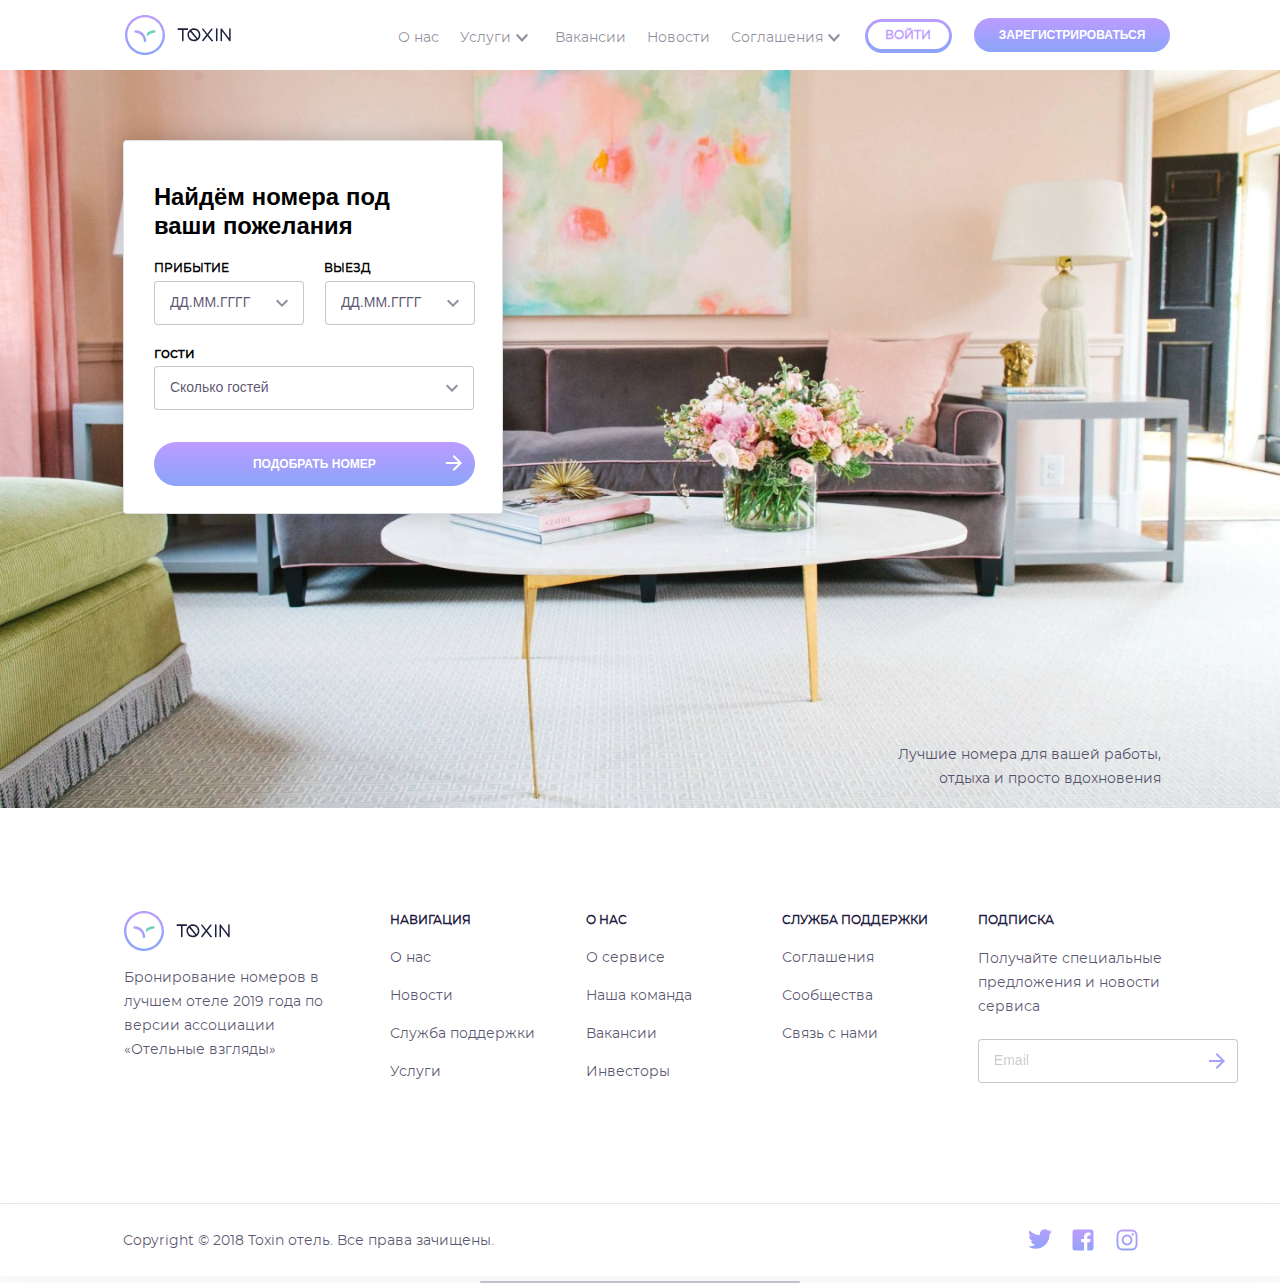
<file: hotel/index.html>
<!DOCTYPE html><html lang="ru"><head><meta charset="utf-8"><link rel="apple-touch-icon" sizes="180x180" href="./favicons/apple-touch-icon.png"><link rel="icon" type="image/png" sizes="42x42" href="./favicons/favicon-32x32.png"><link rel="icon" type="image/png" sizes="16x16" href="./favicons/favicon-16x16.png"><link rel="manifest" href="./favicons/site.webmanifest"><link rel="mask-icon" href="./favicons/safari-pinned-tab.svg" color="#5bbad5"><meta name="msapplication-TileColor" content="#da532c"><meta name="theme-color" content="#ffffff"><title>hotel</title><meta name="viewport" content="width=device-width,initial-scale=1"><link href="./style.css" rel="stylesheet"></head><body><header><nav class="navigation js-navigation"><img class="navigation__logo" src="./files/a540c5af803bb2cb090410e6aa970337.svg" alt="logo"><ul class="navigation__list js-navigation__list"><li class="navigation__item navigation__item_ru"><a class="navigation__link" href="somePage.html">О нас</a></li><li class="navigation__item navigation__item_ru"><a class="navigation__link navigation__link_expand-ru" href="somePage.html">Услуги</a></li><li class="navigation__item navigation__item_ru"><a class="navigation__link" href="somePage.html">Вакансии</a></li><li class="navigation__item navigation__item_ru"><a class="navigation__link" href="somePage.html">Новости</a></li><li class="navigation__item navigation__item_ru"><a class="navigation__link navigation__link_expand-ru" href="somePage.html">Соглашения</a></li></ul><div class="navigation__buttons-wrapper"><div class="buttons"><a class="buttons__with-bordering-link" href="sign-in.html">войти</a></div><div class="buttons buttons_for-navigation"><a class="buttons__full" href="registration.html">зарегистрироваться</a></div><button class="navigation__button-mobile js-navigation__button-mobile"></button></div></nav></header><main class="main-index"><img class="main-index__background" src="./files/e420c259f946657822aba048b42a8123.jpg"><span class="main-index__slogan">Лучшие номера для вашей работы, отдыха и просто вдохновения</span><section class="search-room search-room_absolute"><h2 class="search-room__head">Найдём номера под ваши пожелания</h2><div class="search-room__check"><div class="search-room__label-wrapper"><span class="search-room__label">прибытие</span><span class="search-room__label">выезд</span></div><form class="search-room__form"><label class="form-element form-element form-element_date form-element_for-search"><input class="form-element__field form-element__field_date form-element__field_for-search-in js-form-element__field_for-search-in" type="text" placeholder="дд.мм.гггг"></label><label class="form-element form-element form-element_date form-element_for-search"><input class="form-element__field form-element__field_date form-element__field_for-search-out js-form-element__field_for-search-out" type="text" placeholder="дд.мм.гггг"></label><div class="sum-guests">гости<label class="form-element form-element_dropdown form-element_for-guests"><input class="form-element__field form-element__field_dropdown form-element__field_for-guests js-form-element__field_for-guests" type="text" placeholder="Сколько гостей" readonly></label><div class="sum-guests__popup js-sum-guests__popup sum-guests__popup_hide" tabindex="0"><div class="sum-guests__count-container"><div class="sum-guests__container sum-guests__container_adult js-sum-guests__container_adult"><span class="sum-guests__type-visitors">взрослые</span><div class="sum-guests__number-of-visitors-wrapper"><button class="sum-guests__button sum-guests__button_minus js-sum-guests__button_minus" type="button">-</button><span class="sum-guests__number-of-visitors js-sum-guests__number-of-visitors">0</span><button class="sum-guests__button sum-guests__button_plus js-sum-guests__button_plus" type="button">+</button></div></div><div class="sum-guests__container sum-guests__container_children js-sum-guests__container_children"><span class="sum-guests__type-visitors">дети</span><div class="sum-guests__number-of-visitors-wrapper"><button class="sum-guests__button sum-guests__button_minus js-sum-guests__button_minus" type="button">-</button><span class="sum-guests__number-of-visitors js-sum-guests__number-of-visitors">0</span><button class="sum-guests__button sum-guests__button_plus js-sum-guests__button_plus" type="button">+</button></div></div><div class="sum-guests__container sum-guests__container_babies js-sum-guests__container_babies"><span class="sum-guests__type-visitors">младенцы</span><div class="sum-guests__number-of-visitors-wrapper"><button class="sum-guests__button sum-guests__button_minus js-sum-guests__button_minus" type="button">-</button><span class="sum-guests__number-of-visitors js-sum-guests__number-of-visitors">0</span><button class="sum-guests__button sum-guests__button_plus js-sum-guests__button_plus" type="button">+</button></div></div></div><div class="sum-guests__buttons-footer-container js-sum-guests__buttons-footer-container"><div class="buttons"><button class="buttons__transparent buttons__transparent_clear js-buttons__transparent_clear buttons__transparent_hide">очистить</button></div><div class="buttons"><button class="buttons__transparent buttons__transparent_apply js-buttons__transparent_apply">применить</button></div></div></div></div><div class="buttons buttons_for-search"><button class="buttons__full buttons__full_for-filtering">Подобрать номер</button></div></form></div></section></main><footer class="footer-widget"><div class="footer-widget__logo-wrapper"><img class="footer-widget__logo" src="./files/a540c5af803bb2cb090410e6aa970337.svg" alt="image logo"><p class="footer-widget__description">Бронирование номеров в лучшем отеле 2019 года по версии ассоциации «Отельные взгляды»</p></div><div class="footer-list footer-list_navigation"><h3 class="footer-list__head">навигация</h3><ul class="footer-list__list"><li class="footer-list__item"><a class="footer-list__link" href="page.html">О нас</a></li><li class="footer-list__item"><a class="footer-list__link" href="page.html">Новости</a></li><li class="footer-list__item"><a class="footer-list__link" href="page.html">Служба поддержки</a></li><li class="footer-list__item"><a class="footer-list__link" href="page.html">Услуги</a></li></ul></div><div class="footer-list footer-list_about"><h3 class="footer-list__head">о нас</h3><ul class="footer-list__list"><li class="footer-list__item"><a class="footer-list__link" href="page.html">О сервисе</a></li><li class="footer-list__item"><a class="footer-list__link" href="page.html">Наша команда</a></li><li class="footer-list__item"><a class="footer-list__link" href="page.html">Вакансии</a></li><li class="footer-list__item"><a class="footer-list__link" href="page.html">Инвесторы</a></li></ul></div><div class="footer-list footer-list_support"><h3 class="footer-list__head">Служба поддержки</h3><ul class="footer-list__list"><li class="footer-list__item"><a class="footer-list__link" href="page.html">Соглашения</a></li><li class="footer-list__item"><a class="footer-list__link" href="page.html">Сообщества</a></li><li class="footer-list__item"><a class="footer-list__link" href="page.html">Связь с нами</a></li></ul></div><div class="footer-widget__subscribe-wrapper"><h3 class="footer-widget__subscribe-head">Подписка</h3><div class="footer-widget__subscribe-description">Получайте специальные предложения и новости сервиса</div><label class="form-element form-element_subscription form-element_for-footer-widget"><input class="form-element__field form-element__field_subscription form-element__field_for-footer-widget" type="text" placeholder="Email"></label></div><section class="copyright copyright_footer-widget"><em class="copyright__head">Copyright © 2018 Toxin отель. Все права зачищены.</em><div class="social-buttons social-buttons_for-copyright"><ul class="social-buttons__list"><li class="social-buttons__item social-buttons__item_twitter"><a class="social-buttons__link" href="https://twitter.com"><span class="social-buttons__link-text">twitter</span></a></li><li class="social-buttons__item social-buttons__item_facebook"><a class="social-buttons__link" href="https://www.facebook.com/"><span class="social-buttons__link-text">facebook</span></a></li><li class="social-buttons__item social-buttons__item_instagram"><a class="social-buttons__link" href="https://www.instagram.com"><span class="social-buttons__link-text">instagram</span></a></li></ul></div></section></footer><script type="text/javascript" src="././js/bundle.js"></script></body></html>
</file>
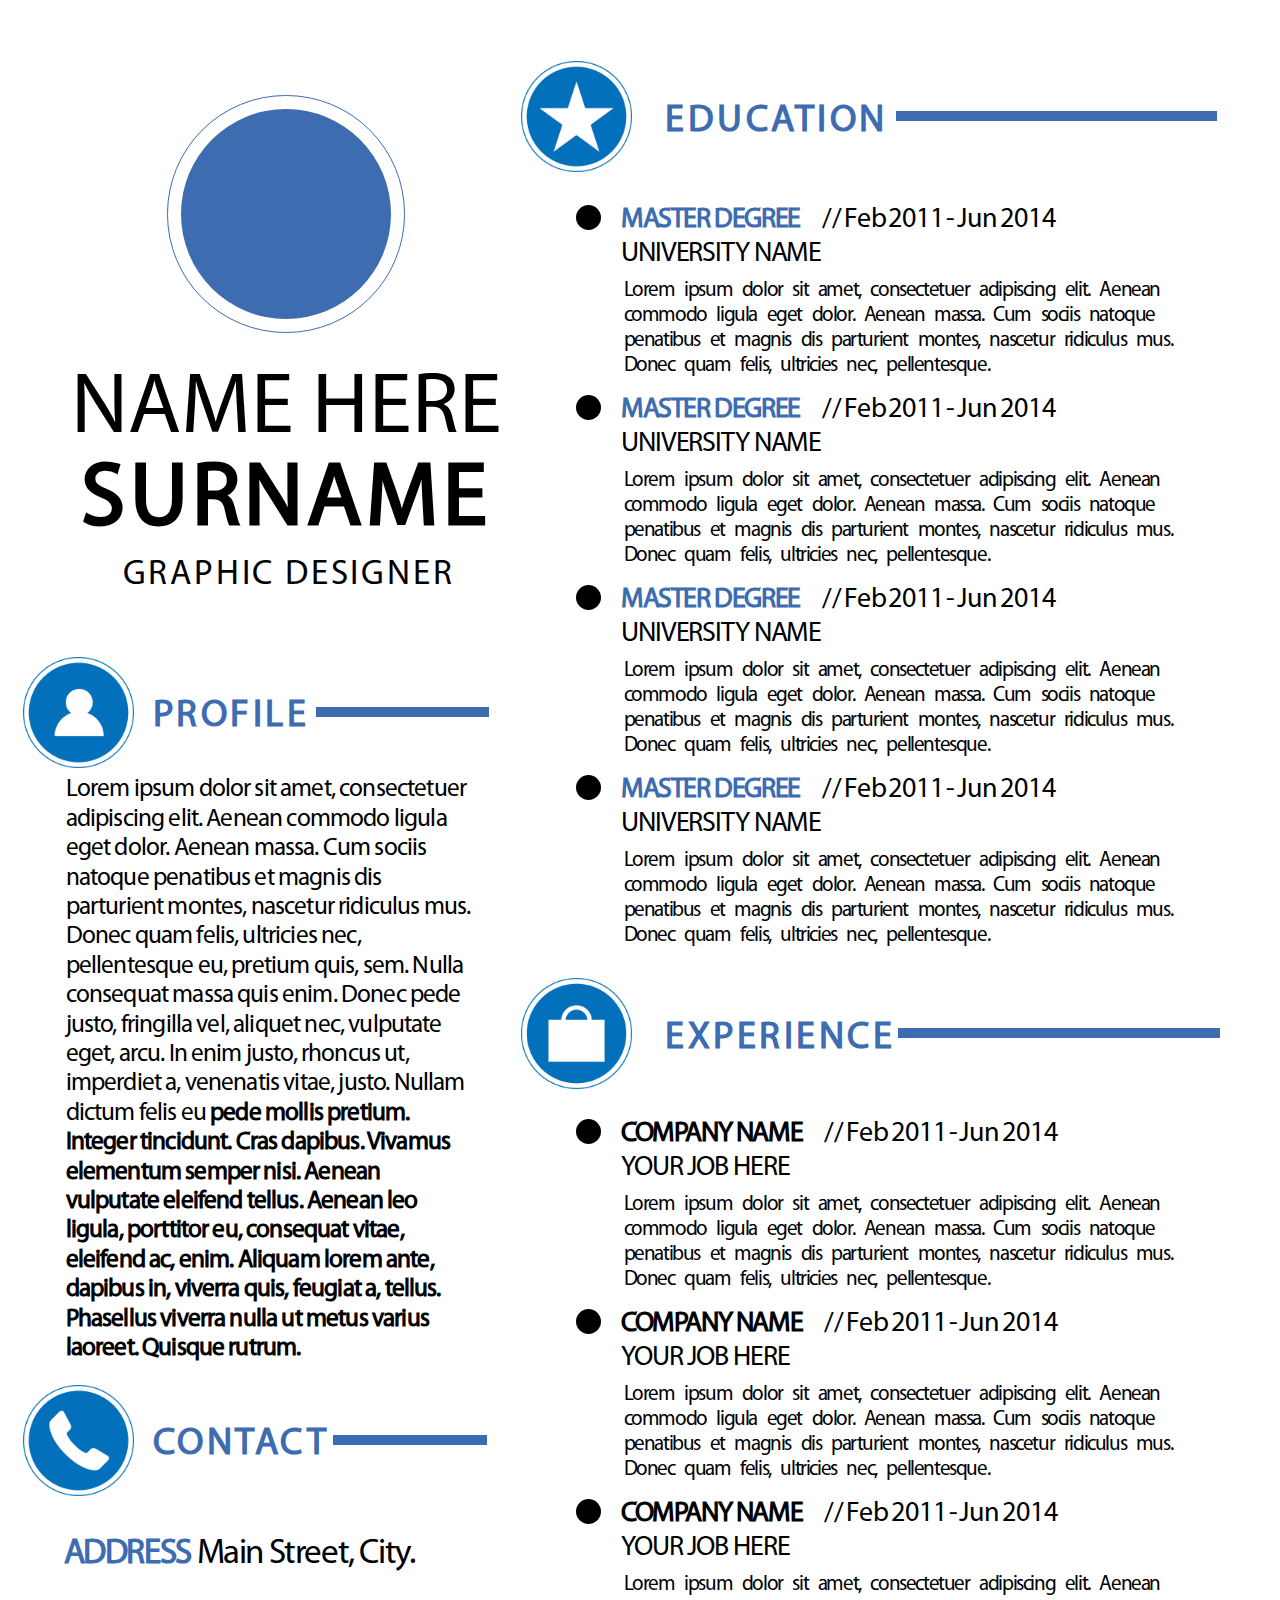
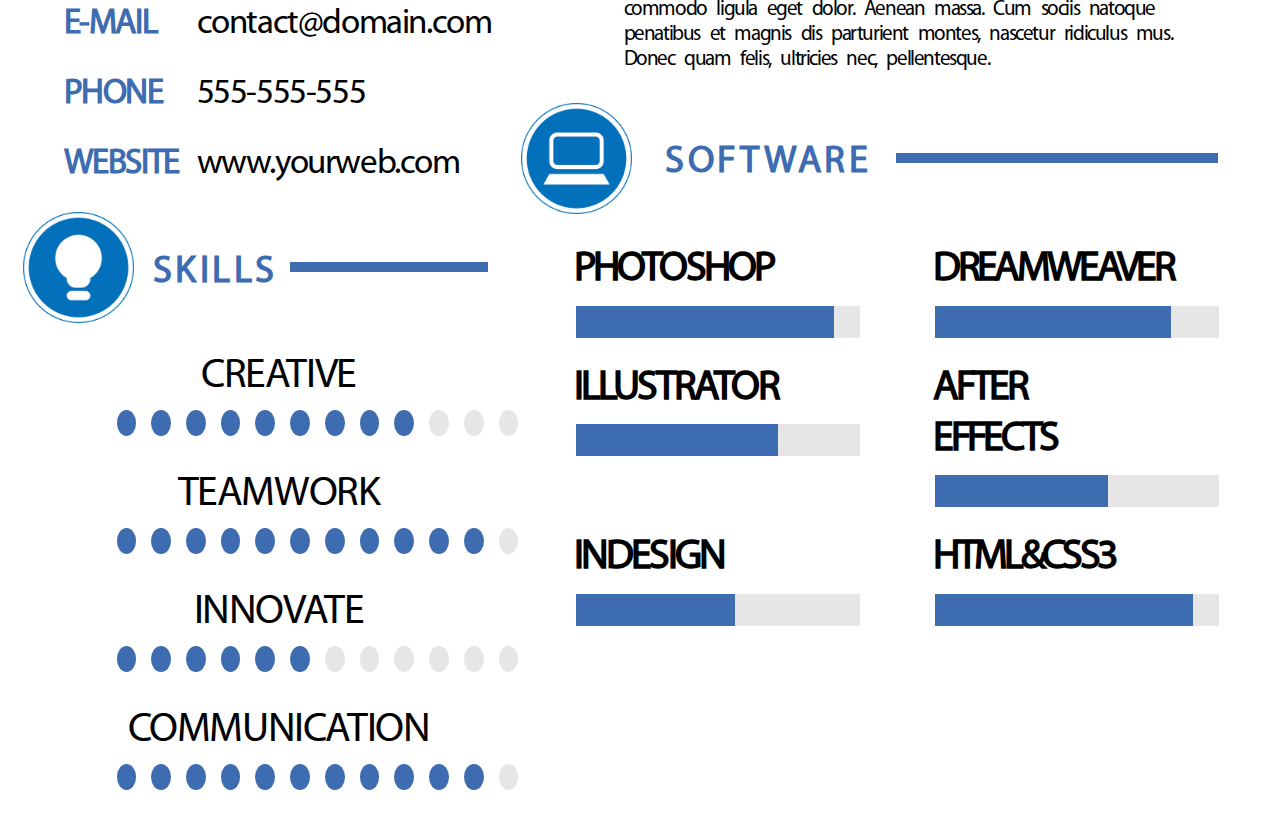
<file: portfolio/index.html>
<!DOCTYPE html><html lang="en"><head><title>Portfolio</title><meta name="viewport" content="width=device-width,initial-scale=1"><link href="main.css" rel="stylesheet"></head><body><div class="container-left"><section class="avatar"><div class="avatar__image"><img></div><span class="avatar__name">Name Here</span><span class="avatar__surname">Surname</span><span class="avatar__profession">Graphic Designer</span></section><section class="profile"><h2 class="head profile__head">profile</h2><p class="profile__paragraph">Lorem ipsum dolor sit amet, consectetuer adipiscing elit. Aenean commodo ligula eget dolor. Aenean massa. Cum sociis natoque penatibus et magnis dis parturient montes, nascetur ridiculus mus. Donec quam felis, ultricies nec, pellentesque eu, pretium quis, sem. Nulla consequat massa quis enim. Donec pede justo, fringilla vel, aliquet nec, vulputate eget, arcu. In enim justo, rhoncus ut, imperdiet a, venenatis vitae, justo. Nullam dictum felis eu<span class="profile__paragraph--bold"> pede mollis pretium. Integer tincidunt. Cras dapibus. Vivamus elementum semper nisi. Aenean vulputate eleifend tellus. Aenean leo ligula, porttitor eu, consequat vitae, eleifend ac, enim. Aliquam lorem ante, dapibus in, viverra quis, feugiat a, tellus. Phasellus viverra nulla ut metus varius laoreet. Quisque rutrum.</span></p></section><section class="contact"><h2 class="head contact__head">contact</h2><div class="contact__container"><div class="contact__name">address</div><div class="contact__description contact__description--address">main street, city.</div></div><div class="contact__container"><div class="contact__name">e-mail</div><div class="contact__description">contact@domain.com</div></div><div class="contact__container"><div class="contact__name">phone</div><div class="contact__description">555-555-555</div></div><div class="contact__container"><div class="contact__name">website</div><div class="contact__description">www.yourweb.com</div></div></section><section class="skills"><h2 class="head skills__head">skills</h2><div class="skills__container"><h4 class="skills__name">creative</h4><ul class="skills__ul skills__ul--creative"><li class="skills__li"></li><li class="skills__li"></li><li class="skills__li"></li><li class="skills__li"></li><li class="skills__li"></li><li class="skills__li"></li><li class="skills__li"></li><li class="skills__li"></li><li class="skills__li"></li><li class="skills__li"></li><li class="skills__li"></li><li class="skills__li"></li></ul><h4 class="skills__name">teamwork</h4><ul class="skills__ul skills__ul--teamwork"><li class="skills__li"></li><li class="skills__li"></li><li class="skills__li"></li><li class="skills__li"></li><li class="skills__li"></li><li class="skills__li"></li><li class="skills__li"></li><li class="skills__li"></li><li class="skills__li"></li><li class="skills__li"></li><li class="skills__li"></li><li class="skills__li"></li></ul><h4 class="skills__name">innovate</h4><ul class="skills__ul skills__ul--innovate"><li class="skills__li"></li><li class="skills__li"></li><li class="skills__li"></li><li class="skills__li"></li><li class="skills__li"></li><li class="skills__li"></li><li class="skills__li"></li><li class="skills__li"></li><li class="skills__li"></li><li class="skills__li"></li><li class="skills__li"></li><li class="skills__li"></li></ul><h4 class="skills__name">communication</h4><ul class="skills__ul skills__ul--communication"><li class="skills__li"></li><li class="skills__li"></li><li class="skills__li"></li><li class="skills__li"></li><li class="skills__li"></li><li class="skills__li"></li><li class="skills__li"></li><li class="skills__li"></li><li class="skills__li"></li><li class="skills__li"></li><li class="skills__li"></li><li class="skills__li"></li></ul></div></section></div><div class="container-right"><section class="education"><h2 class="head education__head">education</h2><div class="head__container"><h3 class="head__degree">master degree</h3><span class="head__date">// feb 2011 - jun 2014</span></div><div class="head__name">university name</div><p class="head__description">Lorem ipsum dolor sit amet, consectetuer adipiscing elit. Aenean commodo ligula eget dolor. Aenean massa. Cum sociis natoque penatibus et magnis dis parturient montes, nascetur ridiculus mus. Donec quam felis, ultricies nec, pellentesque.</p><div class="head__container"><h3 class="head__degree">master degree</h3><span class="head__date">// feb 2011 - jun 2014</span></div><div class="head__name">university name</div><p class="head__description">Lorem ipsum dolor sit amet, consectetuer adipiscing elit. Aenean commodo ligula eget dolor. Aenean massa. Cum sociis natoque penatibus et magnis dis parturient montes, nascetur ridiculus mus. Donec quam felis, ultricies nec, pellentesque.</p><div class="head__container"><h3 class="head__degree">master degree</h3><span class="head__date">// feb 2011 - jun 2014</span></div><div class="head__name">university name</div><p class="head__description">Lorem ipsum dolor sit amet, consectetuer adipiscing elit. Aenean commodo ligula eget dolor. Aenean massa. Cum sociis natoque penatibus et magnis dis parturient montes, nascetur ridiculus mus. Donec quam felis, ultricies nec, pellentesque.</p><div class="head__container"><h3 class="head__degree">master degree</h3><span class="head__date">// feb 2011 - jun 2014</span></div><div class="head__name">university name</div><p class="head__description">Lorem ipsum dolor sit amet, consectetuer adipiscing elit. Aenean commodo ligula eget dolor. Aenean massa. Cum sociis natoque penatibus et magnis dis parturient montes, nascetur ridiculus mus. Donec quam felis, ultricies nec, pellentesque.</p></section><section class="experience"><h2 class="head experience__head">experience</h2><div class="head__container"><h3 class="head__degree">company name</h3><span class="head__date">// feb 2011 - jun 2014</span></div><div class="head__name">your job here</div><p class="head__description">Lorem ipsum dolor sit amet, consectetuer adipiscing elit. Aenean commodo ligula eget dolor. Aenean massa. Cum sociis natoque penatibus et magnis dis parturient montes, nascetur ridiculus mus. Donec quam felis, ultricies nec, pellentesque.</p><div class="head__container"><h3 class="head__degree">company name</h3><span class="head__date">// feb 2011 - jun 2014</span></div><div class="head__name">your job here</div><p class="head__description">Lorem ipsum dolor sit amet, consectetuer adipiscing elit. Aenean commodo ligula eget dolor. Aenean massa. Cum sociis natoque penatibus et magnis dis parturient montes, nascetur ridiculus mus. Donec quam felis, ultricies nec, pellentesque.</p><div class="head__container"><h3 class="head__degree">company name</h3><span class="head__date">// feb 2011 - jun 2014</span></div><div class="head__name">your job here</div><p class="head__description">Lorem ipsum dolor sit amet, consectetuer adipiscing elit. Aenean commodo ligula eget dolor. Aenean massa. Cum sociis natoque penatibus et magnis dis parturient montes, nascetur ridiculus mus. Donec quam felis, ultricies nec, pellentesque.</p></section><section class="software"><h2 class="head software__head">software</h2><div class="software__container"><h4 class="software__name">photoshop<div class="software__bar"></div></h4><h4 class="software__name">dreamweaver<div class="software__bar"></div></h4><h4 class="software__name">illustrator<div class="software__bar"></div></h4><h4 class="software__name">after effects<div class="software__bar"></div></h4><h4 class="software__name">indesign<div class="software__bar"></div></h4><h4 class="software__name">html&amp;css3<div class="software__bar"></div></h4></div></section></div><script type="text/javascript" src="js/bundle.js"></script></body></html>
</file>
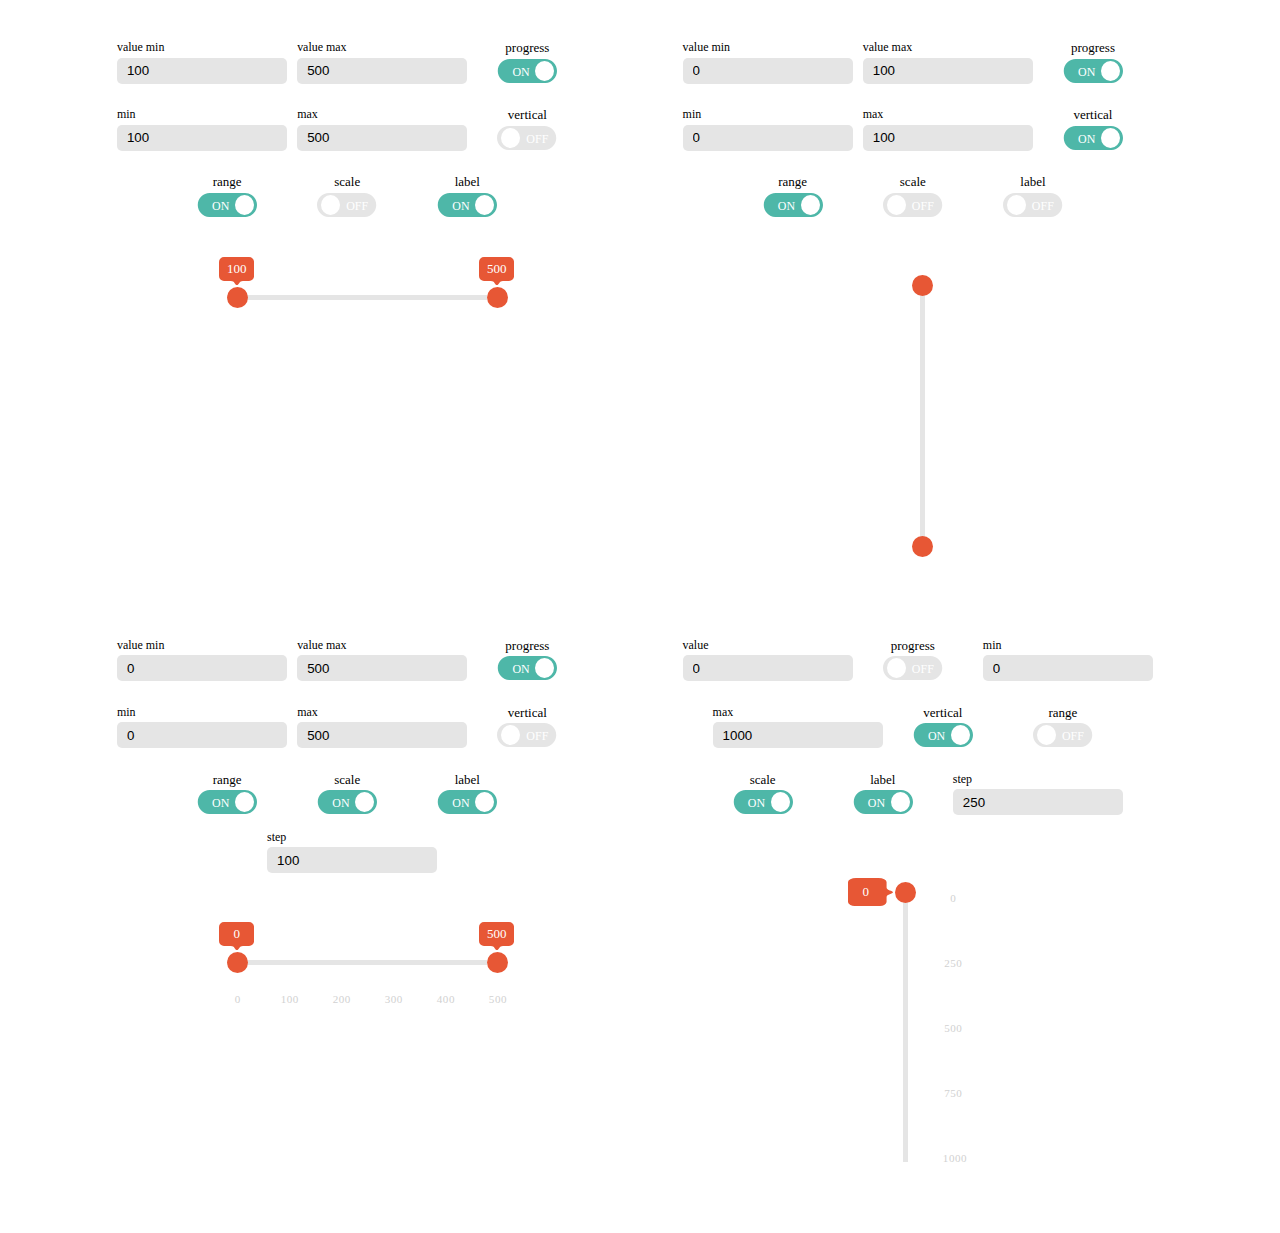
<file: slider/index.html>
<!DOCTYPE html><html lang="en"><head><meta charset="utf-8"><title>slider</title><meta name="viewport" content="width=device-width,initial-scale=1"><link href="././style.css" rel="stylesheet"></head><body><main class="index"><div class="index__wrapper js-index__wrapper"><form class="demo js-demo"></form></div><div class="index__wrapper js-index__wrapper"><form class="demo js-demo"></form></div><div class="index__wrapper js-index__wrapper"><form class="demo js-demo"></form></div><div class="index__wrapper js-index__wrapper"><form class="demo js-demo"></form></div></main><script type="text/javascript" src="././js/bundle.js"></script></body></html>
</file>
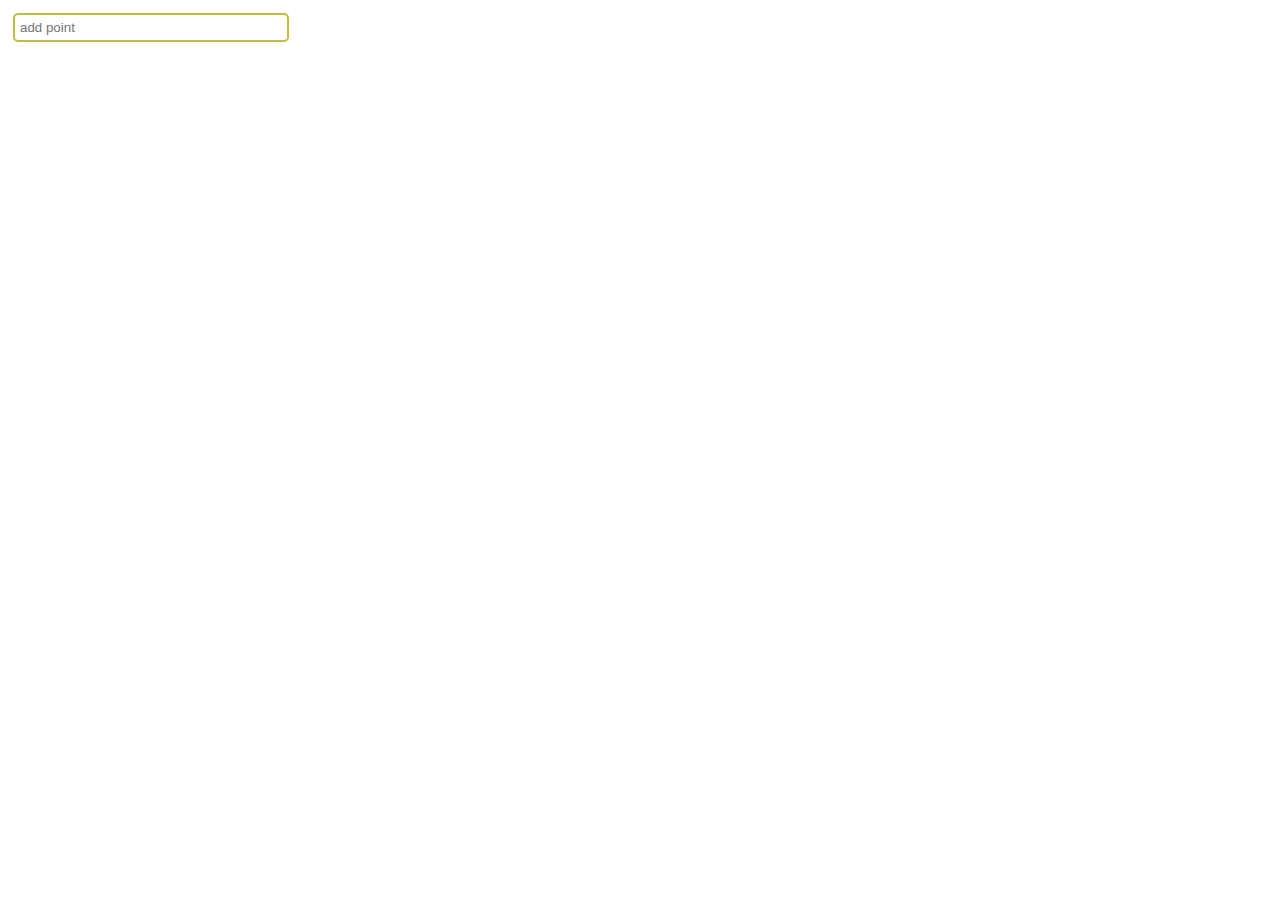
<file: task-map/index.html>
<!doctype html><html lang="en"><head><meta charset="utf-8"/><link rel="shortcut icon" href="./favicon.ico"/><meta name="viewport" content="width=device-width,initial-scale=1,shrink-to-fit=no"/><script src="https://api-maps.yandex.ru/2.1/?apikey=d659a4d9-8abd-480f-a0e6-551e9f5438c0&lang=en_US" type="text/javascript"></script><meta name="theme-color" content="#000000"/><title>Task-map App</title><link href="./static/css/main.259ea584.chunk.css" rel="stylesheet"></head><body><noscript>You need to enable JavaScript to run this app.</noscript><div id="root"></div><script>!function(l){function e(e){for(var r,t,n=e[0],o=e[1],u=e[2],f=0,i=[];f<n.length;f++)t=n[f],p[t]&&i.push(p[t][0]),p[t]=0;for(r in o)Object.prototype.hasOwnProperty.call(o,r)&&(l[r]=o[r]);for(s&&s(e);i.length;)i.shift()();return c.push.apply(c,u||[]),a()}function a(){for(var e,r=0;r<c.length;r++){for(var t=c[r],n=!0,o=1;o<t.length;o++){var u=t[o];0!==p[u]&&(n=!1)}n&&(c.splice(r--,1),e=f(f.s=t[0]))}return e}var t={},p={1:0},c=[];function f(e){if(t[e])return t[e].exports;var r=t[e]={i:e,l:!1,exports:{}};return l[e].call(r.exports,r,r.exports,f),r.l=!0,r.exports}f.m=l,f.c=t,f.d=function(e,r,t){f.o(e,r)||Object.defineProperty(e,r,{enumerable:!0,get:t})},f.r=function(e){"undefined"!=typeof Symbol&&Symbol.toStringTag&&Object.defineProperty(e,Symbol.toStringTag,{value:"Module"}),Object.defineProperty(e,"__esModule",{value:!0})},f.t=function(r,e){if(1&e&&(r=f(r)),8&e)return r;if(4&e&&"object"==typeof r&&r&&r.__esModule)return r;var t=Object.create(null);if(f.r(t),Object.defineProperty(t,"default",{enumerable:!0,value:r}),2&e&&"string"!=typeof r)for(var n in r)f.d(t,n,function(e){return r[e]}.bind(null,n));return t},f.n=function(e){var r=e&&e.__esModule?function(){return e.default}:function(){return e};return f.d(r,"a",r),r},f.o=function(e,r){return Object.prototype.hasOwnProperty.call(e,r)},f.p="./";var r=window.webpackJsonp=window.webpackJsonp||[],n=r.push.bind(r);r.push=e,r=r.slice();for(var o=0;o<r.length;o++)e(r[o]);var s=n;a()}([])</script><script src="./static/js/2.de45fc82.chunk.js"></script><script src="./static/js/main.3ad96f42.chunk.js"></script></body></html>
</file>
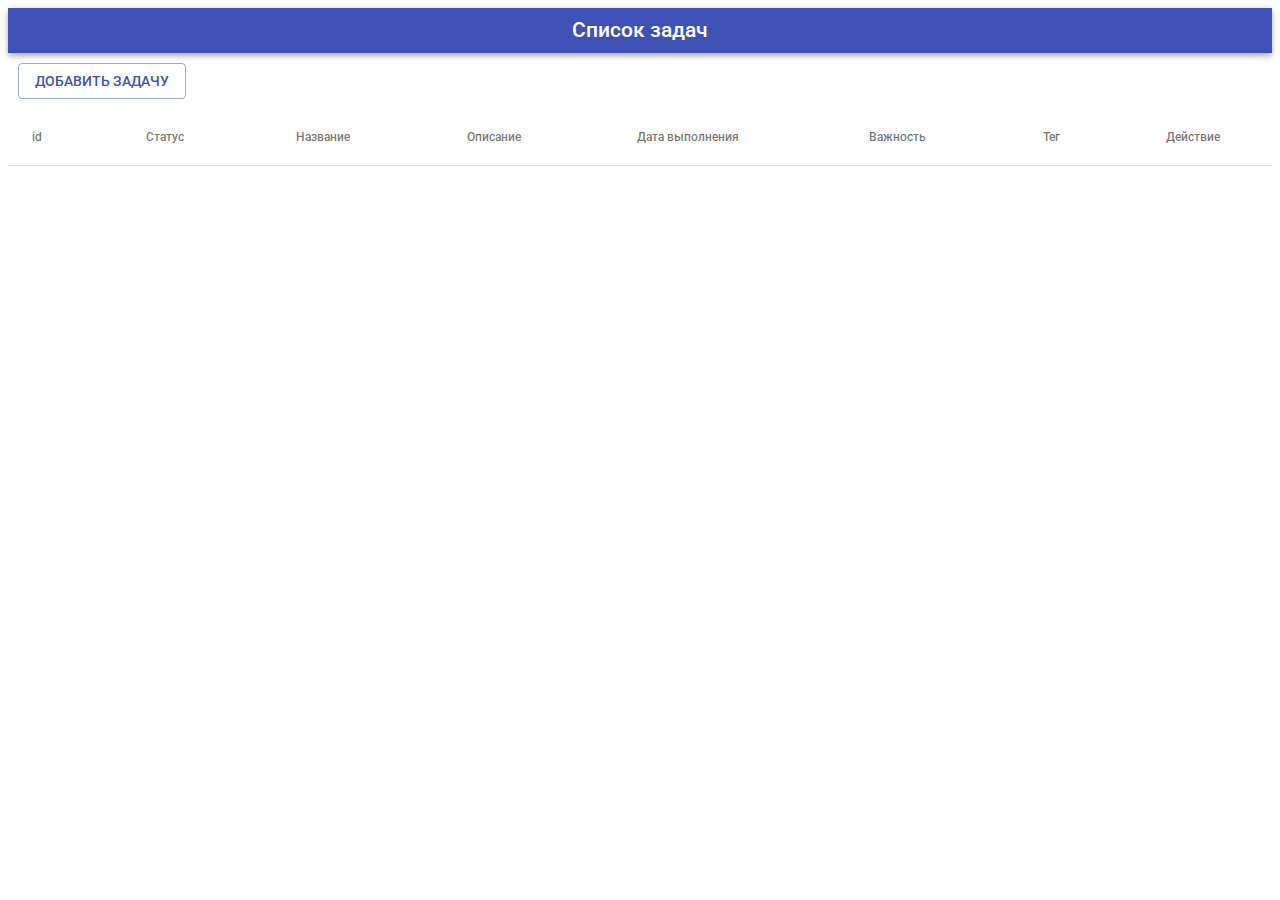
<file: todo/index.html>
<!doctype html><html lang="en"><head><meta charset="utf-8"/><meta name="viewport" content="width=device-width,initial-scale=1,shrink-to-fit=no"/><link rel="stylesheet" href="https://fonts.googleapis.com/css?family=Roboto:300,400,500"><title>Todo</title></head><body><noscript>You need to enable JavaScript to run this app.</noscript><div id="root"></div><script>!function(l){function e(e){for(var r,t,n=e[0],o=e[1],u=e[2],f=0,i=[];f<n.length;f++)t=n[f],p[t]&&i.push(p[t][0]),p[t]=0;for(r in o)Object.prototype.hasOwnProperty.call(o,r)&&(l[r]=o[r]);for(s&&s(e);i.length;)i.shift()();return c.push.apply(c,u||[]),a()}function a(){for(var e,r=0;r<c.length;r++){for(var t=c[r],n=!0,o=1;o<t.length;o++){var u=t[o];0!==p[u]&&(n=!1)}n&&(c.splice(r--,1),e=f(f.s=t[0]))}return e}var t={},p={1:0},c=[];function f(e){if(t[e])return t[e].exports;var r=t[e]={i:e,l:!1,exports:{}};return l[e].call(r.exports,r,r.exports,f),r.l=!0,r.exports}f.m=l,f.c=t,f.d=function(e,r,t){f.o(e,r)||Object.defineProperty(e,r,{enumerable:!0,get:t})},f.r=function(e){"undefined"!=typeof Symbol&&Symbol.toStringTag&&Object.defineProperty(e,Symbol.toStringTag,{value:"Module"}),Object.defineProperty(e,"__esModule",{value:!0})},f.t=function(r,e){if(1&e&&(r=f(r)),8&e)return r;if(4&e&&"object"==typeof r&&r&&r.__esModule)return r;var t=Object.create(null);if(f.r(t),Object.defineProperty(t,"default",{enumerable:!0,value:r}),2&e&&"string"!=typeof r)for(var n in r)f.d(t,n,function(e){return r[e]}.bind(null,n));return t},f.n=function(e){var r=e&&e.__esModule?function(){return e.default}:function(){return e};return f.d(r,"a",r),r},f.o=function(e,r){return Object.prototype.hasOwnProperty.call(e,r)},f.p="./";var r=window.webpackJsonp=window.webpackJsonp||[],n=r.push.bind(r);r.push=e,r=r.slice();for(var o=0;o<r.length;o++)e(r[o]);var s=n;a()}([])</script><script src="./static/js/2.224d3194.chunk.js"></script><script src="./static/js/main.159ec0f7.chunk.js"></script></body></html>
</file>
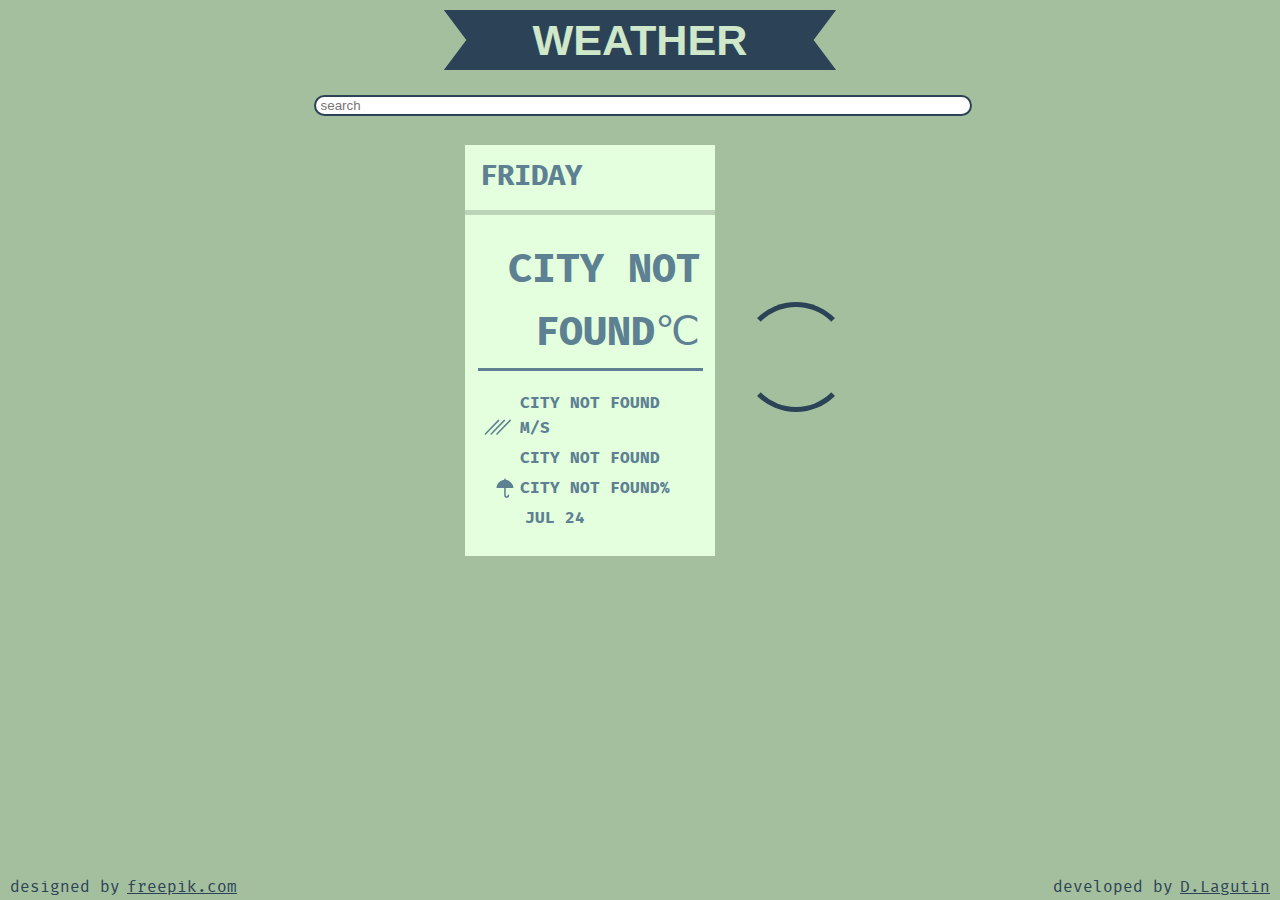
<file: weather/index.html>
<!doctype html><html lang="en"><head><meta charset="utf-8"/><meta name="viewport" content="width=device-width,initial-scale=1,shrink-to-fit=no"/><meta name="theme-color" content="#000000"/><script src="https://api-maps.yandex.ru/2.1/?apikey=256272e7-641a-4b6f-b591-57f67ef723a3&lang=ru_RU" type="text/javascript"></script><link rel="manifest" href="./manifest.json"/><title>Weather</title><link href="./static/css/main.ff9e9b9f.chunk.css" rel="stylesheet"></head><body><noscript>You need to enable JavaScript to run this app.</noscript><div id="root"></div><script>!function(l){function e(e){for(var r,t,n=e[0],o=e[1],u=e[2],f=0,i=[];f<n.length;f++)t=n[f],p[t]&&i.push(p[t][0]),p[t]=0;for(r in o)Object.prototype.hasOwnProperty.call(o,r)&&(l[r]=o[r]);for(s&&s(e);i.length;)i.shift()();return c.push.apply(c,u||[]),a()}function a(){for(var e,r=0;r<c.length;r++){for(var t=c[r],n=!0,o=1;o<t.length;o++){var u=t[o];0!==p[u]&&(n=!1)}n&&(c.splice(r--,1),e=f(f.s=t[0]))}return e}var t={},p={2:0},c=[];function f(e){if(t[e])return t[e].exports;var r=t[e]={i:e,l:!1,exports:{}};return l[e].call(r.exports,r,r.exports,f),r.l=!0,r.exports}f.m=l,f.c=t,f.d=function(e,r,t){f.o(e,r)||Object.defineProperty(e,r,{enumerable:!0,get:t})},f.r=function(e){"undefined"!=typeof Symbol&&Symbol.toStringTag&&Object.defineProperty(e,Symbol.toStringTag,{value:"Module"}),Object.defineProperty(e,"__esModule",{value:!0})},f.t=function(r,e){if(1&e&&(r=f(r)),8&e)return r;if(4&e&&"object"==typeof r&&r&&r.__esModule)return r;var t=Object.create(null);if(f.r(t),Object.defineProperty(t,"default",{enumerable:!0,value:r}),2&e&&"string"!=typeof r)for(var n in r)f.d(t,n,function(e){return r[e]}.bind(null,n));return t},f.n=function(e){var r=e&&e.__esModule?function(){return e.default}:function(){return e};return f.d(r,"a",r),r},f.o=function(e,r){return Object.prototype.hasOwnProperty.call(e,r)},f.p="./";var r=window.webpackJsonp=window.webpackJsonp||[],n=r.push.bind(r);r.push=e,r=r.slice();for(var o=0;o<r.length;o++)e(r[o]);var s=n;a()}([])</script><script src="./static/js/1.5b8f5292.chunk.js"></script><script src="./static/js/main.c6562b8a.chunk.js"></script></body></html>
</file>
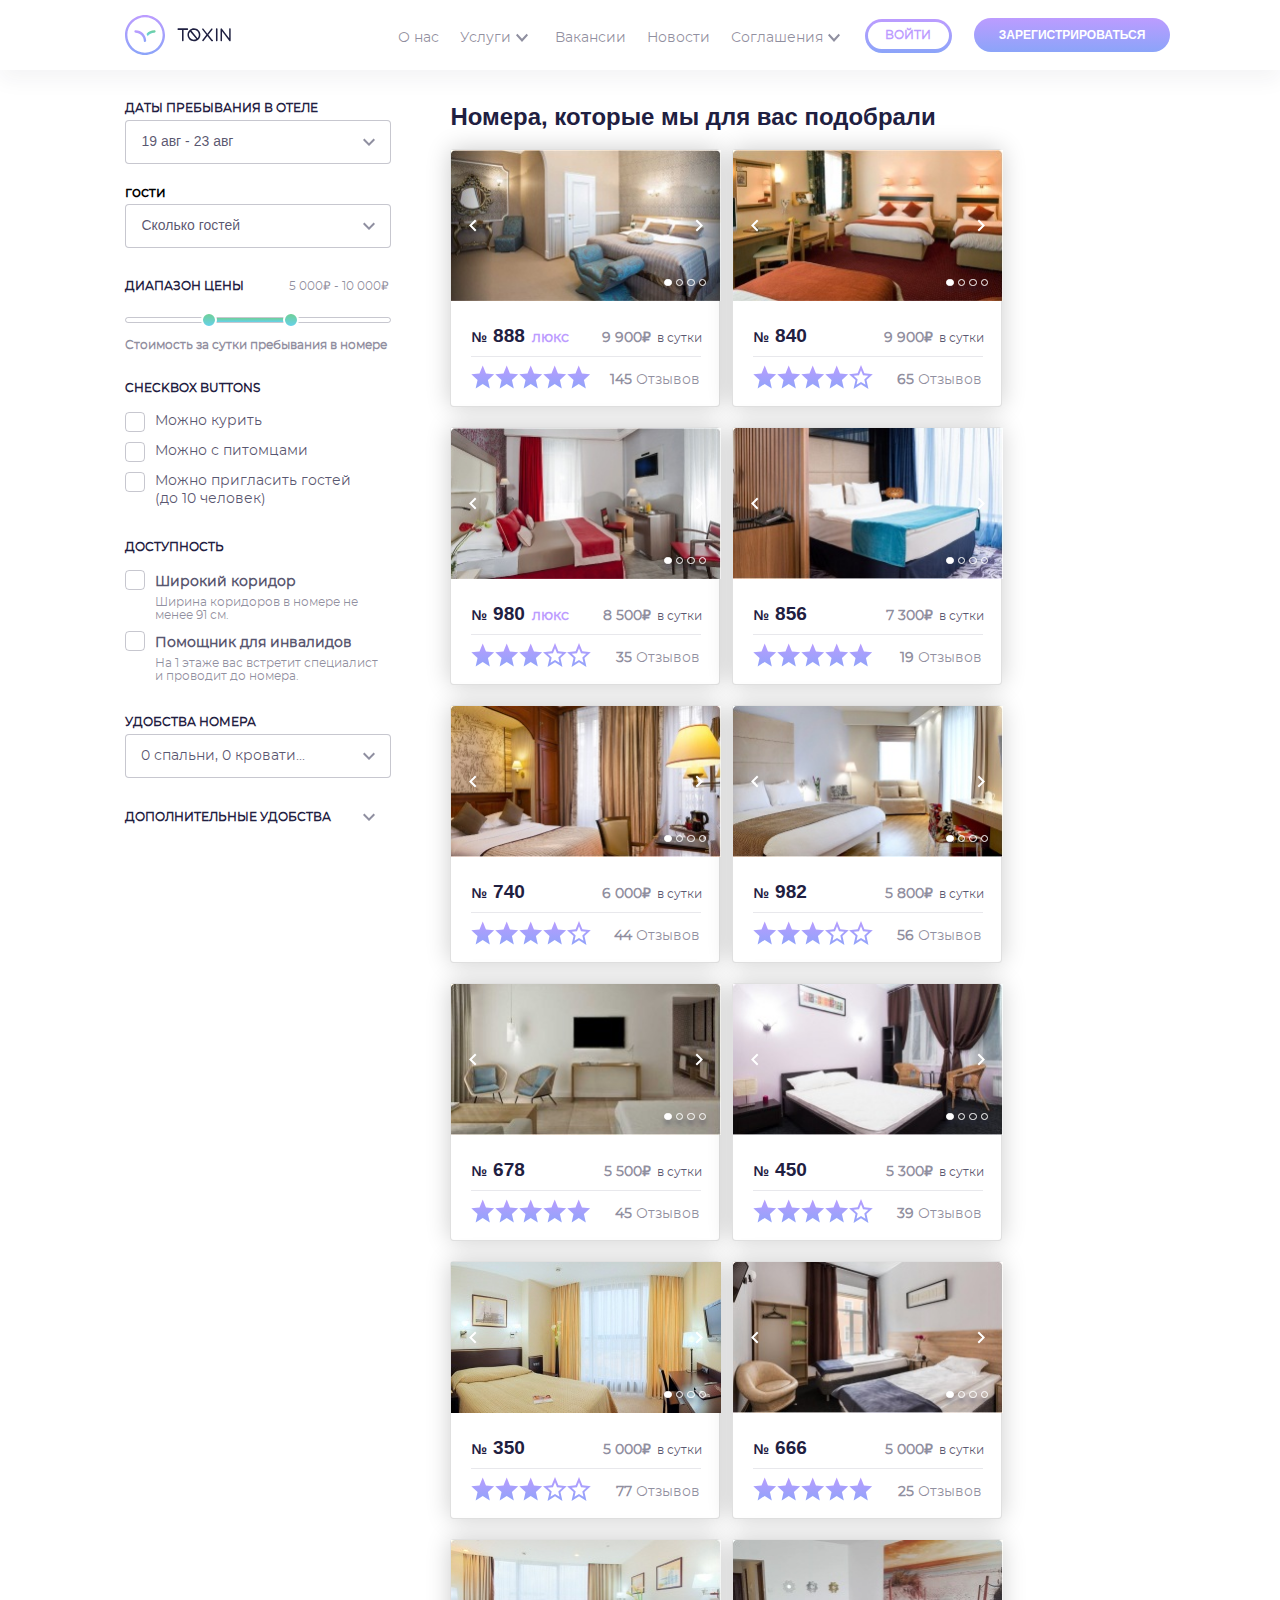
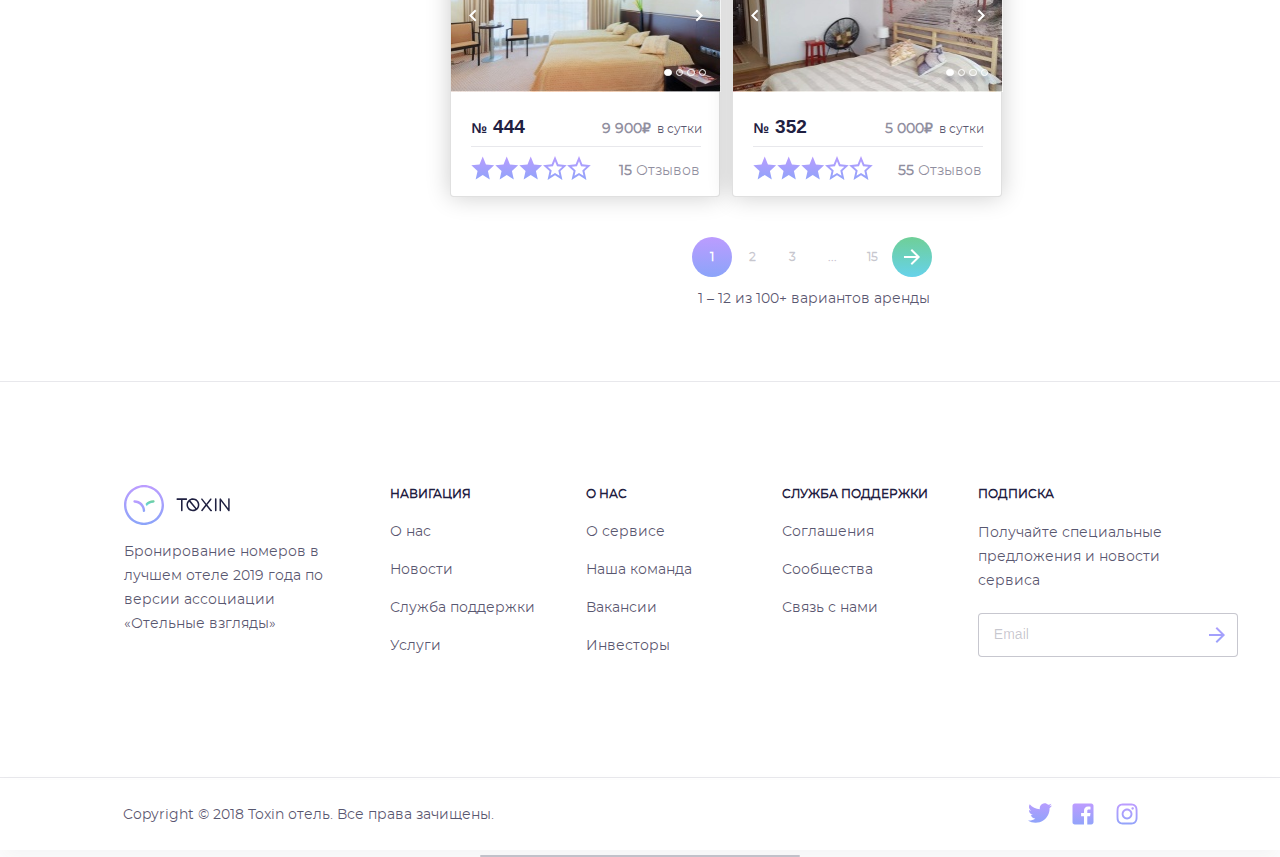
<file: hotel/filter.html>
<!DOCTYPE html><html lang="en"><head><meta charset="utf-8"><link rel="apple-touch-icon" sizes="180x180" href="./favicons/apple-touch-icon.png"><link rel="icon" type="image/png" sizes="32x32" href="./favicons/favicon-32x32.png"><link rel="icon" type="image/png" sizes="16x16" href="./favicons/favicon-16x16.png"><link rel="manifest" href="./favicons/site.webmanifest"><link rel="mask-icon" href="./favicons/safari-pinned-tab.svg" color="#5bbad5"><meta name="msapplication-TileColor" content="#da532c"><meta name="theme-color" content="#ffffff"><title>hotel</title><meta name="viewport" content="width=device-width,initial-scale=1"><link href="./style.css" rel="stylesheet"></head><body><header class="main-filter__header"><nav class="navigation js-navigation"><img class="navigation__logo" src="./files/a540c5af803bb2cb090410e6aa970337.svg" alt="logo"><ul class="navigation__list js-navigation__list"><li class="navigation__item navigation__item_ru"><a class="navigation__link" href="somePage.html">О нас</a></li><li class="navigation__item navigation__item_ru"><a class="navigation__link navigation__link_expand-ru" href="somePage.html">Услуги</a></li><li class="navigation__item navigation__item_ru"><a class="navigation__link" href="somePage.html">Вакансии</a></li><li class="navigation__item navigation__item_ru"><a class="navigation__link" href="somePage.html">Новости</a></li><li class="navigation__item navigation__item_ru"><a class="navigation__link navigation__link_expand-ru" href="somePage.html">Соглашения</a></li></ul><div class="navigation__buttons-wrapper"><div class="buttons"><a class="buttons__with-bordering-link" href="sign-in.html">войти</a></div><div class="buttons buttons_for-navigation"><a class="buttons__full" href="registration.html">зарегистрироваться</a></div><button class="navigation__button-mobile js-navigation__button-mobile"></button></div></nav></header><main class="main-filter"><section class="side-panel"><div class="side-panel__slogan">даты пребывания в отеле</div><form class="side-panel__form"><label class="form-element form-element_dropdown"><input class="form-element__field form-element__field_dropdown form-element__field_for-datepicker-range js-form-element__field_for-datepicker-range" type="text" placeholder="19 авг - 23 авг" readonly></label><label class="form-element form-element_dropdown form-element_for-hide-datepicker"><input class="form-element__field form-element__field_dropdown form-element__field_for-hide-datepicker js-form-element__field_for-hide-datepicker" type="text" placeholder="19 авг - 23 авг" readonly></label><div class="sum-guests sum-guests_for-filter">гости<label class="form-element form-element_dropdown form-element_for-filter"><input class="form-element__field form-element__field_dropdown form-element__field_for-filter js-form-element__field_for-guests" type="text" placeholder="Сколько гостей" readonly></label><div class="sum-guests__popup js-sum-guests__popup sum-guests__popup_hide" tabindex="0"><div class="sum-guests__count-container"><div class="sum-guests__container sum-guests__container_adult js-sum-guests__container_adult"><span class="sum-guests__type-visitors">взрослые</span><div class="sum-guests__number-of-visitors-wrapper"><button class="sum-guests__button sum-guests__button_minus js-sum-guests__button_minus" type="button">-</button><span class="sum-guests__number-of-visitors js-sum-guests__number-of-visitors">0</span><button class="sum-guests__button sum-guests__button_plus js-sum-guests__button_plus" type="button">+</button></div></div><div class="sum-guests__container sum-guests__container_children js-sum-guests__container_children"><span class="sum-guests__type-visitors">дети</span><div class="sum-guests__number-of-visitors-wrapper"><button class="sum-guests__button sum-guests__button_minus js-sum-guests__button_minus" type="button">-</button><span class="sum-guests__number-of-visitors js-sum-guests__number-of-visitors">0</span><button class="sum-guests__button sum-guests__button_plus js-sum-guests__button_plus" type="button">+</button></div></div><div class="sum-guests__container sum-guests__container_babies js-sum-guests__container_babies"><span class="sum-guests__type-visitors">младенцы</span><div class="sum-guests__number-of-visitors-wrapper"><button class="sum-guests__button sum-guests__button_minus js-sum-guests__button_minus" type="button">-</button><span class="sum-guests__number-of-visitors js-sum-guests__number-of-visitors">0</span><button class="sum-guests__button sum-guests__button_plus js-sum-guests__button_plus" type="button">+</button></div></div></div><div class="sum-guests__buttons-footer-container js-sum-guests__buttons-footer-container"><div class="buttons"><button class="buttons__transparent buttons__transparent_clear js-buttons__transparent_clear buttons__transparent_hide">очистить</button></div><div class="buttons"><button class="buttons__transparent buttons__transparent_apply js-buttons__transparent_apply">применить</button></div></div></div></div><div class="side-panel__slogan side-panel__slogan_range">диапазон цены</div><span class="ui-slider ui-slider_for-side-panel"><div class="ui-slider__label js-ui-slider__label">5 000&#8381; - 10 000&#8381;</div><div class="ui-slider__range js-ui-slider__range"></div></span><div class="side-panel__range-reference">Стоимость за сутки пребывания в номере</div><div class="side-panel__slogan side-panel__slogan_checkbox">Checkbox Buttons</div><div class="checkbox checkbox_for-side-panel"><input class="checkbox__field" type="checkbox" id="field-checkbox-0"><label class="checkbox__mark" for="field-checkbox-0">Можно курить</label><input class="checkbox__field" type="checkbox" id="field-checkbox-1"><label class="checkbox__mark" for="field-checkbox-1">Можно с питомцами</label><input class="checkbox__field" type="checkbox" id="field-checkbox-2"><label class="checkbox__mark" for="field-checkbox-2">Можно пригласить гостей (до 10 человек)</label></div><div class="side-panel__slogan side-panel__slogan_checkbox-rich">доступность</div><div class="checkbox checkbox_for-side-panel"><input class="checkbox__field" type="checkbox" id="field-checkbox-rich-0"><label class="checkbox__mark checkbox__mark_rich" for="field-checkbox-rich-0">Широкий коридор<span class="checkbox__description">Ширина коридоров в номере не менее 91 см.</span></label><input class="checkbox__field" type="checkbox" id="field-checkbox-rich-1"><label class="checkbox__mark checkbox__mark_rich" for="field-checkbox-rich-1">Помощник для инвалидов<span class="checkbox__description">На 1 этаже вас встретит специалист  и проводит до номера.</span></label></div><div class="side-panel__slogan side-panel__slogan_rooms">удобства номера</div><div class="sum-rooms js-sum-rooms"><label class="form-element form-element_dropdown"><input class="form-element__field form-element__field_dropdown form-element__field_for-rooms js-form-element__field_for-rooms" type="text" placeholder="0 спальни, 0 кровати..." readonly></label><div class="sum-rooms__popup js-sum-rooms__popup sum-rooms__popup_hide" tabindex="0"><div class="sum-rooms__count-container"></div><div class="sum-rooms__container"><span class="sum-rooms__type-visitors">спальни</span><div class="sum-rooms__number-of-visitors-wrapper"><button class="sum-rooms__button sum-rooms__button_minus js-sum-rooms__button_minus" type="button">-</button><span class="sum-rooms__number-of-visitors js-sum-rooms__number-of-visitors sum-rooms__number-of-visitors_bedroom js-sum-rooms__number-of-visitors_bedroom">0</span><button class="sum-rooms__button sum-rooms__button_plus js-sum-rooms__button_plus" type="button">+</button></div></div><div class="sum-rooms__container"><span class="sum-rooms__type-visitors">кровати</span><div class="sum-rooms__number-of-visitors-wrapper"><button class="sum-rooms__button sum-rooms__button_minus js-sum-rooms__button_minus" type="button">-</button><span class="sum-rooms__number-of-visitors js-sum-rooms__number-of-visitors sum-rooms__number-of-visitors_beds js-sum-rooms__number-of-visitors_beds">0</span><button class="sum-rooms__button sum-rooms__button_plus js-sum-rooms__button_plus" type="button">+</button></div></div><div class="sum-rooms__container"><span class="sum-rooms__type-visitors">ванные комнаты</span><div class="sum-rooms__number-of-visitors-wrapper"><button class="sum-rooms__button sum-rooms__button_minus js-sum-rooms__button_minus" type="button">-</button><span class="sum-rooms__number-of-visitors js-sum-rooms__number-of-visitors sum-rooms__number-of-visitors_bathroom js-sum-rooms__number-of-visitors_bathroom">0</span><button class="sum-rooms__button sum-rooms__button_plus js-sum-rooms__button_plus" type="button">+</button></div></div></div></div><div class="checkbox checkbox_for-side-panel"><h3 class="checkbox__head js-checkbox__head">дополнительные удобства</h3><div class="checkbox__wrapper js-checkbox__wrapper checkbox__wrapper_hide" id="checkbox-expandable-wrapper"><input class="checkbox__field" type="checkbox" id="field-checkbox-expandable-0"><label class="checkbox__mark" for="field-checkbox-expandable-0">Завтрак</label><input class="checkbox__field" type="checkbox" id="field-checkbox-expandable-1"><label class="checkbox__mark" for="field-checkbox-expandable-1">Письменный стол</label><input class="checkbox__field" type="checkbox" id="field-checkbox-expandable-2"><label class="checkbox__mark" for="field-checkbox-expandable-2">Стул для кормления</label><input class="checkbox__field" type="checkbox" id="field-checkbox-expandable-3"><label class="checkbox__mark" for="field-checkbox-expandable-3">Кроватка</label><input class="checkbox__field" type="checkbox" id="field-checkbox-expandable-4"><label class="checkbox__mark" for="field-checkbox-expandable-4">Телевизор</label><input class="checkbox__field" type="checkbox" id="field-checkbox-expandable-5"><label class="checkbox__mark" for="field-checkbox-expandable-5">Шампунь</label><input class="checkbox__field" type="checkbox" id="field-checkbox-expandable-6"><label class="checkbox__mark" for="field-checkbox-expandable-6">Телевизор</label><input class="checkbox__field" type="checkbox" id="field-checkbox-expandable-7"><label class="checkbox__mark" for="field-checkbox-expandable-7">Шампунь</label></div></div></form></section><section class="main-filter__rooms"><h1 class="main-filter__rooms-head">Номера, которые мы для вас подобрали</h1><div class="card-room js-card-room card-room_for-filter"><div class="card-room__wrapper"><div class="card-room__image-wrapper"><img class="card-room__image js-card-room__image" src="./files/fa43af423357eecbcc88193c9363f377.jpg" alt="room image"><img class="card-room__image js-card-room__image card-room__image_hide" src="./files/694e6b4c2cf1ed4f4e00fee035f63d9b.jpg" alt="room image"><img class="card-room__image js-card-room__image card-room__image_hide" src="./files/450ee6fa2113d7175bc2d032928e29d8.jpg" alt="room image"><img class="card-room__image js-card-room__image card-room__image_hide" src="./files/c963c105c0a181338d5df26ca3da1bee.jpg" alt="room image"></div><form class="card-room__form js-card-room__form" autocomplete="off"><label class="card-room__mark"><input class="card-room__radio js-card-room__radio" type="radio" name="room-radio-name" checked></label><label class="card-room__mark"><input class="card-room__radio js-card-room__radio" type="radio" name="room-radio-name"></label><label class="card-room__mark"><input class="card-room__radio js-card-room__radio" type="radio" name="room-radio-name"></label><label class="card-room__mark"><input class="card-room__radio js-card-room__radio" type="radio" name="room-radio-name"></label></form><div class="card-room__arrows-wrapper"><button class="card-room__arrow card-room__arrow_prev js-card-room__arrow_prev"></button><button class="card-room__arrow card-room__arrow_next js-card-room__arrow_next"></button></div></div><div class="card-room__number-room-wrapper"><span class="card-room__number-mark">№</span><span class="card-room__number">888</span><span class="card-room__type-room">люкс</span></div><div class="card-room__price-wrapper"><span class="card-room__price">9 900&#8381;</span><span class="card-room__periodicity">в сутки</span></div><div class="rate rate_for-card-room"><img class="rate__img" src="./files/7b9be4f6e956c56578ca8a96008a02ef.svg" alt="image star"><img class="rate__img" src="./files/7b9be4f6e956c56578ca8a96008a02ef.svg" alt="image star"><img class="rate__img" src="./files/7b9be4f6e956c56578ca8a96008a02ef.svg" alt="image star"><img class="rate__img" src="./files/7b9be4f6e956c56578ca8a96008a02ef.svg" alt="image star"><img class="rate__img" src="./files/7b9be4f6e956c56578ca8a96008a02ef.svg" alt="image star"></div><div class="card-room__number-review">145<span class="card-room__number-review-word">Отзывов</span></div></div><div class="card-room js-card-room card-room_for-filter"><div class="card-room__wrapper"><div class="card-room__image-wrapper"><img class="card-room__image js-card-room__image" src="./files/82f5fe60185ed5c0ac2fcfb762a90fc9.jpg" alt="room image"><img class="card-room__image js-card-room__image card-room__image_hide" src="./files/694e6b4c2cf1ed4f4e00fee035f63d9b.jpg" alt="room image"><img class="card-room__image js-card-room__image card-room__image_hide" src="./files/450ee6fa2113d7175bc2d032928e29d8.jpg" alt="room image"><img class="card-room__image js-card-room__image card-room__image_hide" src="./files/c963c105c0a181338d5df26ca3da1bee.jpg" alt="room image"></div><form class="card-room__form js-card-room__form" autocomplete="off"><label class="card-room__mark"><input class="card-room__radio js-card-room__radio" type="radio" name="room-radio-name" checked></label><label class="card-room__mark"><input class="card-room__radio js-card-room__radio" type="radio" name="room-radio-name"></label><label class="card-room__mark"><input class="card-room__radio js-card-room__radio" type="radio" name="room-radio-name"></label><label class="card-room__mark"><input class="card-room__radio js-card-room__radio" type="radio" name="room-radio-name"></label></form><div class="card-room__arrows-wrapper"><button class="card-room__arrow card-room__arrow_prev js-card-room__arrow_prev"></button><button class="card-room__arrow card-room__arrow_next js-card-room__arrow_next"></button></div></div><div class="card-room__number-room-wrapper"><span class="card-room__number-mark">№</span><span class="card-room__number">840</span></div><div class="card-room__price-wrapper"><span class="card-room__price">9 900&#8381;</span><span class="card-room__periodicity">в сутки</span></div><div class="rate rate_for-card-room"><img class="rate__img" src="./files/7b9be4f6e956c56578ca8a96008a02ef.svg" alt="image star"><img class="rate__img" src="./files/7b9be4f6e956c56578ca8a96008a02ef.svg" alt="image star"><img class="rate__img" src="./files/7b9be4f6e956c56578ca8a96008a02ef.svg" alt="image star"><img class="rate__img" src="./files/7b9be4f6e956c56578ca8a96008a02ef.svg" alt="image star"><img class="rate__img" src="./files/665226a32725064371e07e54bb8720d2.svg" alt="image star"></div><div class="card-room__number-review">65<span class="card-room__number-review-word">Отзывов</span></div></div><div class="card-room js-card-room card-room_for-filter"><div class="card-room__wrapper"><div class="card-room__image-wrapper"><img class="card-room__image js-card-room__image" src="./files/833bccd1ab39a62afd16e2e554aaed5e.jpg" alt="room image"><img class="card-room__image js-card-room__image card-room__image_hide" src="./files/694e6b4c2cf1ed4f4e00fee035f63d9b.jpg" alt="room image"><img class="card-room__image js-card-room__image card-room__image_hide" src="./files/450ee6fa2113d7175bc2d032928e29d8.jpg" alt="room image"><img class="card-room__image js-card-room__image card-room__image_hide" src="./files/c963c105c0a181338d5df26ca3da1bee.jpg" alt="room image"></div><form class="card-room__form js-card-room__form" autocomplete="off"><label class="card-room__mark"><input class="card-room__radio js-card-room__radio" type="radio" name="room-radio-name" checked></label><label class="card-room__mark"><input class="card-room__radio js-card-room__radio" type="radio" name="room-radio-name"></label><label class="card-room__mark"><input class="card-room__radio js-card-room__radio" type="radio" name="room-radio-name"></label><label class="card-room__mark"><input class="card-room__radio js-card-room__radio" type="radio" name="room-radio-name"></label></form><div class="card-room__arrows-wrapper"><button class="card-room__arrow card-room__arrow_prev js-card-room__arrow_prev"></button><button class="card-room__arrow card-room__arrow_next js-card-room__arrow_next"></button></div></div><div class="card-room__number-room-wrapper"><span class="card-room__number-mark">№</span><span class="card-room__number">980</span><span class="card-room__type-room">люкс</span></div><div class="card-room__price-wrapper"><span class="card-room__price">8 500&#8381;</span><span class="card-room__periodicity">в сутки</span></div><div class="rate rate_for-card-room"><img class="rate__img" src="./files/7b9be4f6e956c56578ca8a96008a02ef.svg" alt="image star"><img class="rate__img" src="./files/7b9be4f6e956c56578ca8a96008a02ef.svg" alt="image star"><img class="rate__img" src="./files/7b9be4f6e956c56578ca8a96008a02ef.svg" alt="image star"><img class="rate__img" src="./files/665226a32725064371e07e54bb8720d2.svg" alt="image star"><img class="rate__img" src="./files/665226a32725064371e07e54bb8720d2.svg" alt="image star"></div><div class="card-room__number-review">35<span class="card-room__number-review-word">Отзывов</span></div></div><div class="card-room js-card-room card-room_for-filter"><div class="card-room__wrapper"><div class="card-room__image-wrapper"><img class="card-room__image js-card-room__image" src="./files/6ddad3c4af71f875deec2621ab1a8f7d.jpg" alt="room image"><img class="card-room__image js-card-room__image card-room__image_hide" src="./files/694e6b4c2cf1ed4f4e00fee035f63d9b.jpg" alt="room image"><img class="card-room__image js-card-room__image card-room__image_hide" src="./files/450ee6fa2113d7175bc2d032928e29d8.jpg" alt="room image"><img class="card-room__image js-card-room__image card-room__image_hide" src="./files/c963c105c0a181338d5df26ca3da1bee.jpg" alt="room image"></div><form class="card-room__form js-card-room__form" autocomplete="off"><label class="card-room__mark"><input class="card-room__radio js-card-room__radio" type="radio" name="room-radio-name" checked></label><label class="card-room__mark"><input class="card-room__radio js-card-room__radio" type="radio" name="room-radio-name"></label><label class="card-room__mark"><input class="card-room__radio js-card-room__radio" type="radio" name="room-radio-name"></label><label class="card-room__mark"><input class="card-room__radio js-card-room__radio" type="radio" name="room-radio-name"></label></form><div class="card-room__arrows-wrapper"><button class="card-room__arrow card-room__arrow_prev js-card-room__arrow_prev"></button><button class="card-room__arrow card-room__arrow_next js-card-room__arrow_next"></button></div></div><div class="card-room__number-room-wrapper"><span class="card-room__number-mark">№</span><span class="card-room__number">856</span></div><div class="card-room__price-wrapper"><span class="card-room__price">7 300&#8381;</span><span class="card-room__periodicity">в сутки</span></div><div class="rate rate_for-card-room"><img class="rate__img" src="./files/7b9be4f6e956c56578ca8a96008a02ef.svg" alt="image star"><img class="rate__img" src="./files/7b9be4f6e956c56578ca8a96008a02ef.svg" alt="image star"><img class="rate__img" src="./files/7b9be4f6e956c56578ca8a96008a02ef.svg" alt="image star"><img class="rate__img" src="./files/7b9be4f6e956c56578ca8a96008a02ef.svg" alt="image star"><img class="rate__img" src="./files/7b9be4f6e956c56578ca8a96008a02ef.svg" alt="image star"></div><div class="card-room__number-review">19<span class="card-room__number-review-word">Отзывов</span></div></div><div class="card-room js-card-room card-room_for-filter"><div class="card-room__wrapper"><div class="card-room__image-wrapper"><img class="card-room__image js-card-room__image" src="./files/5b62bf7a67458f279b79f8373cc2cbdc.jpg" alt="room image"><img class="card-room__image js-card-room__image card-room__image_hide" src="./files/694e6b4c2cf1ed4f4e00fee035f63d9b.jpg" alt="room image"><img class="card-room__image js-card-room__image card-room__image_hide" src="./files/450ee6fa2113d7175bc2d032928e29d8.jpg" alt="room image"><img class="card-room__image js-card-room__image card-room__image_hide" src="./files/c963c105c0a181338d5df26ca3da1bee.jpg" alt="room image"></div><form class="card-room__form js-card-room__form" autocomplete="off"><label class="card-room__mark"><input class="card-room__radio js-card-room__radio" type="radio" name="room-radio-name" checked></label><label class="card-room__mark"><input class="card-room__radio js-card-room__radio" type="radio" name="room-radio-name"></label><label class="card-room__mark"><input class="card-room__radio js-card-room__radio" type="radio" name="room-radio-name"></label><label class="card-room__mark"><input class="card-room__radio js-card-room__radio" type="radio" name="room-radio-name"></label></form><div class="card-room__arrows-wrapper"><button class="card-room__arrow card-room__arrow_prev js-card-room__arrow_prev"></button><button class="card-room__arrow card-room__arrow_next js-card-room__arrow_next"></button></div></div><div class="card-room__number-room-wrapper"><span class="card-room__number-mark">№</span><span class="card-room__number">740</span></div><div class="card-room__price-wrapper"><span class="card-room__price">6 000&#8381;</span><span class="card-room__periodicity">в сутки</span></div><div class="rate rate_for-card-room"><img class="rate__img" src="./files/7b9be4f6e956c56578ca8a96008a02ef.svg" alt="image star"><img class="rate__img" src="./files/7b9be4f6e956c56578ca8a96008a02ef.svg" alt="image star"><img class="rate__img" src="./files/7b9be4f6e956c56578ca8a96008a02ef.svg" alt="image star"><img class="rate__img" src="./files/7b9be4f6e956c56578ca8a96008a02ef.svg" alt="image star"><img class="rate__img" src="./files/665226a32725064371e07e54bb8720d2.svg" alt="image star"></div><div class="card-room__number-review">44<span class="card-room__number-review-word">Отзывов</span></div></div><div class="card-room js-card-room card-room_for-filter"><div class="card-room__wrapper"><div class="card-room__image-wrapper"><img class="card-room__image js-card-room__image" src="./files/694e6b4c2cf1ed4f4e00fee035f63d9b.jpg" alt="room image"><img class="card-room__image js-card-room__image card-room__image_hide" src="./files/694e6b4c2cf1ed4f4e00fee035f63d9b.jpg" alt="room image"><img class="card-room__image js-card-room__image card-room__image_hide" src="./files/450ee6fa2113d7175bc2d032928e29d8.jpg" alt="room image"><img class="card-room__image js-card-room__image card-room__image_hide" src="./files/c963c105c0a181338d5df26ca3da1bee.jpg" alt="room image"></div><form class="card-room__form js-card-room__form" autocomplete="off"><label class="card-room__mark"><input class="card-room__radio js-card-room__radio" type="radio" name="room-radio-name" checked></label><label class="card-room__mark"><input class="card-room__radio js-card-room__radio" type="radio" name="room-radio-name"></label><label class="card-room__mark"><input class="card-room__radio js-card-room__radio" type="radio" name="room-radio-name"></label><label class="card-room__mark"><input class="card-room__radio js-card-room__radio" type="radio" name="room-radio-name"></label></form><div class="card-room__arrows-wrapper"><button class="card-room__arrow card-room__arrow_prev js-card-room__arrow_prev"></button><button class="card-room__arrow card-room__arrow_next js-card-room__arrow_next"></button></div></div><div class="card-room__number-room-wrapper"><span class="card-room__number-mark">№</span><span class="card-room__number">982</span></div><div class="card-room__price-wrapper"><span class="card-room__price">5 800&#8381;</span><span class="card-room__periodicity">в сутки</span></div><div class="rate rate_for-card-room"><img class="rate__img" src="./files/7b9be4f6e956c56578ca8a96008a02ef.svg" alt="image star"><img class="rate__img" src="./files/7b9be4f6e956c56578ca8a96008a02ef.svg" alt="image star"><img class="rate__img" src="./files/7b9be4f6e956c56578ca8a96008a02ef.svg" alt="image star"><img class="rate__img" src="./files/665226a32725064371e07e54bb8720d2.svg" alt="image star"><img class="rate__img" src="./files/665226a32725064371e07e54bb8720d2.svg" alt="image star"></div><div class="card-room__number-review">56<span class="card-room__number-review-word">Отзывов</span></div></div><div class="card-room js-card-room card-room_for-filter"><div class="card-room__wrapper"><div class="card-room__image-wrapper"><img class="card-room__image js-card-room__image" src="./files/f0942ddce83318354ddb3cde6d0f5e3c.jpg" alt="room image"><img class="card-room__image js-card-room__image card-room__image_hide" src="./files/694e6b4c2cf1ed4f4e00fee035f63d9b.jpg" alt="room image"><img class="card-room__image js-card-room__image card-room__image_hide" src="./files/450ee6fa2113d7175bc2d032928e29d8.jpg" alt="room image"><img class="card-room__image js-card-room__image card-room__image_hide" src="./files/c963c105c0a181338d5df26ca3da1bee.jpg" alt="room image"></div><form class="card-room__form js-card-room__form" autocomplete="off"><label class="card-room__mark"><input class="card-room__radio js-card-room__radio" type="radio" name="room-radio-name" checked></label><label class="card-room__mark"><input class="card-room__radio js-card-room__radio" type="radio" name="room-radio-name"></label><label class="card-room__mark"><input class="card-room__radio js-card-room__radio" type="radio" name="room-radio-name"></label><label class="card-room__mark"><input class="card-room__radio js-card-room__radio" type="radio" name="room-radio-name"></label></form><div class="card-room__arrows-wrapper"><button class="card-room__arrow card-room__arrow_prev js-card-room__arrow_prev"></button><button class="card-room__arrow card-room__arrow_next js-card-room__arrow_next"></button></div></div><div class="card-room__number-room-wrapper"><span class="card-room__number-mark">№</span><span class="card-room__number">678</span></div><div class="card-room__price-wrapper"><span class="card-room__price">5 500&#8381;</span><span class="card-room__periodicity">в сутки</span></div><div class="rate rate_for-card-room"><img class="rate__img" src="./files/7b9be4f6e956c56578ca8a96008a02ef.svg" alt="image star"><img class="rate__img" src="./files/7b9be4f6e956c56578ca8a96008a02ef.svg" alt="image star"><img class="rate__img" src="./files/7b9be4f6e956c56578ca8a96008a02ef.svg" alt="image star"><img class="rate__img" src="./files/7b9be4f6e956c56578ca8a96008a02ef.svg" alt="image star"><img class="rate__img" src="./files/7b9be4f6e956c56578ca8a96008a02ef.svg" alt="image star"></div><div class="card-room__number-review">45<span class="card-room__number-review-word">Отзывов</span></div></div><div class="card-room js-card-room card-room_for-filter"><div class="card-room__wrapper"><div class="card-room__image-wrapper"><img class="card-room__image js-card-room__image" src="./files/824bc5ff05b0a2c4167ea72d748d7673.jpg" alt="room image"><img class="card-room__image js-card-room__image card-room__image_hide" src="./files/694e6b4c2cf1ed4f4e00fee035f63d9b.jpg" alt="room image"><img class="card-room__image js-card-room__image card-room__image_hide" src="./files/450ee6fa2113d7175bc2d032928e29d8.jpg" alt="room image"><img class="card-room__image js-card-room__image card-room__image_hide" src="./files/c963c105c0a181338d5df26ca3da1bee.jpg" alt="room image"></div><form class="card-room__form js-card-room__form" autocomplete="off"><label class="card-room__mark"><input class="card-room__radio js-card-room__radio" type="radio" name="room-radio-name" checked></label><label class="card-room__mark"><input class="card-room__radio js-card-room__radio" type="radio" name="room-radio-name"></label><label class="card-room__mark"><input class="card-room__radio js-card-room__radio" type="radio" name="room-radio-name"></label><label class="card-room__mark"><input class="card-room__radio js-card-room__radio" type="radio" name="room-radio-name"></label></form><div class="card-room__arrows-wrapper"><button class="card-room__arrow card-room__arrow_prev js-card-room__arrow_prev"></button><button class="card-room__arrow card-room__arrow_next js-card-room__arrow_next"></button></div></div><div class="card-room__number-room-wrapper"><span class="card-room__number-mark">№</span><span class="card-room__number">450</span></div><div class="card-room__price-wrapper"><span class="card-room__price">5 300&#8381;</span><span class="card-room__periodicity">в сутки</span></div><div class="rate rate_for-card-room"><img class="rate__img" src="./files/7b9be4f6e956c56578ca8a96008a02ef.svg" alt="image star"><img class="rate__img" src="./files/7b9be4f6e956c56578ca8a96008a02ef.svg" alt="image star"><img class="rate__img" src="./files/7b9be4f6e956c56578ca8a96008a02ef.svg" alt="image star"><img class="rate__img" src="./files/7b9be4f6e956c56578ca8a96008a02ef.svg" alt="image star"><img class="rate__img" src="./files/665226a32725064371e07e54bb8720d2.svg" alt="image star"></div><div class="card-room__number-review">39<span class="card-room__number-review-word">Отзывов</span></div></div><div class="card-room js-card-room card-room_for-filter"><div class="card-room__wrapper"><div class="card-room__image-wrapper"><img class="card-room__image js-card-room__image" src="./files/450ee6fa2113d7175bc2d032928e29d8.jpg" alt="room image"><img class="card-room__image js-card-room__image card-room__image_hide" src="./files/694e6b4c2cf1ed4f4e00fee035f63d9b.jpg" alt="room image"><img class="card-room__image js-card-room__image card-room__image_hide" src="./files/450ee6fa2113d7175bc2d032928e29d8.jpg" alt="room image"><img class="card-room__image js-card-room__image card-room__image_hide" src="./files/c963c105c0a181338d5df26ca3da1bee.jpg" alt="room image"></div><form class="card-room__form js-card-room__form" autocomplete="off"><label class="card-room__mark"><input class="card-room__radio js-card-room__radio" type="radio" name="room-radio-name" checked></label><label class="card-room__mark"><input class="card-room__radio js-card-room__radio" type="radio" name="room-radio-name"></label><label class="card-room__mark"><input class="card-room__radio js-card-room__radio" type="radio" name="room-radio-name"></label><label class="card-room__mark"><input class="card-room__radio js-card-room__radio" type="radio" name="room-radio-name"></label></form><div class="card-room__arrows-wrapper"><button class="card-room__arrow card-room__arrow_prev js-card-room__arrow_prev"></button><button class="card-room__arrow card-room__arrow_next js-card-room__arrow_next"></button></div></div><div class="card-room__number-room-wrapper"><span class="card-room__number-mark">№</span><span class="card-room__number">350</span></div><div class="card-room__price-wrapper"><span class="card-room__price">5 000&#8381;</span><span class="card-room__periodicity">в сутки</span></div><div class="rate rate_for-card-room"><img class="rate__img" src="./files/7b9be4f6e956c56578ca8a96008a02ef.svg" alt="image star"><img class="rate__img" src="./files/7b9be4f6e956c56578ca8a96008a02ef.svg" alt="image star"><img class="rate__img" src="./files/7b9be4f6e956c56578ca8a96008a02ef.svg" alt="image star"><img class="rate__img" src="./files/665226a32725064371e07e54bb8720d2.svg" alt="image star"><img class="rate__img" src="./files/665226a32725064371e07e54bb8720d2.svg" alt="image star"></div><div class="card-room__number-review">77<span class="card-room__number-review-word">Отзывов</span></div></div><div class="card-room js-card-room card-room_for-filter"><div class="card-room__wrapper"><div class="card-room__image-wrapper"><img class="card-room__image js-card-room__image" src="./files/f7b07ea464e20bb30fe4b1ca767bd605.jpg" alt="room image"><img class="card-room__image js-card-room__image card-room__image_hide" src="./files/694e6b4c2cf1ed4f4e00fee035f63d9b.jpg" alt="room image"><img class="card-room__image js-card-room__image card-room__image_hide" src="./files/450ee6fa2113d7175bc2d032928e29d8.jpg" alt="room image"><img class="card-room__image js-card-room__image card-room__image_hide" src="./files/c963c105c0a181338d5df26ca3da1bee.jpg" alt="room image"></div><form class="card-room__form js-card-room__form" autocomplete="off"><label class="card-room__mark"><input class="card-room__radio js-card-room__radio" type="radio" name="room-radio-name" checked></label><label class="card-room__mark"><input class="card-room__radio js-card-room__radio" type="radio" name="room-radio-name"></label><label class="card-room__mark"><input class="card-room__radio js-card-room__radio" type="radio" name="room-radio-name"></label><label class="card-room__mark"><input class="card-room__radio js-card-room__radio" type="radio" name="room-radio-name"></label></form><div class="card-room__arrows-wrapper"><button class="card-room__arrow card-room__arrow_prev js-card-room__arrow_prev"></button><button class="card-room__arrow card-room__arrow_next js-card-room__arrow_next"></button></div></div><div class="card-room__number-room-wrapper"><span class="card-room__number-mark">№</span><span class="card-room__number">666</span></div><div class="card-room__price-wrapper"><span class="card-room__price">5 000&#8381;</span><span class="card-room__periodicity">в сутки</span></div><div class="rate rate_for-card-room"><img class="rate__img" src="./files/7b9be4f6e956c56578ca8a96008a02ef.svg" alt="image star"><img class="rate__img" src="./files/7b9be4f6e956c56578ca8a96008a02ef.svg" alt="image star"><img class="rate__img" src="./files/7b9be4f6e956c56578ca8a96008a02ef.svg" alt="image star"><img class="rate__img" src="./files/7b9be4f6e956c56578ca8a96008a02ef.svg" alt="image star"><img class="rate__img" src="./files/7b9be4f6e956c56578ca8a96008a02ef.svg" alt="image star"></div><div class="card-room__number-review">25<span class="card-room__number-review-word">Отзывов</span></div></div><div class="card-room js-card-room card-room_for-filter"><div class="card-room__wrapper"><div class="card-room__image-wrapper"><img class="card-room__image js-card-room__image" src="./files/c963c105c0a181338d5df26ca3da1bee.jpg" alt="room image"><img class="card-room__image js-card-room__image card-room__image_hide" src="./files/694e6b4c2cf1ed4f4e00fee035f63d9b.jpg" alt="room image"><img class="card-room__image js-card-room__image card-room__image_hide" src="./files/450ee6fa2113d7175bc2d032928e29d8.jpg" alt="room image"><img class="card-room__image js-card-room__image card-room__image_hide" src="./files/c963c105c0a181338d5df26ca3da1bee.jpg" alt="room image"></div><form class="card-room__form js-card-room__form" autocomplete="off"><label class="card-room__mark"><input class="card-room__radio js-card-room__radio" type="radio" name="room-radio-name" checked></label><label class="card-room__mark"><input class="card-room__radio js-card-room__radio" type="radio" name="room-radio-name"></label><label class="card-room__mark"><input class="card-room__radio js-card-room__radio" type="radio" name="room-radio-name"></label><label class="card-room__mark"><input class="card-room__radio js-card-room__radio" type="radio" name="room-radio-name"></label></form><div class="card-room__arrows-wrapper"><button class="card-room__arrow card-room__arrow_prev js-card-room__arrow_prev"></button><button class="card-room__arrow card-room__arrow_next js-card-room__arrow_next"></button></div></div><div class="card-room__number-room-wrapper"><span class="card-room__number-mark">№</span><span class="card-room__number">444</span></div><div class="card-room__price-wrapper"><span class="card-room__price">9 900&#8381;</span><span class="card-room__periodicity">в сутки</span></div><div class="rate rate_for-card-room"><img class="rate__img" src="./files/7b9be4f6e956c56578ca8a96008a02ef.svg" alt="image star"><img class="rate__img" src="./files/7b9be4f6e956c56578ca8a96008a02ef.svg" alt="image star"><img class="rate__img" src="./files/7b9be4f6e956c56578ca8a96008a02ef.svg" alt="image star"><img class="rate__img" src="./files/665226a32725064371e07e54bb8720d2.svg" alt="image star"><img class="rate__img" src="./files/665226a32725064371e07e54bb8720d2.svg" alt="image star"></div><div class="card-room__number-review">15<span class="card-room__number-review-word">Отзывов</span></div></div><div class="card-room js-card-room card-room_for-filter"><div class="card-room__wrapper"><div class="card-room__image-wrapper"><img class="card-room__image js-card-room__image" src="./files/5c69ad34d5887bd92b1355e35bbd8b3f.jpg" alt="room image"><img class="card-room__image js-card-room__image card-room__image_hide" src="./files/694e6b4c2cf1ed4f4e00fee035f63d9b.jpg" alt="room image"><img class="card-room__image js-card-room__image card-room__image_hide" src="./files/450ee6fa2113d7175bc2d032928e29d8.jpg" alt="room image"><img class="card-room__image js-card-room__image card-room__image_hide" src="./files/c963c105c0a181338d5df26ca3da1bee.jpg" alt="room image"></div><form class="card-room__form js-card-room__form" autocomplete="off"><label class="card-room__mark"><input class="card-room__radio js-card-room__radio" type="radio" name="room-radio-name" checked></label><label class="card-room__mark"><input class="card-room__radio js-card-room__radio" type="radio" name="room-radio-name"></label><label class="card-room__mark"><input class="card-room__radio js-card-room__radio" type="radio" name="room-radio-name"></label><label class="card-room__mark"><input class="card-room__radio js-card-room__radio" type="radio" name="room-radio-name"></label></form><div class="card-room__arrows-wrapper"><button class="card-room__arrow card-room__arrow_prev js-card-room__arrow_prev"></button><button class="card-room__arrow card-room__arrow_next js-card-room__arrow_next"></button></div></div><div class="card-room__number-room-wrapper"><span class="card-room__number-mark">№</span><span class="card-room__number">352</span></div><div class="card-room__price-wrapper"><span class="card-room__price">5 000&#8381;</span><span class="card-room__periodicity">в сутки</span></div><div class="rate rate_for-card-room"><img class="rate__img" src="./files/7b9be4f6e956c56578ca8a96008a02ef.svg" alt="image star"><img class="rate__img" src="./files/7b9be4f6e956c56578ca8a96008a02ef.svg" alt="image star"><img class="rate__img" src="./files/7b9be4f6e956c56578ca8a96008a02ef.svg" alt="image star"><img class="rate__img" src="./files/665226a32725064371e07e54bb8720d2.svg" alt="image star"><img class="rate__img" src="./files/665226a32725064371e07e54bb8720d2.svg" alt="image star"></div><div class="card-room__number-review">55<span class="card-room__number-review-word">Отзывов</span></div></div><div class="pagination pagination_for-filter"><ul class="pagination__list"><li class="pagination__item"><a class="pagination__link" href="somePage.html">1</a></li><li class="pagination__item"><a class="pagination__link" href="somePage.html">2</a></li><li class="pagination__item"><a class="pagination__link" href="somePage.html">3</a></li><li class="pagination__item pagination__item_dots"><a class="pagination__link" href="somePage.html">...</a></li><li class="pagination__item"><a class="pagination__link" href="somePage.html">15</a></li><li class="pagination__item pagination__item_next"><a class="pagination__link" href="somePage.html"></a></li></ul><div class="pagination__description">1 – 12 из 100+ вариантов аренды</div></div></section></main><footer class="footer-widget"><div class="footer-widget__logo-wrapper"><img class="footer-widget__logo" src="./files/a540c5af803bb2cb090410e6aa970337.svg" alt="image logo"><p class="footer-widget__description">Бронирование номеров в лучшем отеле 2019 года по версии ассоциации «Отельные взгляды»</p></div><div class="footer-list footer-list_navigation"><h3 class="footer-list__head">навигация</h3><ul class="footer-list__list"><li class="footer-list__item"><a class="footer-list__link" href="page.html">О нас</a></li><li class="footer-list__item"><a class="footer-list__link" href="page.html">Новости</a></li><li class="footer-list__item"><a class="footer-list__link" href="page.html">Служба поддержки</a></li><li class="footer-list__item"><a class="footer-list__link" href="page.html">Услуги</a></li></ul></div><div class="footer-list footer-list_about"><h3 class="footer-list__head">о нас</h3><ul class="footer-list__list"><li class="footer-list__item"><a class="footer-list__link" href="page.html">О сервисе</a></li><li class="footer-list__item"><a class="footer-list__link" href="page.html">Наша команда</a></li><li class="footer-list__item"><a class="footer-list__link" href="page.html">Вакансии</a></li><li class="footer-list__item"><a class="footer-list__link" href="page.html">Инвесторы</a></li></ul></div><div class="footer-list footer-list_support"><h3 class="footer-list__head">Служба поддержки</h3><ul class="footer-list__list"><li class="footer-list__item"><a class="footer-list__link" href="page.html">Соглашения</a></li><li class="footer-list__item"><a class="footer-list__link" href="page.html">Сообщества</a></li><li class="footer-list__item"><a class="footer-list__link" href="page.html">Связь с нами</a></li></ul></div><div class="footer-widget__subscribe-wrapper"><h3 class="footer-widget__subscribe-head">Подписка</h3><div class="footer-widget__subscribe-description">Получайте специальные предложения и новости сервиса</div><label class="form-element form-element_subscription form-element_for-footer-widget"><input class="form-element__field form-element__field_subscription form-element__field_for-footer-widget" type="text" placeholder="Email"></label></div><section class="copyright copyright_footer-widget"><em class="copyright__head">Copyright © 2018 Toxin отель. Все права зачищены.</em><div class="social-buttons social-buttons_for-copyright"><ul class="social-buttons__list"><li class="social-buttons__item social-buttons__item_twitter"><a class="social-buttons__link" href="https://twitter.com"><span class="social-buttons__link-text">twitter</span></a></li><li class="social-buttons__item social-buttons__item_facebook"><a class="social-buttons__link" href="https://www.facebook.com/"><span class="social-buttons__link-text">facebook</span></a></li><li class="social-buttons__item social-buttons__item_instagram"><a class="social-buttons__link" href="https://www.instagram.com"><span class="social-buttons__link-text">instagram</span></a></li></ul></div></section></footer><script type="text/javascript" src="././js/bundle.js"></script></body></html>
</file>
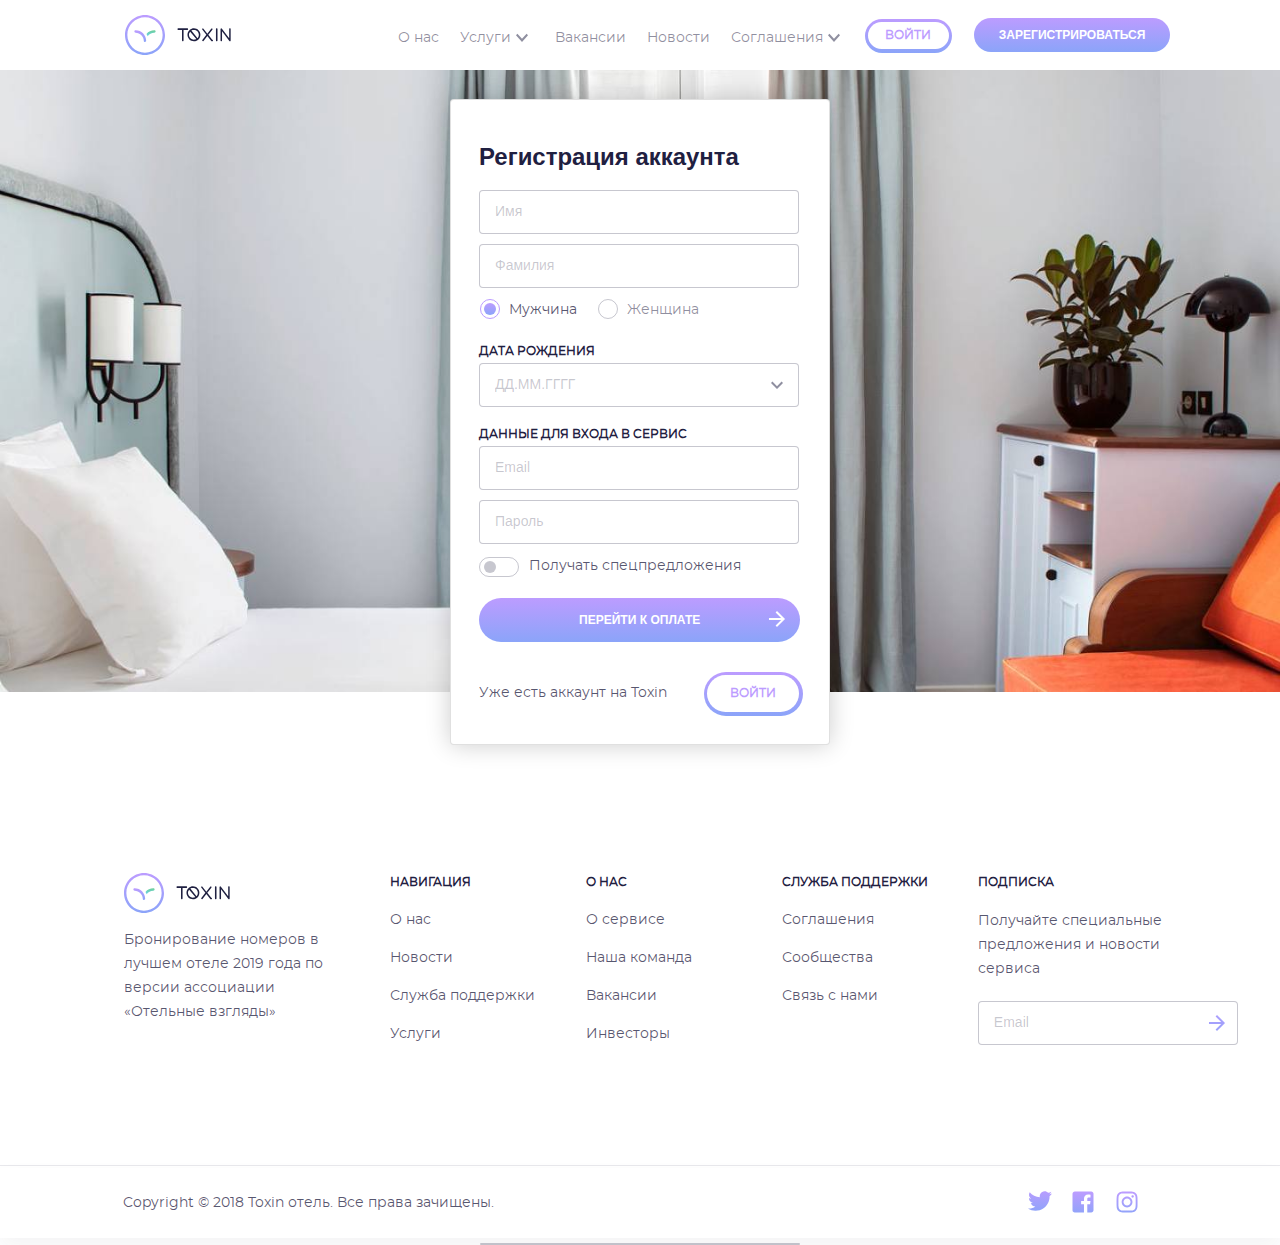
<file: hotel/registration.html>
<!DOCTYPE html><html lang="en"><head><meta charset="utf-8"><link rel="apple-touch-icon" sizes="180x180" href="./favicons/apple-touch-icon.png"><link rel="icon" type="image/png" sizes="32x32" href="./favicons/favicon-32x32.png"><link rel="icon" type="image/png" sizes="16x16" href="./favicons/favicon-16x16.png"><link rel="manifest" href="./favicons/site.webmanifest"><link rel="mask-icon" href="./favicons/safari-pinned-tab.svg" color="#5bbad5"><meta name="msapplication-TileColor" content="#da532c"><meta name="theme-color" content="#ffffff"><title>hotel</title><meta name="viewport" content="width=device-width,initial-scale=1"><link href="./style.css" rel="stylesheet"></head><body><nav class="navigation js-navigation"><img class="navigation__logo" src="./files/a540c5af803bb2cb090410e6aa970337.svg" alt="logo"><ul class="navigation__list js-navigation__list"><li class="navigation__item navigation__item_ru"><a class="navigation__link" href="somePage.html">О нас</a></li><li class="navigation__item navigation__item_ru"><a class="navigation__link navigation__link_expand-ru" href="somePage.html">Услуги</a></li><li class="navigation__item navigation__item_ru"><a class="navigation__link" href="somePage.html">Вакансии</a></li><li class="navigation__item navigation__item_ru"><a class="navigation__link" href="somePage.html">Новости</a></li><li class="navigation__item navigation__item_ru"><a class="navigation__link navigation__link_expand-ru" href="somePage.html">Соглашения</a></li></ul><div class="navigation__buttons-wrapper"><div class="buttons"><a class="buttons__with-bordering-link" href="sign-in.html">войти</a></div><div class="buttons buttons_for-navigation"><a class="buttons__full" href="registration.html">зарегистрироваться</a></div><button class="navigation__button-mobile js-navigation__button-mobile"></button></div></nav><main class="main-registration"><section class="registration"><h2 class="registration__head">Регистрация аккаунта</h2><form class="registration__form"><div class="registration__name-wrapper"><div class="form-element"><input class="form-element__field form-element__field_text form-element__field_for-registration" type="text" placeholder="Имя"></div><div class="form-element"><input class="form-element__field form-element__field_text form-element__field_for-registration" type="text" placeholder="Фамилия"></div></div><div class="registration__radio-wrapper"><div class="radio radio_for-registration"><input class="radio__field" type="radio" name="radio" id="man" checked><label class="radio__mark" for="man">Мужчина</label><input class="radio__field" type="radio" name="radio" id="woman"><label class="radio__mark" for="woman">Женщина</label></div></div><div class="registration__date-head">дата рождения</div><label class="form-element form-element form-element_date form-element_for-registration"><input class="form-element__field form-element__field_date form-element__field_for-registration js-form-element__field_date" type="text" placeholder="дд.мм.гггг"></label><div class="registration__data-head">данные для входа в сервис</div><div class="form-element"><input class="form-element__field form-element__field_text form-element__field_for-registration" type="text" placeholder="Email"></div><div class="form-element"><input class="form-element__field form-element__field_text form-element__field_for-registration" type="password" placeholder="Пароль"></div><span class="toggle toggle_for-registration"><input class="toggle__field" type="checkbox" id="registration-toggle" name="toggle"><label class="toggle__label" for="registration-toggle" name="toggle">Получать спецпредложения</label></span><div class="buttons buttons_for-registration"><button class="buttons__full buttons__full_for-filtering">перейти к оплате</button></div></form><div class="registration__footer"><span class="registration__footer-label">Уже есть аккаунт на Toxin</span><div class="buttons buttons_for-registration"><a class="buttons__with-bordering-link" href="registration-login">войти</a></div></div></section></main><footer class="footer-widget"><div class="footer-widget__logo-wrapper"><img class="footer-widget__logo" src="./files/a540c5af803bb2cb090410e6aa970337.svg" alt="image logo"><p class="footer-widget__description">Бронирование номеров в лучшем отеле 2019 года по версии ассоциации «Отельные взгляды»</p></div><div class="footer-list footer-list_navigation"><h3 class="footer-list__head">навигация</h3><ul class="footer-list__list"><li class="footer-list__item"><a class="footer-list__link" href="page.html">О нас</a></li><li class="footer-list__item"><a class="footer-list__link" href="page.html">Новости</a></li><li class="footer-list__item"><a class="footer-list__link" href="page.html">Служба поддержки</a></li><li class="footer-list__item"><a class="footer-list__link" href="page.html">Услуги</a></li></ul></div><div class="footer-list footer-list_about"><h3 class="footer-list__head">о нас</h3><ul class="footer-list__list"><li class="footer-list__item"><a class="footer-list__link" href="page.html">О сервисе</a></li><li class="footer-list__item"><a class="footer-list__link" href="page.html">Наша команда</a></li><li class="footer-list__item"><a class="footer-list__link" href="page.html">Вакансии</a></li><li class="footer-list__item"><a class="footer-list__link" href="page.html">Инвесторы</a></li></ul></div><div class="footer-list footer-list_support"><h3 class="footer-list__head">Служба поддержки</h3><ul class="footer-list__list"><li class="footer-list__item"><a class="footer-list__link" href="page.html">Соглашения</a></li><li class="footer-list__item"><a class="footer-list__link" href="page.html">Сообщества</a></li><li class="footer-list__item"><a class="footer-list__link" href="page.html">Связь с нами</a></li></ul></div><div class="footer-widget__subscribe-wrapper"><h3 class="footer-widget__subscribe-head">Подписка</h3><div class="footer-widget__subscribe-description">Получайте специальные предложения и новости сервиса</div><label class="form-element form-element_subscription form-element_for-footer-widget"><input class="form-element__field form-element__field_subscription form-element__field_for-footer-widget" type="text" placeholder="Email"></label></div><section class="copyright copyright_footer-widget"><em class="copyright__head">Copyright © 2018 Toxin отель. Все права зачищены.</em><div class="social-buttons social-buttons_for-copyright"><ul class="social-buttons__list"><li class="social-buttons__item social-buttons__item_twitter"><a class="social-buttons__link" href="https://twitter.com"><span class="social-buttons__link-text">twitter</span></a></li><li class="social-buttons__item social-buttons__item_facebook"><a class="social-buttons__link" href="https://www.facebook.com/"><span class="social-buttons__link-text">facebook</span></a></li><li class="social-buttons__item social-buttons__item_instagram"><a class="social-buttons__link" href="https://www.instagram.com"><span class="social-buttons__link-text">instagram</span></a></li></ul></div></section></footer><script type="text/javascript" src="././js/bundle.js"></script></body></html>
</file>
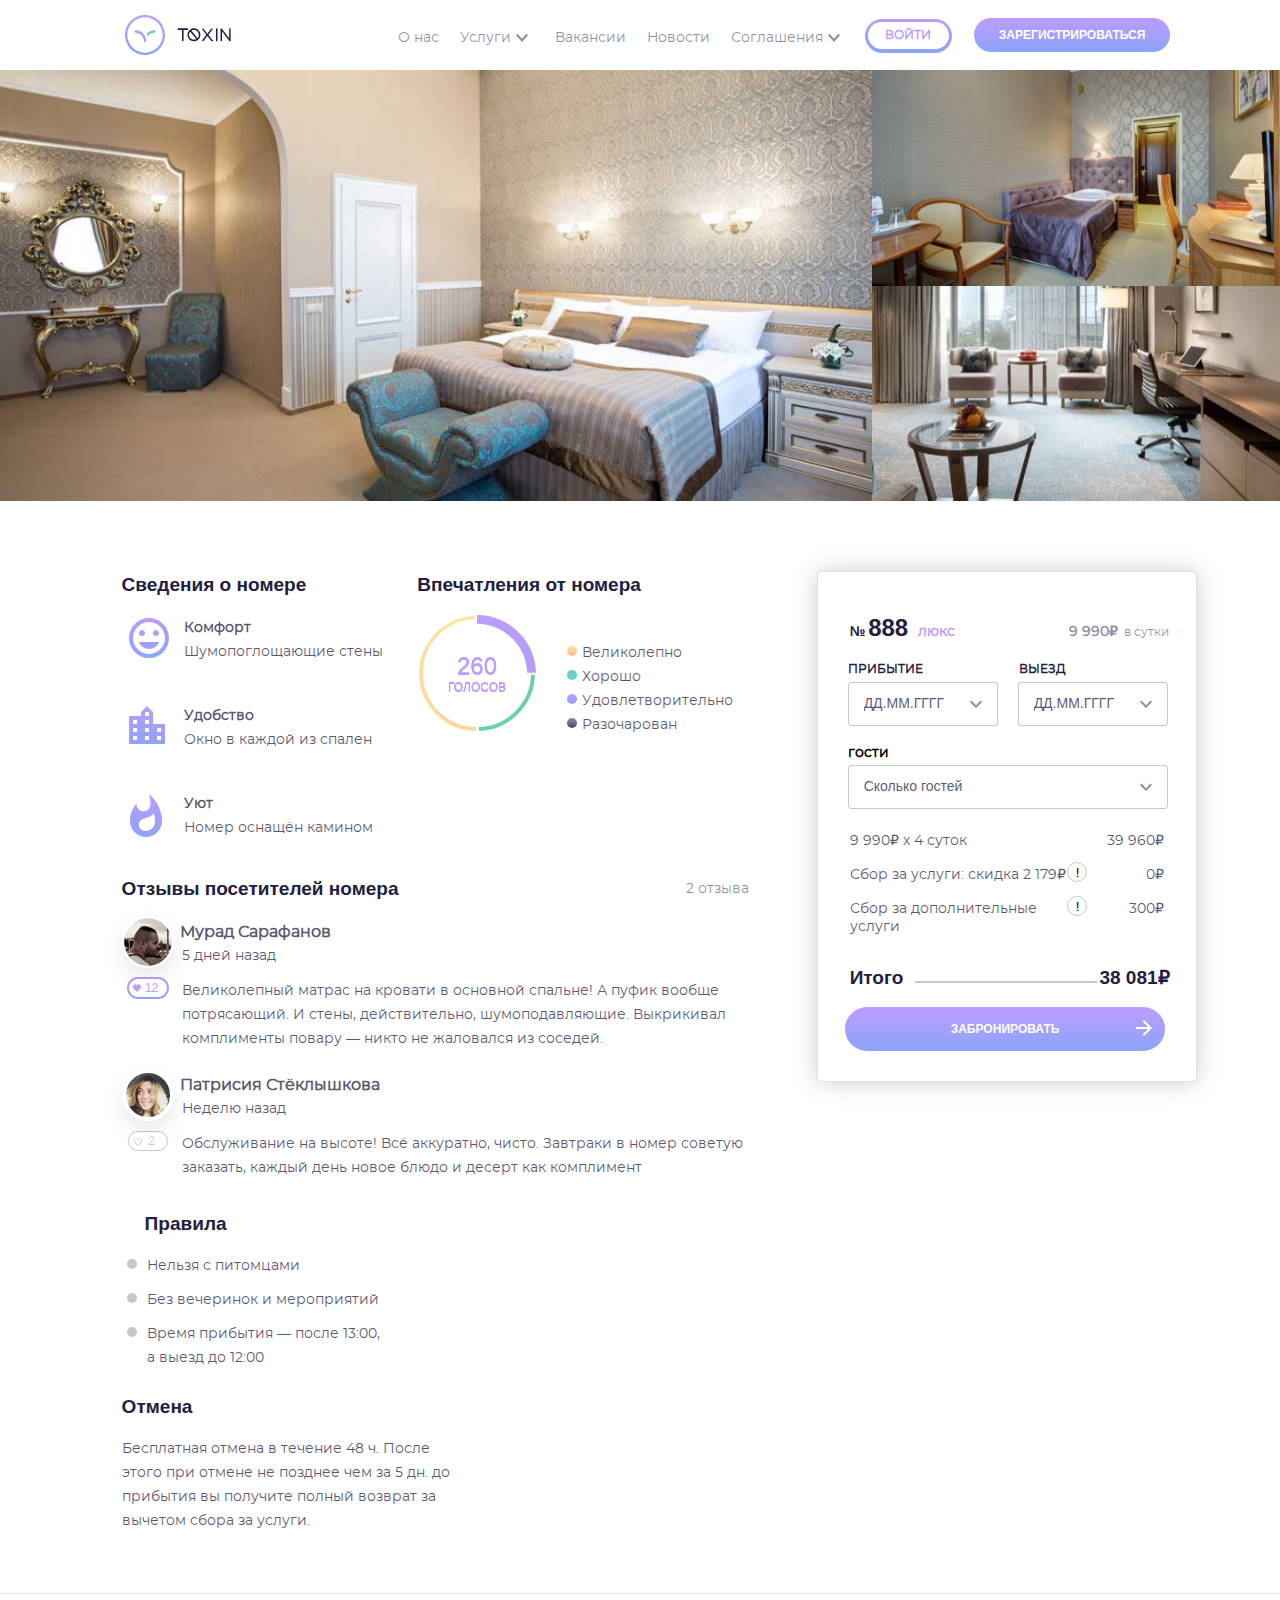
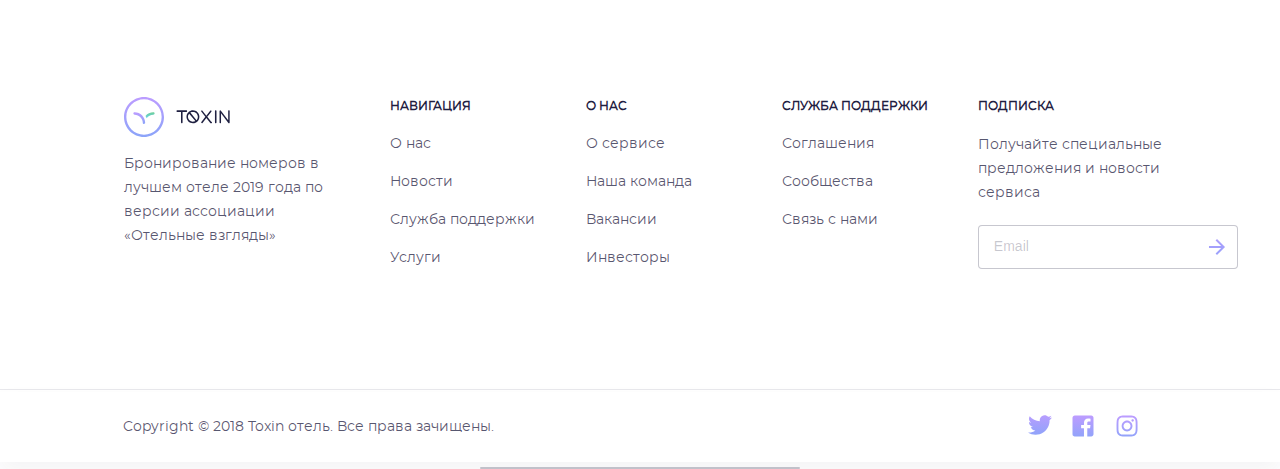
<file: hotel/room.html>
<!DOCTYPE html><html lang="en"><head><meta charset="utf-8"><link rel="apple-touch-icon" sizes="180x180" href="./favicons/apple-touch-icon.png"><link rel="icon" type="image/png" sizes="32x32" href="./favicons/favicon-32x32.png"><link rel="icon" type="image/png" sizes="16x16" href="./favicons/favicon-16x16.png"><link rel="manifest" href="./favicons/site.webmanifest"><link rel="mask-icon" href="./favicons/safari-pinned-tab.svg" color="#5bbad5"><meta name="msapplication-TileColor" content="#da532c"><meta name="theme-color" content="#ffffff"><title>hotel</title><meta name="viewport" content="width=device-width,initial-scale=1"><link href="./style.css" rel="stylesheet"></head><body><nav class="navigation js-navigation"><img class="navigation__logo" src="./files/a540c5af803bb2cb090410e6aa970337.svg" alt="logo"><ul class="navigation__list js-navigation__list"><li class="navigation__item navigation__item_ru"><a class="navigation__link" href="somePage.html">О нас</a></li><li class="navigation__item navigation__item_ru"><a class="navigation__link navigation__link_expand-ru" href="somePage.html">Услуги</a></li><li class="navigation__item navigation__item_ru"><a class="navigation__link" href="somePage.html">Вакансии</a></li><li class="navigation__item navigation__item_ru"><a class="navigation__link" href="somePage.html">Новости</a></li><li class="navigation__item navigation__item_ru"><a class="navigation__link navigation__link_expand-ru" href="somePage.html">Соглашения</a></li></ul><div class="navigation__buttons-wrapper"><div class="buttons"><a class="buttons__with-bordering-link" href="sign-in.html">войти</a></div><div class="buttons buttons_for-navigation"><a class="buttons__full" href="registration.html">зарегистрироваться</a></div><button class="navigation__button-mobile js-navigation__button-mobile"></button></div></nav><main class="main-room"><div class="main-room__image-wrapper"><img class="main-room__image" src="./files/dc21e6d2a2c425bc1c3042d086bc6923.jpg" alt="room image"><div class="main-room__images-aside"><img class="main-room__image" src="./files/f71c50f672a1e61d6fce3d3e7090f244.jpg" alt="room image"><img class="main-room__image" src="./files/24e8d2c13aff4cbdbc47388df2cf7ebe.jpg" alt="room image"></div></div><section class="room-description"><div class="room-description__container"><div class="room-description__wrapper"><h2 class="room-description__features-head">Сведения о номере</h2><div class="features features_for-room-description"><div class="features__wrapper"><b class="features__slogan">Комфорт</b><span class="features__description">Шумопоглощающие стены</span></div><div class="features__wrapper"><b class="features__slogan">Удобство</b><span class="features__description">Окно в каждой из спален</span></div><div class="features__wrapper"><b class="features__slogan">Уют</b><span class="features__description">Номер оснащён камином</span></div></div></div><div class="room-description__pie-chart-wrapper"><h2 class="room-description__pie-chart-head">Впечатления от номера</h2><div class="pie-chart"><canvas class="pie-chart__inner js-pie-chart__inner" style="width:120px;height:132px;"></canvas><canvas class="pie-chart__outer js-pie-chart__outer" style="width:120px;height:132px;"></canvas><ul class="pie-chart__list"><li class="pie-chart__item">Великолепно</li><li class="pie-chart__item">Хорошо</li><li class="pie-chart__item">Удовлетворительно</li><li class="pie-chart__item">Разочарован</li></ul></div></div><div class="room-description__review"><h2 class="room-description__review-head">Отзывы посетителей номера</h2><span class="room-description__review-number">2 отзыва</span><section class="review review_for-room-description"><img class="review__icon" src="./files/f1b22d74907ed50f86fae018a84381c1.png" alt="фото аватар"><h3 class="review__name">Мурад Сарафанов</h3><span class="review__date">5 дней назад</span><div class="review__wrapper"><div class="buttons buttons_for-rate buttons_like"><button class="buttons__bordering buttons__bordering_for-rate">12</button></div><p class="review__description">Великолепный матрас на кровати в основной спальне! А пуфик вообще потрясающий. И стены, действительно, шумоподавляющие. Выкрикивал комплименты повару — никто не жаловался из соседей.</p></div></section><section class="review review_for-room-description"><img class="review__icon" src="./files/915306987496cbfff644f77f849f52a4.png" alt="фото аватар"><h3 class="review__name">Патрисия Стёклышкова</h3><span class="review__date">Неделю назад</span><div class="review__wrapper"><div class="buttons buttons_for-rate buttons_gray"><button class="buttons__bordering buttons__bordering_for-rate buttons__bordering_gray">2</button></div><p class="review__description">Обслуживание на высоте! Всё аккуратно, чисто. Завтраки в номер советую заказать, каждый день новое блюдо и десерт как комплимент</p></div></section></div><div class="room-description__rules"><h2 class="room-description__rules-head">Правила</h2><ul class="bullet-list bullet-list_for-room-description"><li class="bullet-list__item">Нельзя с питомцами</li><li class="bullet-list__item">Без вечеринок и мероприятий</li><li class="bullet-list__item">Время прибытия — после 13:00, а выезд до 12:00</li></ul></div><div class="room-description__cancel"><h2 class="room-description__cancel-head">Отмена</h2><p class="room-description__cancel-paragraph">Бесплатная отмена в течение 48 ч. После этого при отмене не позднее чем за 5 дн. до прибытия вы получите полный возврат за вычетом сбора за услуги.</p></div></div><section class="order-room"><div class="order-room__header"><div class="order-room__number-room-wrapper"><span class="order-room__number-mark">№</span><span class="order-room__number">888</span><span class="order-room__type-room">люкс</span><span class="order-room__price">9 990&#8381;</span><span class="order-room__periodicity">в сутки</span></div></div><div class="order-room__label-wrapper"><span class="order-room__label">прибытие</span><span class="order-room__label">выезд</span></div><form class="order-room__form"><label class="form-element form-element form-element_date form-element_for-order"><input class="form-element__field form-element__field_date form-element__field_for-order-in js-form-element__field_for-order-in" type="text" placeholder="дд.мм.гггг"></label><label class="form-element form-element form-element_date form-element_for-order"><input class="form-element__field form-element__field_date form-element__field_for-order-out js-form-element__field_for-order-out" type="text" placeholder="дд.мм.гггг"></label><div class="sum-guests sum-guests_for-order">гости<label class="form-element form-element_dropdown form-element_for-guests"><input class="form-element__field form-element__field_dropdown form-element__field_for-guests js-form-element__field_for-guests" type="text" placeholder="Сколько гостей" readonly></label><div class="sum-guests__popup js-sum-guests__popup sum-guests__popup_hide" tabindex="0"><div class="sum-guests__count-container"><div class="sum-guests__container sum-guests__container_adult js-sum-guests__container_adult"><span class="sum-guests__type-visitors">взрослые</span><div class="sum-guests__number-of-visitors-wrapper"><button class="sum-guests__button sum-guests__button_minus js-sum-guests__button_minus" type="button">-</button><span class="sum-guests__number-of-visitors js-sum-guests__number-of-visitors">0</span><button class="sum-guests__button sum-guests__button_plus js-sum-guests__button_plus" type="button">+</button></div></div><div class="sum-guests__container sum-guests__container_children js-sum-guests__container_children"><span class="sum-guests__type-visitors">дети</span><div class="sum-guests__number-of-visitors-wrapper"><button class="sum-guests__button sum-guests__button_minus js-sum-guests__button_minus" type="button">-</button><span class="sum-guests__number-of-visitors js-sum-guests__number-of-visitors">0</span><button class="sum-guests__button sum-guests__button_plus js-sum-guests__button_plus" type="button">+</button></div></div><div class="sum-guests__container sum-guests__container_babies js-sum-guests__container_babies"><span class="sum-guests__type-visitors">младенцы</span><div class="sum-guests__number-of-visitors-wrapper"><button class="sum-guests__button sum-guests__button_minus js-sum-guests__button_minus" type="button">-</button><span class="sum-guests__number-of-visitors js-sum-guests__number-of-visitors">0</span><button class="sum-guests__button sum-guests__button_plus js-sum-guests__button_plus" type="button">+</button></div></div></div><div class="sum-guests__buttons-footer-container js-sum-guests__buttons-footer-container"><div class="buttons"><button class="buttons__transparent buttons__transparent_clear js-buttons__transparent_clear buttons__transparent_hide">очистить</button></div><div class="buttons"><button class="buttons__transparent buttons__transparent_apply js-buttons__transparent_apply">применить</button></div></div></div></div></form><div class="order-room__total"><div class="order-room__total-wrapper"><span class="order-room__total-description">9 990₽ х 4 суток</span><span class="order-room__total-price">39 960₽</span></div><div class="order-room__total-wrapper"><span class="order-room__total-description">Сбор за услуги: скидка 2 179₽</span><button class="order-room__total-tax">!</button><span class="order-room__total-price">0₽</span></div><div class="order-room__total-wrapper"><span class="order-room__total-description">Сбор за дополнительные услуги</span><button class="order-room__total-tax">!</button><span class="order-room__total-price">300₽</span></div></div><div class="order-room__sum-wrapper"><span class="order-room__sum-label">Итого</span><span class="order-room__sum">38 081₽</span></div><div class="buttons buttons_for-order"><button class="buttons__full buttons__full_for-filtering">забронировать</button></div></section></section></main><footer class="footer-widget"><div class="footer-widget__logo-wrapper"><img class="footer-widget__logo" src="./files/a540c5af803bb2cb090410e6aa970337.svg" alt="image logo"><p class="footer-widget__description">Бронирование номеров в лучшем отеле 2019 года по версии ассоциации «Отельные взгляды»</p></div><div class="footer-list footer-list_navigation"><h3 class="footer-list__head">навигация</h3><ul class="footer-list__list"><li class="footer-list__item"><a class="footer-list__link" href="page.html">О нас</a></li><li class="footer-list__item"><a class="footer-list__link" href="page.html">Новости</a></li><li class="footer-list__item"><a class="footer-list__link" href="page.html">Служба поддержки</a></li><li class="footer-list__item"><a class="footer-list__link" href="page.html">Услуги</a></li></ul></div><div class="footer-list footer-list_about"><h3 class="footer-list__head">о нас</h3><ul class="footer-list__list"><li class="footer-list__item"><a class="footer-list__link" href="page.html">О сервисе</a></li><li class="footer-list__item"><a class="footer-list__link" href="page.html">Наша команда</a></li><li class="footer-list__item"><a class="footer-list__link" href="page.html">Вакансии</a></li><li class="footer-list__item"><a class="footer-list__link" href="page.html">Инвесторы</a></li></ul></div><div class="footer-list footer-list_support"><h3 class="footer-list__head">Служба поддержки</h3><ul class="footer-list__list"><li class="footer-list__item"><a class="footer-list__link" href="page.html">Соглашения</a></li><li class="footer-list__item"><a class="footer-list__link" href="page.html">Сообщества</a></li><li class="footer-list__item"><a class="footer-list__link" href="page.html">Связь с нами</a></li></ul></div><div class="footer-widget__subscribe-wrapper"><h3 class="footer-widget__subscribe-head">Подписка</h3><div class="footer-widget__subscribe-description">Получайте специальные предложения и новости сервиса</div><label class="form-element form-element_subscription form-element_for-footer-widget"><input class="form-element__field form-element__field_subscription form-element__field_for-footer-widget" type="text" placeholder="Email"></label></div><section class="copyright copyright_footer-widget"><em class="copyright__head">Copyright © 2018 Toxin отель. Все права зачищены.</em><div class="social-buttons social-buttons_for-copyright"><ul class="social-buttons__list"><li class="social-buttons__item social-buttons__item_twitter"><a class="social-buttons__link" href="https://twitter.com"><span class="social-buttons__link-text">twitter</span></a></li><li class="social-buttons__item social-buttons__item_facebook"><a class="social-buttons__link" href="https://www.facebook.com/"><span class="social-buttons__link-text">facebook</span></a></li><li class="social-buttons__item social-buttons__item_instagram"><a class="social-buttons__link" href="https://www.instagram.com"><span class="social-buttons__link-text">instagram</span></a></li></ul></div></section></footer><script type="text/javascript" src="././js/bundle.js"></script></body></html>
</file>
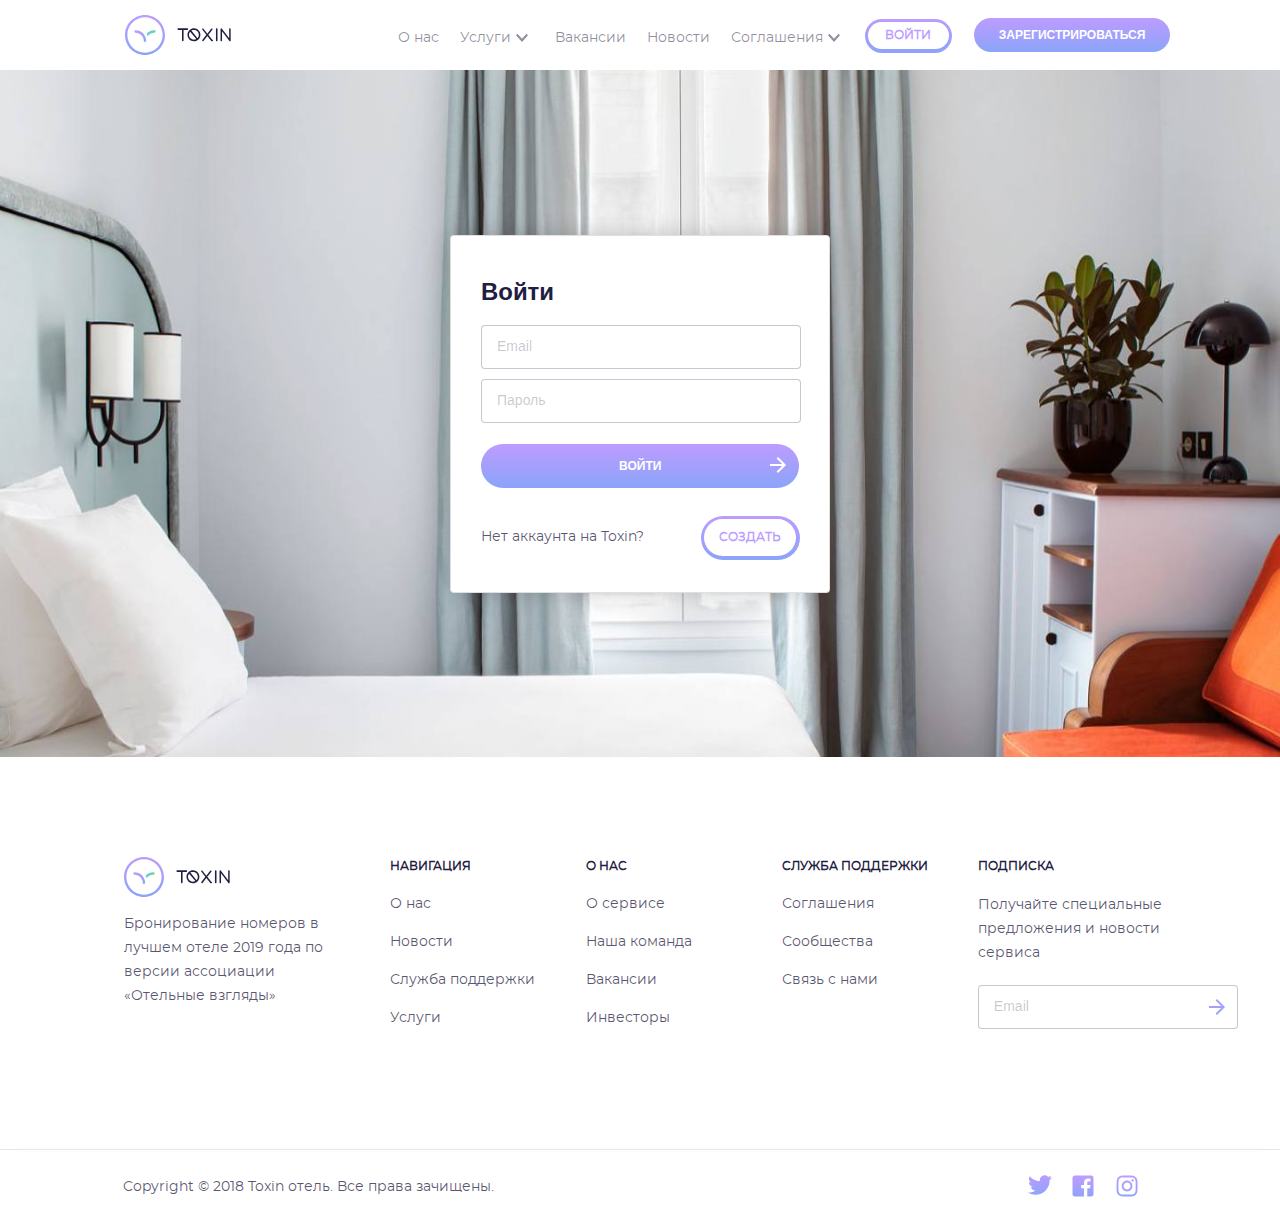
<file: hotel/sign-in.html>
<!DOCTYPE html><html lang="en"><head><meta charset="utf-8"><link rel="apple-touch-icon" sizes="180x180" href="./favicons/apple-touch-icon.png"><link rel="icon" type="image/png" sizes="32x32" href="./favicons/favicon-32x32.png"><link rel="icon" type="image/png" sizes="16x16" href="./favicons/favicon-16x16.png"><link rel="manifest" href="./favicons/site.webmanifest"><link rel="mask-icon" href="./favicons/safari-pinned-tab.svg" color="#5bbad5"><meta name="msapplication-TileColor" content="#da532c"><meta name="theme-color" content="#ffffff"><title>hotel</title><meta name="viewport" content="width=device-width,initial-scale=1"><link href="./style.css" rel="stylesheet"></head><body><header><nav class="navigation js-navigation"><img class="navigation__logo" src="./files/a540c5af803bb2cb090410e6aa970337.svg" alt="logo"><ul class="navigation__list js-navigation__list"><li class="navigation__item navigation__item_ru"><a class="navigation__link" href="somePage.html">О нас</a></li><li class="navigation__item navigation__item_ru"><a class="navigation__link navigation__link_expand-ru" href="somePage.html">Услуги</a></li><li class="navigation__item navigation__item_ru"><a class="navigation__link" href="somePage.html">Вакансии</a></li><li class="navigation__item navigation__item_ru"><a class="navigation__link" href="somePage.html">Новости</a></li><li class="navigation__item navigation__item_ru"><a class="navigation__link navigation__link_expand-ru" href="somePage.html">Соглашения</a></li></ul><div class="navigation__buttons-wrapper"><div class="buttons"><a class="buttons__with-bordering-link" href="sign-in.html">войти</a></div><div class="buttons buttons_for-navigation"><a class="buttons__full" href="registration.html">зарегистрироваться</a></div><button class="navigation__button-mobile js-navigation__button-mobile"></button></div></nav></header><main class="main-sign-in"><section class="sign-in"><h1 class="sign-in__head">Войти</h1><div class="form-element"><input class="form-element__field form-element__field_text form-element__field_for-sign-in" type="text" placeholder="Email"></div><div class="form-element"><input class="form-element__field form-element__field_text form-element__field_for-sign-in" type="password" placeholder="Пароль"></div><div class="buttons buttons_for-sign-in"><button class="buttons__full buttons__full_for-filtering">Войти</button></div><span class="sign-in__label">Нет аккаунта на Toxin?<div class="buttons buttons_for-sign-in"><a class="buttons__with-bordering-link" href="registration.html">Создать</a></div></span></section></main><footer class="footer-widget"><div class="footer-widget__logo-wrapper"><img class="footer-widget__logo" src="./files/a540c5af803bb2cb090410e6aa970337.svg" alt="image logo"><p class="footer-widget__description">Бронирование номеров в лучшем отеле 2019 года по версии ассоциации «Отельные взгляды»</p></div><div class="footer-list footer-list_navigation"><h3 class="footer-list__head">навигация</h3><ul class="footer-list__list"><li class="footer-list__item"><a class="footer-list__link" href="page.html">О нас</a></li><li class="footer-list__item"><a class="footer-list__link" href="page.html">Новости</a></li><li class="footer-list__item"><a class="footer-list__link" href="page.html">Служба поддержки</a></li><li class="footer-list__item"><a class="footer-list__link" href="page.html">Услуги</a></li></ul></div><div class="footer-list footer-list_about"><h3 class="footer-list__head">о нас</h3><ul class="footer-list__list"><li class="footer-list__item"><a class="footer-list__link" href="page.html">О сервисе</a></li><li class="footer-list__item"><a class="footer-list__link" href="page.html">Наша команда</a></li><li class="footer-list__item"><a class="footer-list__link" href="page.html">Вакансии</a></li><li class="footer-list__item"><a class="footer-list__link" href="page.html">Инвесторы</a></li></ul></div><div class="footer-list footer-list_support"><h3 class="footer-list__head">Служба поддержки</h3><ul class="footer-list__list"><li class="footer-list__item"><a class="footer-list__link" href="page.html">Соглашения</a></li><li class="footer-list__item"><a class="footer-list__link" href="page.html">Сообщества</a></li><li class="footer-list__item"><a class="footer-list__link" href="page.html">Связь с нами</a></li></ul></div><div class="footer-widget__subscribe-wrapper"><h3 class="footer-widget__subscribe-head">Подписка</h3><div class="footer-widget__subscribe-description">Получайте специальные предложения и новости сервиса</div><label class="form-element form-element_subscription form-element_for-footer-widget"><input class="form-element__field form-element__field_subscription form-element__field_for-footer-widget" type="text" placeholder="Email"></label></div><section class="copyright copyright_footer-widget"><em class="copyright__head">Copyright © 2018 Toxin отель. Все права зачищены.</em><div class="social-buttons social-buttons_for-copyright"><ul class="social-buttons__list"><li class="social-buttons__item social-buttons__item_twitter"><a class="social-buttons__link" href="https://twitter.com"><span class="social-buttons__link-text">twitter</span></a></li><li class="social-buttons__item social-buttons__item_facebook"><a class="social-buttons__link" href="https://www.facebook.com/"><span class="social-buttons__link-text">facebook</span></a></li><li class="social-buttons__item social-buttons__item_instagram"><a class="social-buttons__link" href="https://www.instagram.com"><span class="social-buttons__link-text">instagram</span></a></li></ul></div></section></footer><script type="text/javascript" src="././js/bundle.js"></script></body></html>
</file>
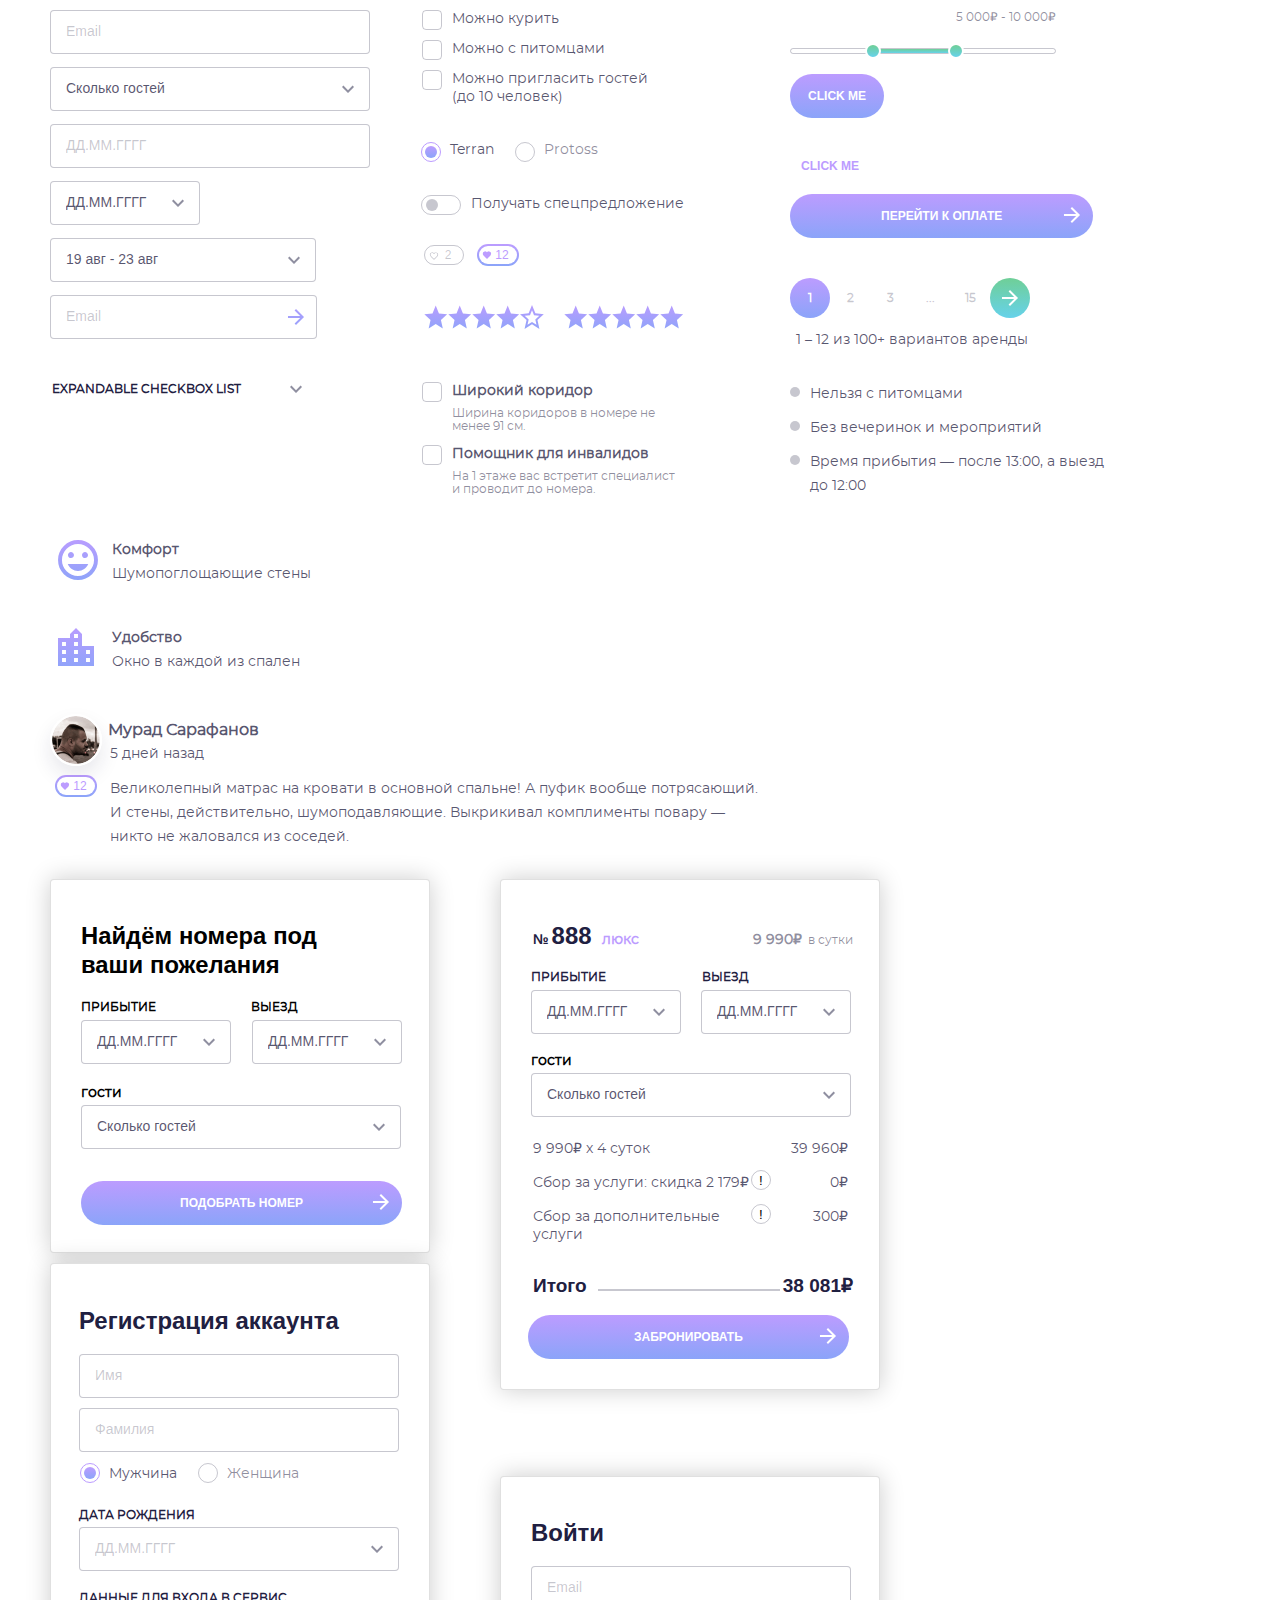
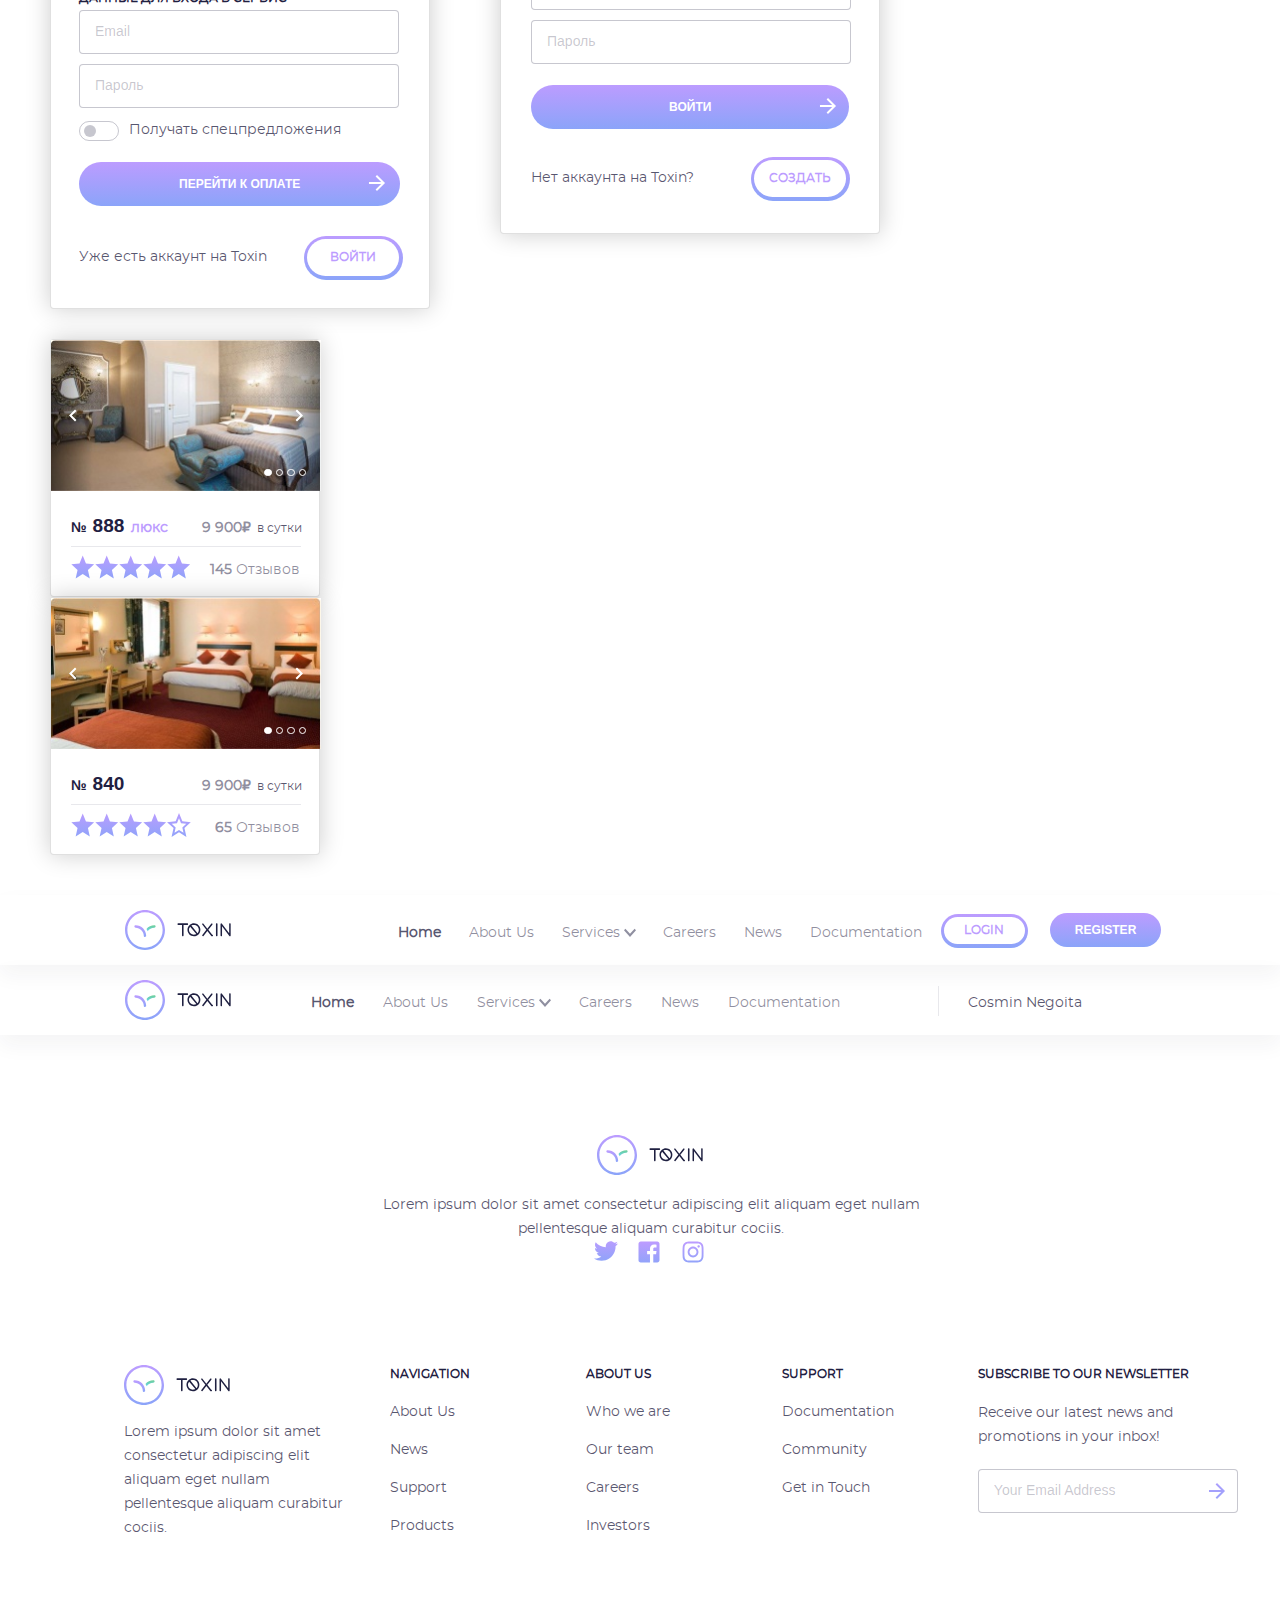
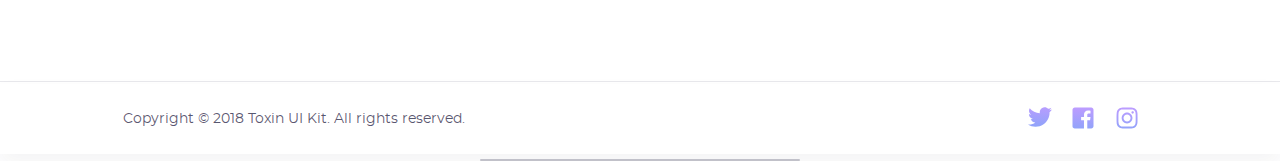
<file: hotel/ui.html>
<!DOCTYPE html><html lang="en"><head><title>UI</title><meta name="viewport" content="width=device-width,initial-scale=1"><link href="./style.css" rel="stylesheet"></head><body><div class="main-ui__form"><div class="main-ui__form-wrapper"><div class="form-element form-element_for-main-ui"><input class="form-element__field form-element__field_text" type="text" placeholder="email"></div><div class="sum-guests sum-guests_for-main-ui"><label class="form-element form-element_dropdown form-element_for-guests"><input class="form-element__field form-element__field_dropdown form-element__field_for-main-ui js-form-element__field_for-guests" type="text" placeholder="Сколько гостей" readonly></label><div class="sum-guests__popup js-sum-guests__popup sum-guests__popup_hide" tabindex="0"><div class="sum-guests__count-container"><div class="sum-guests__container sum-guests__container_adult js-sum-guests__container_adult"><span class="sum-guests__type-visitors">взрослые</span><div class="sum-guests__number-of-visitors-wrapper"><button class="sum-guests__button sum-guests__button_minus js-sum-guests__button_minus" type="button">-</button><span class="sum-guests__number-of-visitors js-sum-guests__number-of-visitors">0</span><button class="sum-guests__button sum-guests__button_plus js-sum-guests__button_plus" type="button">+</button></div></div><div class="sum-guests__container sum-guests__container_children js-sum-guests__container_children"><span class="sum-guests__type-visitors">дети</span><div class="sum-guests__number-of-visitors-wrapper"><button class="sum-guests__button sum-guests__button_minus js-sum-guests__button_minus" type="button">-</button><span class="sum-guests__number-of-visitors js-sum-guests__number-of-visitors">0</span><button class="sum-guests__button sum-guests__button_plus js-sum-guests__button_plus" type="button">+</button></div></div><div class="sum-guests__container sum-guests__container_babies js-sum-guests__container_babies"><span class="sum-guests__type-visitors">младенцы</span><div class="sum-guests__number-of-visitors-wrapper"><button class="sum-guests__button sum-guests__button_minus js-sum-guests__button_minus" type="button">-</button><span class="sum-guests__number-of-visitors js-sum-guests__number-of-visitors">0</span><button class="sum-guests__button sum-guests__button_plus js-sum-guests__button_plus" type="button">+</button></div></div></div><div class="sum-guests__buttons-footer-container js-sum-guests__buttons-footer-container"><div class="buttons"><button class="buttons__transparent buttons__transparent_clear js-buttons__transparent_clear buttons__transparent_hide">очистить</button></div><div class="buttons"><button class="buttons__transparent buttons__transparent_apply js-buttons__transparent_apply">применить</button></div></div></div></div><div class="form-element form-element_for-main-ui"><input class="form-element__field form-element__field_masked" type="text" placeholder="дд.мм.гггг"></div><label class="form-element form-element form-element_date form-element_for-main-ui"><input class="form-element__field form-element__field_date js-form-element__field_date" type="text" placeholder="дд.мм.гггг"></label><label class="form-element form-element_dropdown form-element_for-main-ui"><input class="form-element__field form-element__field_dropdown form-element__field_for-datepicker-range js-form-element__field_for-datepicker-range" type="text" placeholder="19 авг - 23 авг" readonly></label><label class="form-element form-element_dropdown form-element_for-hide-datepicker"><input class="form-element__field form-element__field_dropdown form-element__field_for-hide-datepicker js-form-element__field_for-hide-datepicker" type="text" placeholder="19 авг - 23 авг" readonly></label><label class="form-element form-element_subscription form-element_for-main-ui"><input class="form-element__field form-element__field_subscription" type="text" placeholder="email"></label></div><div class="main-ui__form-wrapper"><div class="checkbox"><input class="checkbox__field" type="checkbox" id="field-checkbox-0"><label class="checkbox__mark" for="field-checkbox-0">Можно курить</label><input class="checkbox__field" type="checkbox" id="field-checkbox-1"><label class="checkbox__mark" for="field-checkbox-1">Можно с питомцами</label><input class="checkbox__field" type="checkbox" id="field-checkbox-2"><label class="checkbox__mark" for="field-checkbox-2">Можно пригласить гостей (до 10 человек)</label></div><div class="radio radio_for-ui"><input class="radio__field" type="radio" name="radio" id="terran" checked><label class="radio__mark" for="terran">Terran</label><input class="radio__field" type="radio" name="radio" id="protoss"><label class="radio__mark" for="protoss">Protoss</label></div><span class="toggle toggle_for-ui"><input class="toggle__field" type="checkbox" id="toggle" name="toggle"><label class="toggle__label" for="toggle" name="toggle">Получать спецпредложение</label></span><div class="main-ui__buttons-wrapper"><div class="buttons buttons_for-rate buttons_gray buttons_for-ui"><button class="buttons__bordering buttons__bordering_for-rate buttons__bordering_gray">2</button></div><div class="buttons buttons_for-rate buttons_like buttons_for-ui"><button class="buttons__bordering buttons__bordering_for-rate">12</button></div></div><div class="main-ui__rate-wrapper"><div class="rate rate_for-ui"><img class="rate__img" src="./files/7b9be4f6e956c56578ca8a96008a02ef.svg" alt="image star"><img class="rate__img" src="./files/7b9be4f6e956c56578ca8a96008a02ef.svg" alt="image star"><img class="rate__img" src="./files/7b9be4f6e956c56578ca8a96008a02ef.svg" alt="image star"><img class="rate__img" src="./files/7b9be4f6e956c56578ca8a96008a02ef.svg" alt="image star"><img class="rate__img" src="./files/665226a32725064371e07e54bb8720d2.svg" alt="image star"></div><div class="rate"><img class="rate__img" src="./files/7b9be4f6e956c56578ca8a96008a02ef.svg" alt="image star"><img class="rate__img" src="./files/7b9be4f6e956c56578ca8a96008a02ef.svg" alt="image star"><img class="rate__img" src="./files/7b9be4f6e956c56578ca8a96008a02ef.svg" alt="image star"><img class="rate__img" src="./files/7b9be4f6e956c56578ca8a96008a02ef.svg" alt="image star"><img class="rate__img" src="./files/7b9be4f6e956c56578ca8a96008a02ef.svg" alt="image star"></div></div></div><div class="main-ui__form-wrapper"><div class="main-ui__range-wrapper"><span class="ui-slider"><div class="ui-slider__label js-ui-slider__label">5 000&#8381; - 10 000&#8381;</div><div class="ui-slider__range js-ui-slider__range"></div></span></div><div class="main-ui__buttons-wrapper"><div class="buttons"><button class="buttons__full">click me</button></div></div><div class="main-ui__buttons-wrapper"></div><div class="main-ui__buttons-wrapper"><div class="buttons"><button class="buttons__transparent buttons__transparent_undefined">click me</button></div></div><div class="main-ui__buttons-wrapper"><div class="buttons"><button class="buttons__full buttons__full_for-filtering">перейти к оплате</button></div></div><div class="pagination pagination_for-ui"><ul class="pagination__list"><li class="pagination__item"><a class="pagination__link" href="somePage.html">1</a></li><li class="pagination__item"><a class="pagination__link" href="somePage.html">2</a></li><li class="pagination__item"><a class="pagination__link" href="somePage.html">3</a></li><li class="pagination__item pagination__item_dots"><a class="pagination__link" href="somePage.html">...</a></li><li class="pagination__item"><a class="pagination__link" href="somePage.html">15</a></li><li class="pagination__item pagination__item_next"><a class="pagination__link" href="somePage.html"></a></li></ul><div class="pagination__description">1 – 12 из 100+ вариантов аренды</div></div></div><div class="main-ui__form-wrapper"><div class="main-ui__checkbox-wrapper"><div class="checkbox"><h3 class="checkbox__head js-checkbox__head">expandable checkbox list</h3><div class="checkbox__wrapper js-checkbox__wrapper checkbox__wrapper_hide" id="checkbox-expandable-wrapper"><input class="checkbox__field" type="checkbox" id="field-checkbox-expandable-0"><label class="checkbox__mark" for="field-checkbox-expandable-0">Завтрак</label><input class="checkbox__field" type="checkbox" id="field-checkbox-expandable-1"><label class="checkbox__mark" for="field-checkbox-expandable-1">Письменный стол</label><input class="checkbox__field" type="checkbox" id="field-checkbox-expandable-2"><label class="checkbox__mark" for="field-checkbox-expandable-2">Стул для кормления</label><input class="checkbox__field" type="checkbox" id="field-checkbox-expandable-3"><label class="checkbox__mark" for="field-checkbox-expandable-3">Кроватка</label><input class="checkbox__field" type="checkbox" id="field-checkbox-expandable-4"><label class="checkbox__mark" for="field-checkbox-expandable-4">Телевизор</label><input class="checkbox__field" type="checkbox" id="field-checkbox-expandable-5"><label class="checkbox__mark" for="field-checkbox-expandable-5">Шампунь</label><input class="checkbox__field" type="checkbox" id="field-checkbox-expandable-6"><label class="checkbox__mark" for="field-checkbox-expandable-6">Телевизор</label><input class="checkbox__field" type="checkbox" id="field-checkbox-expandable-7"><label class="checkbox__mark" for="field-checkbox-expandable-7">Шампунь</label></div></div></div></div><div class="main-ui__form-wrapper"><div class="checkbox"><input class="checkbox__field" type="checkbox" id="field-checkbox-rich-0"><label class="checkbox__mark checkbox__mark_rich" for="field-checkbox-rich-0">Широкий коридор<span class="checkbox__description">Ширина коридоров в номере не менее 91 см.</span></label><input class="checkbox__field" type="checkbox" id="field-checkbox-rich-1"><label class="checkbox__mark checkbox__mark_rich" for="field-checkbox-rich-1">Помощник для инвалидов<span class="checkbox__description">На 1 этаже вас встретит специалист и проводит до номера.</span></label></div></div><div class="main-ui__form-wrapper"><ul class="bullet-list"><li class="bullet-list__item">Нельзя с питомцами</li><li class="bullet-list__item">Без вечеринок и мероприятий</li><li class="bullet-list__item">Время прибытия — после 13:00, а выезд до 12:00</li></ul></div><div class="main-ui__form-wrapper main-ui__form-wrapper_review"><div class="features"><div class="features__wrapper"><b class="features__slogan">Комфорт</b><span class="features__description">Шумопоглощающие стены</span></div><div class="features__wrapper"><b class="features__slogan">Удобство</b><span class="features__description">Окно в каждой из спален</span></div></div><section class="review"><img class="review__icon" src="./files/f1b22d74907ed50f86fae018a84381c1.png" alt="фото аватар"><h3 class="review__name">Мурад Сарафанов</h3><span class="review__date">5 дней назад</span><div class="review__wrapper"><div class="buttons buttons_for-rate buttons_like"><button class="buttons__bordering buttons__bordering_for-rate">12</button></div><p class="review__description">Великолепный матрас на кровати в основной спальне! А пуфик вообще потрясающий. И стены, действительно, шумоподавляющие. Выкрикивал комплименты повару — никто не жаловался из соседей.</p></div></section></div></div><div class="main-ui__cards"><div class="main-ui__card-wrapper"><section class="search-room"><h2 class="search-room__head">Найдём номера под ваши пожелания</h2><div class="search-room__check"><div class="search-room__label-wrapper"><span class="search-room__label">прибытие</span><span class="search-room__label">выезд</span></div><form class="search-room__form"><label class="form-element form-element form-element_date form-element_for-search"><input class="form-element__field form-element__field_date form-element__field_for-search-in js-form-element__field_for-search-in" type="text" placeholder="дд.мм.гггг"></label><label class="form-element form-element form-element_date form-element_for-search"><input class="form-element__field form-element__field_date form-element__field_for-search-out js-form-element__field_for-search-out" type="text" placeholder="дд.мм.гггг"></label><div class="sum-guests">гости<label class="form-element form-element_dropdown form-element_for-guests"><input class="form-element__field form-element__field_dropdown form-element__field_for-guests js-form-element__field_for-guests" type="text" placeholder="Сколько гостей" readonly></label><div class="sum-guests__popup js-sum-guests__popup sum-guests__popup_hide" tabindex="0"><div class="sum-guests__count-container"><div class="sum-guests__container sum-guests__container_adult js-sum-guests__container_adult"><span class="sum-guests__type-visitors">взрослые</span><div class="sum-guests__number-of-visitors-wrapper"><button class="sum-guests__button sum-guests__button_minus js-sum-guests__button_minus" type="button">-</button><span class="sum-guests__number-of-visitors js-sum-guests__number-of-visitors">0</span><button class="sum-guests__button sum-guests__button_plus js-sum-guests__button_plus" type="button">+</button></div></div><div class="sum-guests__container sum-guests__container_children js-sum-guests__container_children"><span class="sum-guests__type-visitors">дети</span><div class="sum-guests__number-of-visitors-wrapper"><button class="sum-guests__button sum-guests__button_minus js-sum-guests__button_minus" type="button">-</button><span class="sum-guests__number-of-visitors js-sum-guests__number-of-visitors">0</span><button class="sum-guests__button sum-guests__button_plus js-sum-guests__button_plus" type="button">+</button></div></div><div class="sum-guests__container sum-guests__container_babies js-sum-guests__container_babies"><span class="sum-guests__type-visitors">младенцы</span><div class="sum-guests__number-of-visitors-wrapper"><button class="sum-guests__button sum-guests__button_minus js-sum-guests__button_minus" type="button">-</button><span class="sum-guests__number-of-visitors js-sum-guests__number-of-visitors">0</span><button class="sum-guests__button sum-guests__button_plus js-sum-guests__button_plus" type="button">+</button></div></div></div><div class="sum-guests__buttons-footer-container js-sum-guests__buttons-footer-container"><div class="buttons"><button class="buttons__transparent buttons__transparent_clear js-buttons__transparent_clear buttons__transparent_hide">очистить</button></div><div class="buttons"><button class="buttons__transparent buttons__transparent_apply js-buttons__transparent_apply">применить</button></div></div></div></div><div class="buttons buttons_for-search"><button class="buttons__full buttons__full_for-filtering">Подобрать номер</button></div></form></div></section><section class="registration registration_for-main-ui"><h2 class="registration__head">Регистрация аккаунта</h2><form class="registration__form"><div class="registration__name-wrapper"><div class="form-element"><input class="form-element__field form-element__field_text form-element__field_for-registration" type="text" placeholder="Имя"></div><div class="form-element"><input class="form-element__field form-element__field_text form-element__field_for-registration" type="text" placeholder="Фамилия"></div></div><div class="registration__radio-wrapper"><div class="radio radio_for-registration"><input class="radio__field" type="radio" name="radio" id="man" checked><label class="radio__mark" for="man">Мужчина</label><input class="radio__field" type="radio" name="radio" id="woman"><label class="radio__mark" for="woman">Женщина</label></div></div><div class="registration__date-head">дата рождения</div><label class="form-element form-element form-element_date form-element_for-registration"><input class="form-element__field form-element__field_date form-element__field_for-registration js-form-element__field_date" type="text" placeholder="дд.мм.гггг"></label><div class="registration__data-head">данные для входа в сервис</div><div class="form-element"><input class="form-element__field form-element__field_text form-element__field_for-registration" type="text" placeholder="Email"></div><div class="form-element"><input class="form-element__field form-element__field_text form-element__field_for-registration" type="password" placeholder="Пароль"></div><span class="toggle toggle_for-registration"><input class="toggle__field" type="checkbox" id="registration-toggle" name="toggle"><label class="toggle__label" for="registration-toggle" name="toggle">Получать спецпредложения</label></span><div class="buttons buttons_for-registration"><button class="buttons__full buttons__full_for-filtering">перейти к оплате</button></div></form><div class="registration__footer"><span class="registration__footer-label">Уже есть аккаунт на Toxin</span><div class="buttons buttons_for-registration"><a class="buttons__with-bordering-link" href="registration-login">войти</a></div></div></section></div><div class="main-ui__card-wrapper"><section class="order-room"><div class="order-room__header"><div class="order-room__number-room-wrapper"><span class="order-room__number-mark">№</span><span class="order-room__number">888</span><span class="order-room__type-room">люкс</span><span class="order-room__price">9 990&#8381;</span><span class="order-room__periodicity">в сутки</span></div></div><div class="order-room__label-wrapper"><span class="order-room__label">прибытие</span><span class="order-room__label">выезд</span></div><form class="order-room__form"><label class="form-element form-element form-element_date form-element_for-order"><input class="form-element__field form-element__field_date form-element__field_for-order-in js-form-element__field_for-order-in" type="text" placeholder="дд.мм.гггг"></label><label class="form-element form-element form-element_date form-element_for-order"><input class="form-element__field form-element__field_date form-element__field_for-order-out js-form-element__field_for-order-out" type="text" placeholder="дд.мм.гггг"></label><div class="sum-guests sum-guests_for-order">гости<label class="form-element form-element_dropdown form-element_for-guests"><input class="form-element__field form-element__field_dropdown form-element__field_for-guests js-form-element__field_for-guests" type="text" placeholder="Сколько гостей" readonly></label><div class="sum-guests__popup js-sum-guests__popup sum-guests__popup_hide" tabindex="0"><div class="sum-guests__count-container"><div class="sum-guests__container sum-guests__container_adult js-sum-guests__container_adult"><span class="sum-guests__type-visitors">взрослые</span><div class="sum-guests__number-of-visitors-wrapper"><button class="sum-guests__button sum-guests__button_minus js-sum-guests__button_minus" type="button">-</button><span class="sum-guests__number-of-visitors js-sum-guests__number-of-visitors">0</span><button class="sum-guests__button sum-guests__button_plus js-sum-guests__button_plus" type="button">+</button></div></div><div class="sum-guests__container sum-guests__container_children js-sum-guests__container_children"><span class="sum-guests__type-visitors">дети</span><div class="sum-guests__number-of-visitors-wrapper"><button class="sum-guests__button sum-guests__button_minus js-sum-guests__button_minus" type="button">-</button><span class="sum-guests__number-of-visitors js-sum-guests__number-of-visitors">0</span><button class="sum-guests__button sum-guests__button_plus js-sum-guests__button_plus" type="button">+</button></div></div><div class="sum-guests__container sum-guests__container_babies js-sum-guests__container_babies"><span class="sum-guests__type-visitors">младенцы</span><div class="sum-guests__number-of-visitors-wrapper"><button class="sum-guests__button sum-guests__button_minus js-sum-guests__button_minus" type="button">-</button><span class="sum-guests__number-of-visitors js-sum-guests__number-of-visitors">0</span><button class="sum-guests__button sum-guests__button_plus js-sum-guests__button_plus" type="button">+</button></div></div></div><div class="sum-guests__buttons-footer-container js-sum-guests__buttons-footer-container"><div class="buttons"><button class="buttons__transparent buttons__transparent_clear js-buttons__transparent_clear buttons__transparent_hide">очистить</button></div><div class="buttons"><button class="buttons__transparent buttons__transparent_apply js-buttons__transparent_apply">применить</button></div></div></div></div></form><div class="order-room__total"><div class="order-room__total-wrapper"><span class="order-room__total-description">9 990₽ х 4 суток</span><span class="order-room__total-price">39 960₽</span></div><div class="order-room__total-wrapper"><span class="order-room__total-description">Сбор за услуги: скидка 2 179₽</span><button class="order-room__total-tax">!</button><span class="order-room__total-price">0₽</span></div><div class="order-room__total-wrapper"><span class="order-room__total-description">Сбор за дополнительные услуги</span><button class="order-room__total-tax">!</button><span class="order-room__total-price">300₽</span></div></div><div class="order-room__sum-wrapper"><span class="order-room__sum-label">Итого</span><span class="order-room__sum">38 081₽</span></div><div class="buttons buttons_for-order"><button class="buttons__full buttons__full_for-filtering">забронировать</button></div></section><section class="sign-in"><h1 class="sign-in__head">Войти</h1><div class="form-element"><input class="form-element__field form-element__field_text form-element__field_for-sign-in" type="text" placeholder="Email"></div><div class="form-element"><input class="form-element__field form-element__field_text form-element__field_for-sign-in" type="password" placeholder="Пароль"></div><div class="buttons buttons_for-sign-in"><button class="buttons__full buttons__full_for-filtering">Войти</button></div><span class="sign-in__label">Нет аккаунта на Toxin?<div class="buttons buttons_for-sign-in"><a class="buttons__with-bordering-link" href="registration.html">Создать</a></div></span></section></div><div class="main-ui__card-wrapper"><div class="card-room js-card-room"><div class="card-room__wrapper"><div class="card-room__image-wrapper"><img class="card-room__image js-card-room__image" src="./files/fa43af423357eecbcc88193c9363f377.jpg" alt="room image"><img class="card-room__image js-card-room__image card-room__image_hide" src="./files/694e6b4c2cf1ed4f4e00fee035f63d9b.jpg" alt="room image"><img class="card-room__image js-card-room__image card-room__image_hide" src="./files/450ee6fa2113d7175bc2d032928e29d8.jpg" alt="room image"><img class="card-room__image js-card-room__image card-room__image_hide" src="./files/c963c105c0a181338d5df26ca3da1bee.jpg" alt="room image"></div><form class="card-room__form js-card-room__form" autocomplete="off"><label class="card-room__mark"><input class="card-room__radio js-card-room__radio" type="radio" name="room-radio-name-1" checked></label><label class="card-room__mark"><input class="card-room__radio js-card-room__radio" type="radio" name="room-radio-name-1"></label><label class="card-room__mark"><input class="card-room__radio js-card-room__radio" type="radio" name="room-radio-name-1"></label><label class="card-room__mark"><input class="card-room__radio js-card-room__radio" type="radio" name="room-radio-name-1"></label></form><div class="card-room__arrows-wrapper"><button class="card-room__arrow card-room__arrow_prev js-card-room__arrow_prev"></button><button class="card-room__arrow card-room__arrow_next js-card-room__arrow_next"></button></div></div><div class="card-room__number-room-wrapper"><span class="card-room__number-mark">№</span><span class="card-room__number">888</span><span class="card-room__type-room">люкс</span></div><div class="card-room__price-wrapper"><span class="card-room__price">9 900&#8381;</span><span class="card-room__periodicity">в сутки</span></div><div class="rate rate_for-card-room"><img class="rate__img" src="./files/7b9be4f6e956c56578ca8a96008a02ef.svg" alt="image star"><img class="rate__img" src="./files/7b9be4f6e956c56578ca8a96008a02ef.svg" alt="image star"><img class="rate__img" src="./files/7b9be4f6e956c56578ca8a96008a02ef.svg" alt="image star"><img class="rate__img" src="./files/7b9be4f6e956c56578ca8a96008a02ef.svg" alt="image star"><img class="rate__img" src="./files/7b9be4f6e956c56578ca8a96008a02ef.svg" alt="image star"></div><div class="card-room__number-review">145<span class="card-room__number-review-word">Отзывов</span></div></div><div class="card-room js-card-room"><div class="card-room__wrapper"><div class="card-room__image-wrapper"><img class="card-room__image js-card-room__image" src="./files/82f5fe60185ed5c0ac2fcfb762a90fc9.jpg" alt="room image"><img class="card-room__image js-card-room__image card-room__image_hide" src="./files/694e6b4c2cf1ed4f4e00fee035f63d9b.jpg" alt="room image"><img class="card-room__image js-card-room__image card-room__image_hide" src="./files/450ee6fa2113d7175bc2d032928e29d8.jpg" alt="room image"><img class="card-room__image js-card-room__image card-room__image_hide" src="./files/c963c105c0a181338d5df26ca3da1bee.jpg" alt="room image"></div><form class="card-room__form js-card-room__form" autocomplete="off"><label class="card-room__mark"><input class="card-room__radio js-card-room__radio" type="radio" name="room-radio-name-2" checked></label><label class="card-room__mark"><input class="card-room__radio js-card-room__radio" type="radio" name="room-radio-name-2"></label><label class="card-room__mark"><input class="card-room__radio js-card-room__radio" type="radio" name="room-radio-name-2"></label><label class="card-room__mark"><input class="card-room__radio js-card-room__radio" type="radio" name="room-radio-name-2"></label></form><div class="card-room__arrows-wrapper"><button class="card-room__arrow card-room__arrow_prev js-card-room__arrow_prev"></button><button class="card-room__arrow card-room__arrow_next js-card-room__arrow_next"></button></div></div><div class="card-room__number-room-wrapper"><span class="card-room__number-mark">№</span><span class="card-room__number">840</span></div><div class="card-room__price-wrapper"><span class="card-room__price">9 900&#8381;</span><span class="card-room__periodicity">в сутки</span></div><div class="rate rate_for-card-room"><img class="rate__img" src="./files/7b9be4f6e956c56578ca8a96008a02ef.svg" alt="image star"><img class="rate__img" src="./files/7b9be4f6e956c56578ca8a96008a02ef.svg" alt="image star"><img class="rate__img" src="./files/7b9be4f6e956c56578ca8a96008a02ef.svg" alt="image star"><img class="rate__img" src="./files/7b9be4f6e956c56578ca8a96008a02ef.svg" alt="image star"><img class="rate__img" src="./files/665226a32725064371e07e54bb8720d2.svg" alt="image star"></div><div class="card-room__number-review">65<span class="card-room__number-review-word">Отзывов</span></div></div></div></div><div class="main-ui__headers-footers"><nav class="navigation js-navigation"><img class="navigation__logo" src="./files/a540c5af803bb2cb090410e6aa970337.svg" alt="logo"><ul class="navigation__list js-navigation__list"><li class="navigation__item"><a class="navigation__link navigation__link_current" href="somePage.html">Home</a></li><li class="navigation__item"><a class="navigation__link" href="somePage.html">About Us</a></li><li class="navigation__item"><a class="navigation__link navigation__link_expand" href="somePage.html">Services</a></li><li class="navigation__item"><a class="navigation__link" href="somePage.html">Careers</a></li><li class="navigation__item"><a class="navigation__link" href="somePage.html">News</a></li><li class="navigation__item"><a class="navigation__link" href="somePage.html">Documentation</a></li></ul><div class="navigation__buttons-wrapper"><div class="buttons"><a class="buttons__with-bordering-link" href="sign-in.html">login</a></div><div class="buttons buttons_for-navigation"><a class="buttons__full" href="registration.html">register</a></div><button class="navigation__button-mobile js-navigation__button-mobile"></button></div></nav><nav class="navigation js-navigation navigation_logged"><img class="navigation__logo" src="./files/a540c5af803bb2cb090410e6aa970337.svg" alt="logo"><ul class="navigation__list js-navigation__list"><li class="navigation__item"><a class="navigation__link navigation__link_current" href="somePage.html">Home</a></li><li class="navigation__item"><a class="navigation__link" href="somePage.html">About Us</a></li><li class="navigation__item"><a class="navigation__link navigation__link_expand" href="somePage.html">Services</a></li><li class="navigation__item"><a class="navigation__link" href="somePage.html">Careers</a></li><li class="navigation__item"><a class="navigation__link" href="somePage.html">News</a></li><li class="navigation__item"><a class="navigation__link" href="somePage.html">Documentation</a></li></ul><em class="navigation__user-name">Cosmin Negoita</em><div class="navigation__buttons-wrapper"><button class="navigation__button-mobile js-navigation__button-mobile"></button></div></nav><footer class="footer"><img class="footer__logo" src="./files/a540c5af803bb2cb090410e6aa970337.svg"><p class="footer__description">Lorem ipsum dolor sit amet consectetur adipiscing elit aliquam eget nullam pellentesque aliquam curabitur cociis.</p><div class="social-buttons"><ul class="social-buttons__list"><li class="social-buttons__item social-buttons__item_twitter"><a class="social-buttons__link" href="https://twitter.com"><span class="social-buttons__link-text">twitter</span></a></li><li class="social-buttons__item social-buttons__item_facebook"><a class="social-buttons__link" href="https://www.facebook.com/"><span class="social-buttons__link-text">facebook</span></a></li><li class="social-buttons__item social-buttons__item_instagram"><a class="social-buttons__link" href="https://www.instagram.com"><span class="social-buttons__link-text">instagram</span></a></li></ul></div></footer><footer class="footer-widget"><div class="footer-widget__logo-wrapper"><img class="footer-widget__logo" src="./files/a540c5af803bb2cb090410e6aa970337.svg" alt="image logo"><p class="footer-widget__description">Lorem ipsum dolor sit amet consectetur adipiscing elit aliquam eget nullam pellentesque aliquam curabitur cociis.</p></div><div class="footer-list footer-list_navigation"><h3 class="footer-list__head">Navigation</h3><ul class="footer-list__list"><li class="footer-list__item"><a class="footer-list__link" href="page.html">About Us</a></li><li class="footer-list__item"><a class="footer-list__link" href="page.html">News</a></li><li class="footer-list__item"><a class="footer-list__link" href="page.html">Support</a></li><li class="footer-list__item"><a class="footer-list__link" href="page.html">Products</a></li></ul></div><div class="footer-list footer-list_about"><h3 class="footer-list__head">about us</h3><ul class="footer-list__list"><li class="footer-list__item"><a class="footer-list__link" href="page.html">Who we are</a></li><li class="footer-list__item"><a class="footer-list__link" href="page.html">Our team</a></li><li class="footer-list__item"><a class="footer-list__link" href="page.html">Careers</a></li><li class="footer-list__item"><a class="footer-list__link" href="page.html">Investors</a></li></ul></div><div class="footer-list footer-list_support"><h3 class="footer-list__head">support</h3><ul class="footer-list__list"><li class="footer-list__item"><a class="footer-list__link" href="page.html">Documentation</a></li><li class="footer-list__item"><a class="footer-list__link" href="page.html">Community</a></li><li class="footer-list__item"><a class="footer-list__link" href="page.html">Get in Touch</a></li></ul></div><div class="footer-widget__subscribe-wrapper"><h3 class="footer-widget__subscribe-head">Subscribe to our newsletter</h3><div class="footer-widget__subscribe-description">Receive our latest news and promotions in your inbox!</div><label class="form-element form-element_subscription form-element_for-footer-widget"><input class="form-element__field form-element__field_subscription form-element__field_for-footer-widget" type="text" placeholder="Your email address"></label></div><section class="copyright copyright_footer-widget"><em class="copyright__head">Copyright © 2018 Toxin UI Kit. All rights reserved.</em><div class="social-buttons social-buttons_for-copyright"><ul class="social-buttons__list"><li class="social-buttons__item social-buttons__item_twitter"><a class="social-buttons__link" href="https://twitter.com"><span class="social-buttons__link-text">twitter</span></a></li><li class="social-buttons__item social-buttons__item_facebook"><a class="social-buttons__link" href="https://www.facebook.com/"><span class="social-buttons__link-text">facebook</span></a></li><li class="social-buttons__item social-buttons__item_instagram"><a class="social-buttons__link" href="https://www.instagram.com"><span class="social-buttons__link-text">instagram</span></a></li></ul></div></section></footer></div><script type="text/javascript" src="././js/bundle.js"></script></body></html>
</file>
<file: hotel/style.css>
.bullet-list{margin:0;padding:0;list-style:none;font-family:Montserrat-regular, sans-serif;font-size:1rem;line-height:24px;color:rgba(31,32,65,0.75)}.bullet-list_for-room-description{margin:23px 0 0 3px;width:260px}.bullet-list__item{padding-left:20px;position:relative;margin:0 0 10px 0}.bullet-list__item::before{position:absolute;content:'';width:10px;height:10px;background:rgba(31,32,65,0.25);border-radius:50%;left:0;top:5px}

.buttons{display:inline-block}.buttons__full{background:-webkit-gradient(linear, left top, left bottom, from(#BC9CFF), to(#8BA4F9));background:linear-gradient(180deg, #BC9CFF 0%, #8BA4F9 100%);border-radius:22px;border:none;text-transform:uppercase;font-family:Montserrat, sans-serif;color:#FFFFFF;font-size:0.86rem;font-weight:bold;padding:15px 18px;cursor:pointer;text-decoration:none;outline:none}.buttons__full:hover{background:-webkit-gradient(linear, left top, left bottom, from(rgba(188,156,255,0.5)), to(rgba(139,164,249,0.5)));background:linear-gradient(180deg, rgba(188,156,255,0.5) 0%, rgba(139,164,249,0.5) 100%)}.buttons__full_for-filtering{position:relative;padding:15px 91px}.buttons__full_for-filtering::after{position:absolute;content:'';width:44px;height:44px;background:url(./files/ae907cdd4d3c2e2b59001e4e224bad9f.svg) no-repeat;right:-14px;top:12px}.buttons_for-ui.buttons_for-rate{margin:0 10px 0 4px}.buttons_for-navigation .buttons__full{height:35px;margin:17px 0 0 25px;padding:10px 25px}.buttons__bordering{background:#FFFFFF;border:none;border-radius:22px;color:#bc9cff;text-transform:uppercase;font-family:Montserrat, sans-serif;font-size:0.86rem;font-weight:bold;width:94px;height:38px;position:relative;outline:none}.buttons__bordering::before{position:absolute;content:'';width:99px;height:44px;background:-webkit-gradient(linear, left top, left bottom, from(#BC9CFF), to(#8BA4F9));background:linear-gradient(180deg, #BC9CFF 0%, #8BA4F9 100%);border-radius:22px;z-index:-10;top:-3px;left:-2px}.buttons__bordering:hover::before{background:-webkit-gradient(linear, left top, left bottom, from(rgba(188,156,255,0.5)), to(rgba(139,164,249,0.5)));background:linear-gradient(180deg, rgba(188,156,255,0.5) 0%, rgba(139,164,249,0.5) 100%)}.buttons__with-bordering-link{text-decoration:none;font-family:Montserrat-regular, sans-serif;font-weight:bold;font-size:0.86rem;text-transform:uppercase;color:rgba(31,32,65,0.75);color:#bc9cff;padding:6px 0;text-align:center;display:inline-block;background:#FFFFFF;border-radius:22px;line-height:15px;width:81px;position:relative}.buttons__with-bordering-link::before{position:absolute;content:'';width:87px;height:34px;background:-webkit-gradient(linear, left top, left bottom, from(#BC9CFF), to(#8BA4F9));background:linear-gradient(180deg, #BC9CFF 0%, #8BA4F9 100%);border-radius:22px;z-index:-10;top:-3px;left:-3px}.buttons__with-bordering-link:hover::before{background:-webkit-gradient(linear, left top, left bottom, from(rgba(188,156,255,0.5)), to(rgba(139,164,249,0.5)));background:linear-gradient(180deg, rgba(188,156,255,0.5) 0%, rgba(139,164,249,0.5) 100%)}.buttons__transparent{border:none;background:#FFFFFF;text-transform:uppercase;font-family:Montserrat, sans-serif;font-size:0.86rem;font-weight:bold;color:#BC9CFF;margin-left:5px;outline:none}.buttons__transparent:hover{color:rgba(31,32,65,0.5)}.buttons__transparent_clear{color:rgba(31,32,65,0.5)}.buttons__transparent_hide{border:0;clip:rect(1px 1px 1px 1px);clip:rect(1px, 1px, 1px, 1px);height:1px;margin:-1px;overflow:hidden;padding:0;position:absolute;width:1px}.buttons_for-search .buttons__full{margin:32px 0 0 0;padding:15px 99px}.buttons_for-order .buttons__full{margin:22px 0 0 0;padding:15px 106px}.buttons_for-sign-in .buttons__full{padding:15px 138px;margin:17px 0 0 0}.buttons_for-sign-in .buttons__with-bordering-link{margin:0 0 0 60px;padding:11px 0;width:92px}.buttons_for-sign-in .buttons__with-bordering-link::before{width:99px;height:44px}.buttons_for-registration .buttons__full{margin:20px 0 0 0;padding:15px 100px}.buttons_for-registration .buttons__full::after{right:-12px}.buttons_for-registration .buttons__with-bordering-link{margin:3px 0 0 40px;width:92px;padding:11px 0}.buttons_for-registration .buttons__with-bordering-link::before{width:99px;height:44px}.buttons__bordering_for-rate{font-size:0.86rem;font-weight:normal;padding:0 0 0 8px;width:100%;height:100%;position:relative}.buttons__bordering_for-rate::before,.buttons__bordering_for-rate:hover::before{position:absolute;content:'';width:10px;height:8px;background:url(./files/7348379a97f1844d84bfb33cac4116fa.svg) no-repeat;left:3px;top:5px;z-index:1}.buttons_for-rate{padding:1px;border-radius:10px;display:-webkit-box;display:-ms-flexbox;display:flex;width:40px;height:20px;-webkit-box-sizing:border-box;box-sizing:border-box}.buttons_like{position:relative}.buttons_like::before{position:absolute;content:'';width:42px;height:22px;background:-webkit-gradient(linear, left top, left bottom, from(#BC9CFF), to(#8BA4F9));background:linear-gradient(180deg, #BC9CFF 0%, #8BA4F9 100%);border-radius:22px;z-index:-10;top:-1px;left:-1px}.buttons_gray{border:1px solid rgba(31,32,65,0.25);background:none}.buttons__bordering_gray{color:rgba(31,32,65,0.25)}.buttons__bordering_gray::before{background:url(./files/f9a6da1821c597a419ac198cdd6da0cb.svg) no-repeat}@media (max-width: 1100px){.buttons_for-navigation .buttons__full{padding:10px 16px}.buttons_for-order .buttons__full{padding:15px 82px}.buttons_for-search .buttons__full{padding:15px 65px}}@media (max-width: 920px){.buttons_for-navigation .buttons__full{font-size:0.66rem;margin:17px 65px 0 21px}}@media (max-width: 800px){.buttons_for-rate{margin:5px 0 0 0}}@media (max-width: 450px){.buttons_for-registration .buttons__full{padding:15px 70px}.buttons_for-navigation .buttons__full{margin:17px 0 0 10px}.buttons_for-sign-in .buttons__full{padding:15px 106px}.buttons_for-sign-in .buttons__with-bordering-link{margin:0 0 0 10px}}@media (max-width: 400px){.buttons_for-registration .buttons__full{padding:15px 71px}.buttons_for-registration .buttons__with-bordering-link{margin:3px 0 0 10px}}

.card-room{width:380px;height:374px;border-radius:4px;-webkit-box-sizing:border-box;box-sizing:border-box;-webkit-box-shadow:0 0 25px rgba(0,0,0,0.2);box-shadow:0 0 25px rgba(0,0,0,0.2);border:1px solid rgba(0,0,0,0.12);background:#FFFFFF;padding-left:30px;padding:0;width:270px;height:258px;display:inline-block;position:relative}.card-room .card-room__mark:first-child{background:#FFFFFF}.card-room::after{position:absolute;content:'';width:230px;height:1px;background:rgba(31,32,65,0.1);z-index:10;bottom:49px;left:20px}.card-room.card-room_for-filter{margin:0 12px 20px 0}.card-room__image_hide{border:0;clip:rect(1px 1px 1px 1px);clip:rect(1px, 1px, 1px, 1px);height:1px;margin:-1px;overflow:hidden;padding:0;position:absolute;width:1px}.card-room__radio{border:0;clip:rect(1px 1px 1px 1px);clip:rect(1px, 1px, 1px, 1px);height:1px;margin:-1px;overflow:hidden;padding:0;position:absolute;width:1px}.card-room__form{position:absolute;width:50px;top:125px;left:213px}.card-room__mark{width:7.5px;height:7.5px;border:1px solid #FFFFFF;-webkit-box-sizing:border-box;box-sizing:border-box;-webkit-box-shadow:0 5px 5px rgba(31,32,65,0.3);box-shadow:0 5px 5px rgba(31,32,65,0.3);border-radius:50%;display:inline-block;margin:0 4px 0 0;background:none;cursor:pointer}.card-room__arrow{width:8px;height:13px;background:url(./files/58f2a8fab2f206a12acfa57f9e2a82f3.svg) no-repeat;border:none;cursor:pointer;outline:none}.card-room__arrow_next{-webkit-transform:rotate(180deg);transform:rotate(180deg);margin-right:18px}.card-room__arrow_prev{margin-left:18px}.card-room__arrows-wrapper{position:absolute;top:69px;display:-webkit-box;display:-ms-flexbox;display:flex;-webkit-box-pack:justify;-ms-flex-pack:justify;justify-content:space-between;width:270px}.card-room__image{width:270px}.card-room__wrapper{position:relative}.card-room__number{font-family:Quicksand, sans-serif;font-weight:bold;font-size:1.36rem;color:#1F2041;margin:0 7px 0 6px}.card-room__number-room-wrapper{margin:25px 0 0 0;width:50%;display:inline-block}.card-room__number-mark{font-family:Quicksand, sans-serif;font-weight:bold;font-size:1.36rem;color:#1F2041;font-size:14px;margin-left:20px}.card-room__type-room{font-family:Montserrat-regular, sans-serif;font-size:1rem;line-height:24px;color:rgba(31,32,65,0.75);color:#bc9cff;font-weight:bold;line-height:normal}.card-room__price-wrapper{width:50%;display:inline-block;text-align:end}.card-room__price{font-family:Montserrat-regular, sans-serif;font-size:1rem;line-height:24px;color:rgba(31,32,65,0.75);color:rgba(31,32,65,0.5);font-weight:bold}.card-room__periodicity{font-family:Montserrat-regular, sans-serif;font-size:1rem;line-height:24px;color:rgba(31,32,65,0.75);font-size:12px;margin:0 17px 0 6px}.card-room__number-review{display:inline-block;font-family:Montserrat-regular, sans-serif;font-size:1rem;line-height:24px;color:rgba(31,32,65,0.75);font-weight:bold;color:rgba(31,32,65,0.5);line-height:18px;vertical-align:top;margin:21px 0 0 0;width:45%;text-align:end}.card-room__number-review-word{font-weight:normal;text-transform:none;margin-left:4px;margin-right:12px}

.checkbox__mark{padding:0 0 0 20px;display:block;font-family:Montserrat-regular, sans-serif;font-size:1rem;line-height:24px;color:rgba(31,32,65,0.75);margin:0 0 12px 12px;position:relative;text-transform:unset;width:210px;line-height:18px}.checkbox__mark::before{position:absolute;content:'';width:20px;height:20px;border:1px solid rgba(31,32,65,0.25);-webkit-box-sizing:border-box;box-sizing:border-box;border-radius:4px;left:-10px;top:0}.checkbox__mark.checkbox__mark_rich{font-weight:bold}.checkbox__mark.checkbox__mark_rich .checkbox__description{font-size:12px;font-weight:normal;display:block;margin:7px 0 0 0;line-height:13px;color:rgba(31,32,65,0.5)}.checkbox__mark.checkbox__mark_rich:first-child{width:200px}.checkbox__mark.checkbox__mark_rich:last-child{width:230px}.checkbox__field{border:0;clip:rect(1px 1px 1px 1px);clip:rect(1px, 1px, 1px, 1px);height:1px;margin:-1px;overflow:hidden;padding:0;position:absolute;width:1px}.checkbox__head{position:relative;font-family:Montserrat-regular, sans-serif;font-weight:bold;font-size:0.86rem;text-transform:uppercase;color:rgba(31,32,65,0.75);color:#1f2041;margin:0 0 18px 2px;width:250px;--rotate: rotate(0deg)}.checkbox__head::after{position:absolute;content:'';width:12px;height:8px;background:url(./files/b1607c0fadd78d6684851f2b2965d41d.svg) no-repeat;right:0;-webkit-transform:var(--rotate);transform:var(--rotate);top:3px}.checkbox_for-side-panel .checkbox__mark{margin:0 0 12px 10px}.checkbox_for-side-panel .checkbox__mark_rich::before{top:-3px}.checkbox_for-side-panel .checkbox__mark_rich .checkbox__description{margin:5px 0 0 0}.checkbox_for-side-panel .checkbox__field:checked+.checkbox__mark_rich::after{top:1px}.checkbox_for-side-panel .checkbox__head{margin:32px 0 18px 0}.checkbox__wrapper_hide{border:0;clip:rect(1px 1px 1px 1px);clip:rect(1px, 1px, 1px, 1px);height:1px;margin:-1px;overflow:hidden;padding:0;position:absolute;width:1px}.checkbox__field:checked+.checkbox__mark{position:relative}.checkbox__field:checked+.checkbox__mark::before{border:1px solid #bc9cff}.checkbox__field:checked+.checkbox__mark::after{position:absolute;content:'';width:10px;height:10px;background:url(./files/94bdd59a90f653045ba55b4e404407ec.svg);left:-5px;top:4px}

@font-face{font-family:Quickand-regular;src:url(./files/f383bacb215bc7cc96127c8fcb1a9b9c.woff) format("woff"),url(./files/b25b5c9b21f082c10c2e5c424fce7f76.svg) format("svg"),url(./files/5614d0c4c496f42515e8ad5053f42712.ttf) format("truetype")}@font-face{font-family:Montserrat-regular;src:url(./files/d8a89b0444c6d0df8add4d7bc897dc39.woff) format("woff"),url(./files/62bec218ddd1b5b829b635e111413ee8.svg) format("svg"),url(./files/83c1c0bff92f98fffdf201abd3802cf4.ttf) format("truetype")}html{font:14px/14px Montserrat-regular, Arial;background:#FFFFFF;color:#000000}body{margin:0}

.copyright{height:70px;display:-webkit-box;display:-ms-flexbox;display:flex;-webkit-box-pack:justify;-ms-flex-pack:justify;justify-content:space-between;-webkit-box-align:center;-ms-flex-align:center;align-items:center}.copyright.copyright_for-registration{margin-top:10px}.copyright_footer-widget{width:100%;-webkit-box-shadow:0 10px 20px rgba(31,32,65,0.05);box-shadow:0 10px 20px rgba(31,32,65,0.05);margin-top:14px;position:relative}.copyright_footer-widget::before{position:absolute;content:'';width:100%;height:1px;-webkit-box-shadow:0 1px 0 rgba(31,32,65,0.1);box-shadow:0 1px 0 rgba(31,32,65,0.1);top:-4px}.copyright_footer-widget .copyright__head{margin:0 0 0 9.6%}.copyright__head{font-family:Montserrat-regular, sans-serif;font-size:1rem;line-height:24px;color:rgba(31,32,65,0.75);font-style:normal;margin:0 0 0 8%}@media (max-width: 620px){.copyright{-ms-flex-wrap:wrap;flex-wrap:wrap;-webkit-box-pack:center;-ms-flex-pack:center;justify-content:center}.copyright__head{font-size:0.86rem;width:320px;margin:0}}@media (max-width: 550px){.copyright_footer-widget .copyright{-webkit-box-orient:vertical;-webkit-box-direction:normal;-ms-flex-direction:column;flex-direction:column}.copyright_footer-widget .copyright__head{margin:0}}

.features{font-family:Montserrat-regular, sans-serif;font-size:1rem;line-height:24px;color:rgba(31,32,65,0.75)}.features_for-room-description .features__slogan::before{left:7px}.features_for-room-description .features_for-room-description__wrapper:last-child{margin:0}.features__slogan{font-weight:bold;display:block;padding:0 0 0 62px;position:relative}.features__slogan::before{position:absolute;content:'';width:48px;height:48px;background:url(./files/6782fe150406b4d81a24ab4f774776bf.svg) no-repeat;left:8px;top:2px}.features__description{margin:0 0 0 62px}.features__wrapper{margin:0 0 40px 0}.features__wrapper:nth-child(2) .features__slogan::before{background:url(./files/0921b4d6489248973178b7257583cd03.svg) no-repeat}.features__wrapper:nth-child(3) .features__slogan::before{background:url(./files/4ab5f64cfd2bef6743d2388c92fd96c6.svg) no-repeat}

.footer-list{width:160px;margin:90px 2.8% 0 0}.footer-list_for-registration{margin:105px 2.8% 0 0}.footer-list__head{font-family:Montserrat-regular, sans-serif;font-weight:bold;font-size:0.86rem;text-transform:uppercase;color:rgba(31,32,65,0.75);color:#1f2041}.footer-list__list{list-style:none;padding:0;margin:19px 0 0 0}.footer-list__link{text-decoration:none;font-family:Montserrat-regular, sans-serif;font-size:1rem;line-height:24px;color:rgba(31,32,65,0.75)}.footer-list__item{margin:0 0 14px 0}@media (max-width: 1250px){.footer-list{margin:50px 2.8% 0 0}}@media (max-width: 620px){.footer-list{width:120px;margin:45px 0 0 0}}

.footer-widget{display:-webkit-box;display:-ms-flexbox;display:flex;-ms-flex-wrap:wrap;flex-wrap:wrap}.footer-widget__subscribe-head{font-family:Montserrat-regular, sans-serif;font-weight:bold;font-size:0.86rem;text-transform:uppercase;color:rgba(31,32,65,0.75);color:#1f2041}.footer-widget__logo-wrapper{width:18%;margin:100px 2.8% 116px 9.7%}.footer-widget__description{font-family:Montserrat-regular, sans-serif;font-size:1rem;line-height:24px;color:rgba(31,32,65,0.75);margin-top:12px}.footer-widget__subscribe-wrapper{margin:90px 0 0 0;width:18%}.footer-widget__subscribe-description{font-family:Montserrat-regular, sans-serif;font-size:1rem;line-height:24px;color:rgba(31,32,65,0.75);margin:20px 0 0 0}@media (max-width: 1200px){.footer-widget__subscribe-wrapper{width:16%}}@media (max-width: 1250px){.footer-widget{-ms-flex-wrap:wrap;flex-wrap:wrap;-webkit-box-pack:center;-ms-flex-pack:center;justify-content:center}.footer-widget .footer-widget__logo-wrapper,.footer-widget__subscribe-wrapper{margin:50px 2.8% 116px 0;width:260px}.footer-widget__logo-wrapper{margin:100px 2.8% 50px 2%}}@media (max-width: 900px){.footer-widget__logo-wrapper{margin:100px 2.8% 0 2%}}@media (max-width: 620px){.footer-widget__logo{width:80px}.footer-widget__logo-wrapper{width:120px;margin:50px 2.8% 0 2%}.footer-widget__subscribe-wrapper{margin:50px 0 50px 0}}

.footer{-webkit-box-orient:vertical;-webkit-box-direction:normal;-ms-flex-direction:column;flex-direction:column;display:-webkit-box;display:-ms-flexbox;display:flex;-webkit-box-align:center;-ms-flex-align:center;align-items:center}.footer__logo{margin:100px 0 0 20px}.footer__description{font-family:Montserrat-regular, sans-serif;font-size:1rem;line-height:24px;color:rgba(31,32,65,0.75);width:560px;margin:18px 0 0 22px;text-align:center}@media (max-width: 620px){.footer__description{width:300px}}

.form-element__field{width:320px;border:1px solid rgba(31,32,65,0.25);-webkit-box-sizing:border-box;box-sizing:border-box;border-radius:4px;padding:9px 15px;font-family:Montserrat-regular, sans-serif;font-size:1rem;line-height:24px;color:rgba(31,32,65,0.75)}.form-element__field::-webkit-input-placeholder{color:rgba(31,32,65,0.25);font-size:1rem;font-family:Montserrat, sans-serif}.form-element__field::-moz-placeholder{color:rgba(31,32,65,0.25);font-size:1rem;font-family:Montserrat, sans-serif}.form-element__field:-ms-input-placeholder{color:rgba(31,32,65,0.25);font-size:1rem;font-family:Montserrat, sans-serif}.form-element__field::-ms-input-placeholder{color:rgba(31,32,65,0.25);font-size:1rem;font-family:Montserrat, sans-serif}.form-element__field::placeholder{color:rgba(31,32,65,0.25);font-size:1rem;font-family:Montserrat, sans-serif}.form-element__field.form-element__field_text::-webkit-input-placeholder{text-transform:capitalize}.form-element__field.form-element__field_text::-moz-placeholder{text-transform:capitalize}.form-element__field.form-element__field_text:-ms-input-placeholder{text-transform:capitalize}.form-element__field.form-element__field_text::-ms-input-placeholder{text-transform:capitalize}.form-element__field.form-element__field_text::placeholder{text-transform:capitalize}.form-element__field:hover,.form-element__field:focus{border:1px solid rgba(31,32,65,0.5)}.form-element__field:hover::-webkit-input-placeholder,.form-element__field:focus::-webkit-input-placeholder{color:rgba(31,32,65,0.75)}.form-element__field:hover::-moz-placeholder,.form-element__field:focus::-moz-placeholder{color:rgba(31,32,65,0.75)}.form-element__field:hover:-ms-input-placeholder,.form-element__field:focus:-ms-input-placeholder{color:rgba(31,32,65,0.75)}.form-element__field:hover::-ms-input-placeholder,.form-element__field:focus::-ms-input-placeholder{color:rgba(31,32,65,0.75)}.form-element__field:hover::placeholder,.form-element__field:focus::placeholder{color:rgba(31,32,65,0.75)}.form-element__field_date{width:150px}.form-element__field_for-filter{width:266px}.form-element__field_for-datepicker-range,.form-element__field_for-rooms{width:266px}.form-element__field.form-element__field_for-guests{width:320px}.form-element__field.form-element__field_for-guests::-webkit-input-placeholder{text-transform:none}.form-element__field.form-element__field_for-guests::-moz-placeholder{text-transform:none}.form-element__field.form-element__field_for-guests:-ms-input-placeholder{text-transform:none}.form-element__field.form-element__field_for-guests::-ms-input-placeholder{text-transform:none}.form-element__field.form-element__field_for-guests::placeholder{text-transform:none}.form-element__field_for-sign-in.form-element__field_text{width:320px;margin:6px 0 4px 0}.form-element__field_for-registration.form-element__field{width:320px;margin:0 0 10px 0}.form-element__field_for-registration.form-element__field.form-element__field_for-password{margin-bottom:0}.form-element__field_for-registration.form-element__field.form-element__field_date::-webkit-input-placeholder{color:rgba(31,32,65,0.25)}.form-element__field_for-registration.form-element__field.form-element__field_date::-moz-placeholder{color:rgba(31,32,65,0.25)}.form-element__field_for-registration.form-element__field.form-element__field_date:-ms-input-placeholder{color:rgba(31,32,65,0.25)}.form-element__field_for-registration.form-element__field.form-element__field_date::-ms-input-placeholder{color:rgba(31,32,65,0.25)}.form-element__field_for-registration.form-element__field.form-element__field_date::placeholder{color:rgba(31,32,65,0.25)}.form-element__field_hide{border:0;clip:rect(1px 1px 1px 1px);clip:rect(1px, 1px, 1px, 1px);height:1px;margin:-1px;overflow:hidden;padding:0;position:absolute;width:1px}.form-element__field_masked::-webkit-input-placeholder{text-transform:uppercase}.form-element__field_masked::-moz-placeholder{text-transform:uppercase}.form-element__field_masked:-ms-input-placeholder{text-transform:uppercase}.form-element__field_masked::-ms-input-placeholder{text-transform:uppercase}.form-element__field_masked::placeholder{text-transform:uppercase}.form-element_date{display:inline-block;position:relative}.form-element_date::after{position:absolute;content:'';width:44px;height:44px;background:url(./files/b1607c0fadd78d6684851f2b2965d41d.svg) no-repeat;right:-16px;top:18px}.form-element_date .form-element__field::-webkit-input-placeholder{text-transform:uppercase;color:rgba(31,32,65,0.75)}.form-element_date .form-element__field::-moz-placeholder{text-transform:uppercase;color:rgba(31,32,65,0.75)}.form-element_date .form-element__field:-ms-input-placeholder{text-transform:uppercase;color:rgba(31,32,65,0.75)}.form-element_date .form-element__field::-ms-input-placeholder{text-transform:uppercase;color:rgba(31,32,65,0.75)}.form-element_date .form-element__field::placeholder{text-transform:uppercase;color:rgba(31,32,65,0.75)}.form-element_date.form-element_for-search{margin:6px 21px 0 0}.form-element_date.form-element_for-order{margin:2px 17px 0 3px}.form-element_for-main-ui{margin:0 0 10px 0}.form-element_for-main-ui .form-element__field_date{width:150px}.form-element_dropdown{display:inline-block;position:relative}.form-element_dropdown::after{position:absolute;content:'';width:44px;height:44px;background:url(./files/b1607c0fadd78d6684851f2b2965d41d.svg) no-repeat;right:-16px;top:18px}.form-element_dropdown .form-element__field::-webkit-input-placeholder{color:rgba(31,32,65,0.75)}.form-element_dropdown .form-element__field::-moz-placeholder{color:rgba(31,32,65,0.75)}.form-element_dropdown .form-element__field:-ms-input-placeholder{color:rgba(31,32,65,0.75)}.form-element_dropdown .form-element__field::-ms-input-placeholder{color:rgba(31,32,65,0.75)}.form-element_dropdown .form-element__field::placeholder{color:rgba(31,32,65,0.75)}.form-element_dropdown .form-element__field_for-guests::-webkit-input-placeholder{text-transform:none}.form-element_dropdown .form-element__field_for-guests::-moz-placeholder{text-transform:none}.form-element_dropdown .form-element__field_for-guests:-ms-input-placeholder{text-transform:none}.form-element_dropdown .form-element__field_for-guests::-ms-input-placeholder{text-transform:none}.form-element_dropdown .form-element__field_for-guests::placeholder{text-transform:none}.form-element_for-guests{display:inline-block;margin-top:5px;width:-webkit-min-content;width:-moz-min-content;width:min-content}.form-element_for-guests.form-element_for-filter,.form-element_for-guests .form-element__field_for-filter{width:266px}.form-element_for-filter{width:266px;margin-top:4px}.form-element_subscription{position:relative;display:inline-block}.form-element_subscription::after{position:absolute;content:'';width:44px;height:44px;background:url(./files/a31b4b414763eebec1ac09c83fe75232.svg) no-repeat;right:-14px;top:13px}.form-element_subscription.form-element_for-footer-widget::after{top:33px}.form-element_subscription .form-element__field_subscription{width:267px}.form-element_subscription .form-element__field_subscription::-webkit-input-placeholder{text-transform:capitalize}.form-element_subscription .form-element__field_subscription::-moz-placeholder{text-transform:capitalize}.form-element_subscription .form-element__field_subscription:-ms-input-placeholder{text-transform:capitalize}.form-element_subscription .form-element__field_subscription::-ms-input-placeholder{text-transform:capitalize}.form-element_subscription .form-element__field_subscription::placeholder{text-transform:capitalize}.form-element_subscription .form-element__field_for-footer-widget{width:260px;margin:20px 0 0 0}.form-element_for-hide-datepicker{border:0;clip:rect(1px 1px 1px 1px);clip:rect(1px, 1px, 1px, 1px);height:1px;margin:-1px;overflow:hidden;padding:0;position:absolute;width:1px}@media (max-width: 1100px){.form-element_date.form-element_for-search{width:120px}.form-element_date .form-element__field_for-search-in,.form-element_date .form-element__field_for-search-out,.form-element_date .form-element__field_for-order-in,.form-element_date .form-element__field_for-order-out{width:120px}.form-element_date .form-element__field_for-search-in::-webkit-input-placeholder,.form-element_date .form-element__field_for-search-out::-webkit-input-placeholder,.form-element_date .form-element__field_for-order-in::-webkit-input-placeholder,.form-element_date .form-element__field_for-order-out::-webkit-input-placeholder{font-size:0.86rem}.form-element_date .form-element__field_for-search-in::-moz-placeholder,.form-element_date .form-element__field_for-search-out::-moz-placeholder,.form-element_date .form-element__field_for-order-in::-moz-placeholder,.form-element_date .form-element__field_for-order-out::-moz-placeholder{font-size:0.86rem}.form-element_date .form-element__field_for-search-in:-ms-input-placeholder,.form-element_date .form-element__field_for-search-out:-ms-input-placeholder,.form-element_date .form-element__field_for-order-in:-ms-input-placeholder,.form-element_date .form-element__field_for-order-out:-ms-input-placeholder{font-size:0.86rem}.form-element_date .form-element__field_for-search-in::-ms-input-placeholder,.form-element_date .form-element__field_for-search-out::-ms-input-placeholder,.form-element_date .form-element__field_for-order-in::-ms-input-placeholder,.form-element_date .form-element__field_for-order-out::-ms-input-placeholder{font-size:0.86rem}.form-element_date .form-element__field_for-search-in::placeholder,.form-element_date .form-element__field_for-search-out::placeholder,.form-element_date .form-element__field_for-order-in::placeholder,.form-element_date .form-element__field_for-order-out::placeholder{font-size:0.86rem}.form-element_dropdown.form-element_for-guests{width:260px}.form-element_dropdown.form-element_for-guests .form-element__field{width:260px}.form-element_dropdown.form-element_for-guests .form-element__field.form-element__field_for-filter{width:266px}.form-element_for-main-ui .form-element__field{width:260px}.form-element_for-main-ui .form-element__field_date{width:150px}.form-element__field_for-main-ui{width:260px}.form-element__field.form-element__field_subscription.form-element__field_for-footer-widget{padding:12px 14px;width:220px}.form-element__field.form-element__field_subscription.form-element__field_for-footer-widget::-webkit-input-placeholder{font-size:0.86rem}.form-element__field.form-element__field_subscription.form-element__field_for-footer-widget::-moz-placeholder{font-size:0.86rem}.form-element__field.form-element__field_subscription.form-element__field_for-footer-widget:-ms-input-placeholder{font-size:0.86rem}.form-element__field.form-element__field_subscription.form-element__field_for-footer-widget::-ms-input-placeholder{font-size:0.86rem}.form-element__field.form-element__field_subscription.form-element__field_for-footer-widget::placeholder{font-size:0.86rem}}@media (max-width: 450px){.form-element_for-order.form-element_date,.form-element__field_for-sign-in.form-element__field_text{margin:6px 20px 4px 0}.form-element_for-registration{width:260px}.form-element__field_date{width:119px}.form-element__field_date::-webkit-input-placeholder{font-size:0.86rem}.form-element__field_date::-moz-placeholder{font-size:0.86rem}.form-element__field_date:-ms-input-placeholder{font-size:0.86rem}.form-element__field_date::-ms-input-placeholder{font-size:0.86rem}.form-element__field_date::placeholder{font-size:0.86rem}.form-element__field_for-registration.form-element__field_text,.form-element__field_for-registration.form-element__field_date,.form-element__field.form-element__field_for-sign-in{width:260px}}

.main-filter{display:-webkit-box;display:-ms-flexbox;display:flex;-ms-flex-wrap:wrap;flex-wrap:wrap;position:relative}.main-filter::after{position:absolute;content:'';width:100%;height:1px;-webkit-box-shadow:0 1px 0 rgba(31,32,65,0.1);box-shadow:0 1px 0 rgba(31,32,65,0.1);bottom:4px}.main-filter__rooms{width:60%;margin:0 0 74px 25px}.main-filter__rooms-head{font-family:Quicksand, sans-serif;font-weight:bold;font-size:1.71rem;color:#1F2041;margin:40px 0 25px 0}@media (max-width: 1100px){.main-filter__rooms{width:calc(100vw - 6% - 300px);margin:0 auto 70px auto}.main-filter__rooms-head{font-size:1.29rem;line-height:20px}}@media (max-width: 750px){.main-filter__rooms{width:300px;margin:0 auto 70px auto}}

.main-index{height:-webkit-max-content;height:-moz-max-content;height:max-content;position:relative;display:block}.main-index__background{width:100%;height:auto}.main-index__background.main-index__gallery{-webkit-animation:move 4s 1;animation:move 4s 1}@-webkit-keyframes move{0%{opacity:0;-webkit-animation-timing-function:ease-in;animation-timing-function:ease-in}50%{opacity:.5;-webkit-animation-timing-function:ease-in;animation-timing-function:ease-in}100%{opacity:1;-webkit-animation-timing-function:ease-in;animation-timing-function:ease-in}}@keyframes move{0%{opacity:0;-webkit-animation-timing-function:ease-in;animation-timing-function:ease-in}50%{opacity:.5;-webkit-animation-timing-function:ease-in;animation-timing-function:ease-in}100%{opacity:1;-webkit-animation-timing-function:ease-in;animation-timing-function:ease-in}}.main-index__slogan{position:absolute;bottom:20px;font-family:Montserrat-regular, sans-serif;font-size:1rem;line-height:24px;color:rgba(31,32,65,0.75);width:300px;right:9.3%;text-align:end}

.main-registration{background:url(./files/ee83cd67f25233d10f055f697190c877.jpg) no-repeat;background-size:100%;height:703px;display:-webkit-box;display:-ms-flexbox;display:flex;-webkit-box-pack:center;-ms-flex-pack:center;justify-content:center;-webkit-box-align:center;-ms-flex-align:center;align-items:center}

.main-room{position:relative}.main-room::after{position:absolute;content:'';width:100%;height:1px;-webkit-box-shadow:0 1px 0 rgba(31,32,65,0.1);box-shadow:0 1px 0 rgba(31,32,65,0.1);bottom:4px}.main-room__image-wrapper{display:-webkit-box;display:-ms-flexbox;display:flex}.main-room__image-wrapper>.main-room__image:first-child{-ms-flex-preferred-size:68.1%;flex-basis:68.1%;width:68.1%}.main-room__images-aside{display:-webkit-box;display:-ms-flexbox;display:flex;-ms-flex-wrap:wrap;flex-wrap:wrap;-webkit-box-pack:center;-ms-flex-pack:center;justify-content:center;-ms-flex-preferred-size:31.9%;flex-basis:31.9%}.main-room__images-aside .main-room__image{width:100%}@media (max-width: 1056px){.main-room__images-aside{width:40%}}@media (max-width: 800px){.main-room__image{margin:auto}}@media (max-width: 450px){.main-room__image-wrapper{-ms-flex-wrap:wrap;flex-wrap:wrap}.main-room__images-aside{-ms-flex-preferred-size:100%;flex-basis:100%}.main-room__image-wrapper>.main-room__image:first-child{-ms-flex-preferred-size:100%;flex-basis:100%}}

.main-sign-in{background:url(./files/ee83cd67f25233d10f055f697190c877.jpg) no-repeat;background-size:100% 102%;height:687px;display:-webkit-box;display:-ms-flexbox;display:flex;-webkit-box-pack:center;-ms-flex-pack:center;justify-content:center;-webkit-box-align:center;-ms-flex-align:center;align-items:center}

.main-ui__form,.main-ui__cards{display:-webkit-box;display:-ms-flexbox;display:flex;-ms-flex-wrap:wrap;flex-wrap:wrap}.main-ui__form-wrapper{display:-webkit-box;display:-ms-flexbox;display:flex;-ms-flex-wrap:wrap;flex-wrap:wrap;-webkit-box-align:start;-ms-flex-align:start;align-items:flex-start;margin:10px 0 20px 50px;width:320px}.main-ui__form-wrapper .main-ui__range-wrapper,.main-ui__form-wrapper .main-ui__checkbox-wrapper{margin:0 0 20px 0}.main-ui__form-wrapper .main-ui__buttons-wrapper{margin:0 0 20px 0;display:-webkit-box;display:-ms-flexbox;display:flex;width:100%}.main-ui__form-wrapper_review{width:780px}.main-ui__rate-wrapper{display:-webkit-box;display:-ms-flexbox;display:flex;-ms-flex-wrap:wrap;flex-wrap:wrap;width:100%;margin-left:4px}.main-ui__card-wrapper{display:-webkit-box;display:-ms-flexbox;display:flex;-ms-flex-wrap:wrap;flex-wrap:wrap;-webkit-box-align:start;-ms-flex-align:start;align-items:flex-start;margin:10px 0 20px 50px;width:400px}.main-ui__headers-footers{margin-top:20px}




.navigation{width:100%;height:70px;display:-webkit-box;display:-ms-flexbox;display:flex;-webkit-box-shadow:0 10px 20px rgba(31,32,65,0.05);box-shadow:0 10px 20px rgba(31,32,65,0.05);-webkit-box-align:center;-ms-flex-align:center;align-items:center}.navigation .navigation__buttons-wrapper{margin:0 0 0 22px}.navigation_logged .navigation__list{margin:5px 0 0 24.4%}.navigation_logged .navigation__item:not(:last-child){margin:0 29px 0 0}.navigation_logged .navigation__user-name{font-family:Montserrat-regular, sans-serif;font-size:1rem;line-height:24px;color:rgba(31,32,65,0.75);margin:5px 0 0 4.3%;font-style:normal;position:relative}.navigation_logged .navigation__user-name::before{position:absolute;content:'';width:1px;height:30px;background:rgba(31,32,65,0.1);left:-30px;top:-5px}.navigation__logo{margin:0 0 0 9.8%;height:auto}.navigation__list{font-family:Montserrat-regular, sans-serif;font-size:1rem;line-height:24px;color:rgba(31,32,65,0.75);list-style:none;display:-webkit-box;display:-ms-flexbox;display:flex;-webkit-box-align:center;-ms-flex-align:center;align-items:center;padding:0;margin:5px 0 0 19.8%}.navigation__link{text-decoration:none;color:rgba(31,32,65,0.5);line-height:17px}.navigation__link.navigation__link_current,.navigation__link:hover{font-weight:bold;color:rgba(31,32,65,0.75)}.navigation__link.navigation__link_expand,.navigation__link.navigation__link_expand-ru{padding:0 15px 0 0;position:relative}.navigation__link.navigation__link_expand::after,.navigation__link.navigation__link_expand-ru::after{position:absolute;content:'';width:15px;height:15px;background:url(./files/b3cbd768a0826970b3ba459bc25620bb.svg) no-repeat;right:-4px;top:2px}.navigation__link.navigation__link_expand-ru{padding:0 23px 0 0}.navigation__link.navigation__link_expand-ru::after{right:3px}.navigation__item:not(:last-child){margin:0 28px 0 0}.navigation__item:not(:last-child).navigation__item_ru{margin:0 21px 0 0}.navigation__button-mobile{display:none}@media (max-width: 1430px){.navigation__list{margin:5px 0 0 13%}.navigation_logged .navigation__list{margin:5px 0 0 6.2%}.navigation_logged .navigation__user-name{margin:5px 0 0 10%}}@media (max-width: 1250px){.navigation__list{margin:5px 0 0 5%}}@media (max-width: 1100px){.navigation{-webkit-box-pack:justify;-ms-flex-pack:justify;justify-content:space-between}.navigation .navigation__buttons-wrapper{margin-right:1%}.navigation__logo{margin:0 0 0 2%;width:70px;padding:5px 0 0 0}}@media (max-width: 920px){.navigation{position:relative;-webkit-box-pack:justify;-ms-flex-pack:justify;justify-content:space-between}.navigation__list{display:none;z-index:10}.navigation__item{padding:4px 5px}.navigation__buttons-wrapper{margin:0 5% 0 0}.navigation__button-mobile{display:inline-block;cursor:pointer;width:30px;height:25px;-webkit-box-shadow:0 2px #bc9cff;box-shadow:0 2px #bc9cff;border:none;background:none;margin:0 10px 0 15px;vertical-align:top;position:absolute;z-index:100;right:5px;top:20px;outline:none}.navigation__button-mobile::before{position:absolute;content:'';width:30px;height:2px;background:#bc9cff;left:0;top:15px}.navigation__button-mobile::after{position:absolute;content:'';width:30px;height:2px;background:#bc9cff;left:0;top:5px}.navigation__list{position:absolute;width:40%;right:0;background:#bc9cff;border-radius:4px;margin:50px 0 0 10%}.navigation__button-mobile_open.navigation__button-mobile::before{background:rgba(31,32,65,0.5);-webkit-transform:rotate(45deg);transform:rotate(45deg)}.navigation__button-mobile_open.navigation__button-mobile::after{background:rgba(31,32,65,0.5);-webkit-transform:rotate(-45deg);transform:rotate(-45deg);top:15px}.navigation_logged .navigation__user-name{margin:5px 0 0 15%}.navigation_logged .navigation__list{top:0}}@media (max-width: 800px){.navigation__logo{width:90px}}@media (max-width: 500px){.navigation{-ms-flex-wrap:wrap;flex-wrap:wrap;-webkit-box-pack:center;-ms-flex-pack:center;justify-content:center}.navigation__list{width:50%}}@media (max-width: 450px){.navigation{padding-bottom:20px}.navigation .navigation__buttons-wrapper{margin:5px 0 0 0}.navigation__logo{margin:0 20%}}

.order-room{width:380px;height:374px;border-radius:4px;-webkit-box-sizing:border-box;box-sizing:border-box;-webkit-box-shadow:0 0 25px rgba(0,0,0,0.2);box-shadow:0 0 25px rgba(0,0,0,0.2);border:1px solid rgba(0,0,0,0.12);background:#FFFFFF;padding-left:30px;height:511px;padding-left:27px;margin-bottom:10px}.order-room__header{display:-webkit-box;display:-ms-flexbox;display:flex;margin:46px 0 0 5px}.order-room__number{font-family:Quicksand, sans-serif;font-weight:bold;font-size:1.36rem;color:#1F2041;font-size:1.71rem;margin:0 10px 0 3px}.order-room__number-mark{font-family:Quicksand, sans-serif;font-weight:bold;font-size:1.36rem;color:#1F2041;font-size:1rem}.order-room__type-room{font-family:Montserrat-regular, sans-serif;font-size:1rem;line-height:24px;color:rgba(31,32,65,0.75);color:#bc9cff;font-weight:bold;margin:0 114px 0 0}.order-room__price-wrapper{font-family:Montserrat-regular, sans-serif;font-size:1rem;line-height:24px;color:rgba(31,32,65,0.75);color:rgba(31,32,65,0.5);margin:8px 0 0 0}.order-room__price{font-family:Montserrat-regular, sans-serif;font-size:1rem;line-height:24px;color:rgba(31,32,65,0.75);color:rgba(31,32,65,0.5);font-weight:bold}.order-room__periodicity{font-family:Montserrat-regular, sans-serif;font-size:1rem;line-height:24px;color:rgba(31,32,65,0.75);font-size:0.86rem;color:rgba(31,32,65,0.5);margin:2px 0 0 6px;display:inline-block}.order-room__label-wrapper{margin:18px 0 0 3px}.order-room__label-wrapper .order-room__label{font-family:Montserrat-regular, sans-serif;font-weight:bold;font-size:0.86rem;text-transform:uppercase;color:rgba(31,32,65,0.75);color:#1f2041}.order-room__label-wrapper .order-room__label:first-child{margin-right:96px}.order-room__form{margin:4px 0 0 0}.order-room__total{font-family:Montserrat-regular, sans-serif;font-size:1rem;line-height:24px;color:rgba(31,32,65,0.75);line-height:18px;margin:23px 0 0 5px}.order-room__total-wrapper{display:-webkit-box;display:-ms-flexbox;display:flex;-webkit-box-pack:justify;-ms-flex-pack:justify;justify-content:space-between;width:91%;margin:0 0 16px 0;position:relative}.order-room__total-description{width:220px}.order-room__total-tax{background:none;border:1px solid rgba(31,32,65,0.25);-webkit-box-sizing:border-box;box-sizing:border-box;border-radius:50%;width:20px;height:20px;position:absolute;right:77px;top:-4px;padding:0}.order-room__sum-wrapper{font-family:Quicksand, sans-serif;font-weight:bold;font-size:1.36rem;color:#1F2041;display:-webkit-box;display:-ms-flexbox;display:flex;-webkit-box-pack:justify;-ms-flex-pack:justify;justify-content:space-between;margin:35px 0 0 5px;position:relative}.order-room__sum-wrapper::after{position:absolute;content:'';width:182px;height:1px;border:1px solid rgba(31,32,65,0.25);-webkit-box-sizing:border-box;box-sizing:border-box;bottom:2px;left:65px}.order-room__sum{margin-right:26px}@media (max-width: 1100px){.order-room{margin:0 auto 90px auto}}@media (max-width: 1100px){.order-room{width:320px;margin:0 auto 10px auto;padding-left:15px}.order-room__number{font-size:1.29rem}.order-room__type-room{font-size:0.86rem;margin:0 70px 0 0}.order-room_price{font-size:0.93rem}.order-room__label-wrapper .order-room__label:first-child{margin-right:66px}.order-room__total-description{font-size:0.93rem;width:200px}.order-room__total-tax{right:40px}.order-room__sum-wrapper{font-size:1.29rem}.order-room__sum-wrapper::after{width:125px}}

.pagination__list{list-style:none;font-family:Montserrat-regular, sans-serif;font-weight:bold;font-size:0.86rem;text-transform:uppercase;color:rgba(31,32,65,0.75);display:-webkit-box;display:-ms-flexbox;display:flex;padding:0;margin:20px 0 10px 20px}.pagination__item{margin:0 0 0 0;width:40px;height:40px;display:-webkit-box;display:-ms-flexbox;display:flex;-webkit-box-pack:center;-ms-flex-pack:center;justify-content:center;-webkit-box-align:center;-ms-flex-align:center;align-items:center}.pagination__item .pagination__link{color:rgba(31,32,65,0.25)}.pagination__item:first-child{background:-webkit-gradient(linear, left top, left bottom, from(#BC9CFF), to(#8BA4F9));background:linear-gradient(180deg, #BC9CFF 0%, #8BA4F9 100%);border-radius:22px}.pagination__item:first-child .pagination__link{color:#FFFFFF}.pagination__link{text-decoration:none}.pagination__item_next{background:-webkit-gradient(linear, left top, left bottom, from(#6FCF97), to(#66D2EA));background:linear-gradient(180deg, #6FCF97 0%, #66D2EA 100%);border-radius:22px}.pagination__item_next .pagination__link{width:18px;height:18px;margin:0 auto;background:url(./files/ae907cdd4d3c2e2b59001e4e224bad9f.svg) no-repeat;background-size:18px 18px}.pagination__description{font-family:Montserrat-regular, sans-serif;font-size:1rem;line-height:24px;color:rgba(31,32,65,0.75);margin-left:26px}.pagination_for-filter{width:324px;margin:0 auto}.pagination_for-filter .pagination__item_dots{background:none}.pagination_for-ui .pagination__list{margin:20px 0 10px 0}.pagination_for-ui .pagination__description{margin-left:6px}@media (max-width: 1100px){.pagination_for-filter{margin:0}.pagination_for-filter .pagination__description{margin-left:5px}.pagination_for-filter .pagination__list{margin:20px 0 10px 0}}@media (max-width: 750px){.pagination_for-filter{width:300px;margin:0 auto}}

.pie-chart{display:-webkit-box;display:-ms-flexbox;display:flex}.pie-chart__list{list-style:none;margin:34px 0 0 5px}.pie-chart__item{font-family:Montserrat-regular, sans-serif;font-size:1rem;line-height:24px;color:rgba(31,32,65,0.75);position:relative}.pie-chart__item::before{position:absolute;content:'';width:10px;height:10px;background:-webkit-gradient(linear, left top, left bottom, from(#FFE39C), to(#FFBA9C));background:linear-gradient(180deg, #FFE39C 0%, #FFBA9C 100%);border-radius:50%;left:-15px;top:5px}.pie-chart__item:nth-child(2)::before{background:-webkit-gradient(linear, left top, left bottom, from(#6FCF97), to(#66D2EA));background:linear-gradient(180deg, #6FCF97 0%, #66D2EA 100%)}.pie-chart__item:nth-child(3)::before{background:-webkit-gradient(linear, left top, left bottom, from(#BC9CFF), to(#8BA4F9));background:linear-gradient(180deg, #BC9CFF 0%, #8BA4F9 100%)}.pie-chart__item:nth-child(4)::before{background:-webkit-gradient(linear, left top, left bottom, from(#919191), to(#3D4975));background:linear-gradient(180deg, #919191 0%, #3D4975 100%)}.pie-chart__outer{position:absolute;top:30px}@media (max-width: 450px){.pie-chart__item{font-size:0.93rem}.pie-chart__outer{top:30px}}

.radio_for-registration .radio__mark::before{top:-4px}.radio_for-registration .radio__field:checked+.radio__mark::after{top:0}.radio_for-ui{margin-left:10px}.radio__field{border:0;clip:rect(1px 1px 1px 1px);clip:rect(1px, 1px, 1px, 1px);height:1px;margin:-1px;overflow:hidden;padding:0;position:absolute;width:1px}.radio__mark{position:relative;font-family:Montserrat-regular, sans-serif;font-size:1rem;line-height:24px;color:rgba(31,32,65,0.75);color:rgba(31,32,65,0.5);padding:0 0 0 20px;margin:0 30px 0 0}.radio__mark::before{position:absolute;content:'';width:20px;height:20px;border:1px solid rgba(31,32,65,0.25);-webkit-box-sizing:border-box;box-sizing:border-box;border-radius:10px;left:-9px;top:-1px}.radio__field:checked+.radio__mark{color:rgba(31,32,65,0.75)}.radio__field:checked+.radio__mark::after{position:absolute;content:'';width:12px;height:12px;background:-webkit-gradient(linear, left top, left bottom, from(#BC9CFF), to(#8BA4F9));background:linear-gradient(180deg, #BC9CFF 0%, #8BA4F9 100%);border-radius:10px;left:-5px;top:3px}.radio__field:checked+.radio__mark::before{border:1px solid #bc9cff}

.rate__img{width:24px;height:24px}.rate_for-card-room{display:inline-block;margin:15px 0 0 20px}.rate_for-ui{margin-right:20px}

.registration{width:380px;height:374px;border-radius:4px;-webkit-box-sizing:border-box;box-sizing:border-box;-webkit-box-shadow:0 0 25px rgba(0,0,0,0.2);box-shadow:0 0 25px rgba(0,0,0,0.2);border:1px solid rgba(0,0,0,0.12);background:#FFFFFF;padding-left:30px;padding-left:28px;height:646px;position:relative;z-index:1}.registration__date-head,.registration__data-head{font-family:Montserrat-regular, sans-serif;font-weight:bold;font-size:0.86rem;text-transform:uppercase;color:rgba(31,32,65,0.75);color:#1f2041;text-transform:uppercase;display:block}.registration__date-head{margin:22px 0 5px 0}.registration__data-head{margin:10px 0 5px 0}.registration_for-main-ui{margin-top:10px}.registration__head{font-family:Quicksand, sans-serif;font-weight:bold;font-size:1.71rem;color:#1F2041;margin:50px 0 0 0}.registration__name-wrapper{margin:26px 0 0 0}.registration__name-wrapper .input:first-child{margin:0 0 8px 0}.registration__radio-wrapper{position:relative;display:block;margin:0 0 0 10px}.registration__footer{margin:30px 0 0 0}.registration__footer-label{font-family:Montserrat-regular, sans-serif;font-size:1rem;line-height:24px;color:rgba(31,32,65,0.75)}@media (max-width: 400px){.registration{padding-left:20px;width:300px}.registration .registration__head{font-size:18px}.registration .registration__footer-label{font-size:12px}}

.review{font-family:Montserrat-regular, sans-serif;font-size:1rem;line-height:24px;color:rgba(31,32,65,0.75);position:relative}.review_for-room-description{margin:18px 0 17px 0}.review_for-room-description .review__description{max-width:calc(100% - 125px)}.review__icon{-webkit-box-shadow:0 10px 20px rgba(31,32,65,0.1);box-shadow:0 10px 20px rgba(31,32,65,0.1);border:2px solid #FFFFFF;border-radius:50%}.review__name{font-weight:bold;margin:4px 0 0 6px;display:inline-block;vertical-align:top}.review__date{position:absolute;top:28px;left:60px}.review__wrapper{display:-webkit-box;display:-ms-flexbox;display:flex;margin:2px 0 0 6px}.review__description{margin:1px 0 0 14px;width:655px}@media (max-width: 800px){.review__description{font-size:0.8rem;width:80%}}

.room-description{margin:70px 0 0 9.5%;display:-webkit-box;display:-ms-flexbox;display:flex;-ms-flex-wrap:wrap;flex-wrap:wrap;padding-bottom:64px}.room-description__container{display:-webkit-box;display:-ms-flexbox;display:flex;-ms-flex-wrap:wrap;flex-wrap:wrap;width:60%;margin-top:7px}.room-description__features-head,.room-description__pie-chart-head,.room-description__review-head,.room-description__rules-head,.room-description__cancel-head{font-family:Quicksand, sans-serif;font-weight:bold;font-size:1.36rem;color:#1F2041;margin:0 0 24px 0}.room-description__pie-chart-wrapper{margin:3px 0 0 13.7%;position:relative}.room-description__pie-chart-wrapper .room-description__pie-chart-head{margin:0 0 15px 0}.room-description__review{position:relative;width:100%}.room-description__review-head{margin:2px 0 0 0;display:inline-block}.room-description__review-number{font-family:Montserrat-regular, sans-serif;font-size:1rem;line-height:24px;color:rgba(31,32,65,0.75);color:rgba(31,32,65,0.5);position:absolute;right:68px;top:-3px}.room-description__rules{margin:20px 82px 0 2px;width:280px}.room-description__rules-head{margin:0 0 22px 21px}.room-description__cancel{margin:20px 0 0 0}.room-description__cancel-paragraph{width:344px;font-family:Montserrat-regular, sans-serif;font-size:1rem;line-height:24px;color:rgba(31,32,65,0.75);margin:23px 0 0 0}.room-description__cancel-head{margin:0 0 0 0}@media (max-width: 1300px){.room-description__pie-chart-wrapper{margin:0 0 0 5%}}@media (max-width: 1056px){.room-description__container{width:100%}.room-description__pie-chart-wrapper{margin:0 0 0 8%}.room-description__review{width:82%}}@media (max-width: 800px){.room-description{margin:71px 0 0 2.6%}.room-description__pie-chart-wrapper{margin:0 0 0 2%}.room-description__cancel{margin:14px 0 20px 2%}.room-description.room-description__review{width:100%}}@media (max-width: 620px){.room-description__review-number{right:10%}}@media (max-width: 450px){.room-description__features-head,.room-description__pie-chart-head,.room-description__review-head,.room-description__rules-head,.room-description__cancel-head{font-size:1.14rem}.room-description__cancel .room-description__cancel-paragraph{width:90%}.room-description__pie-chart-wrapper{margin:12px 0 0 2%}.room-description__review-number{right:2%;font-size:0.86rem;top:34px}}

.search-room{width:380px;height:374px;border-radius:4px;-webkit-box-sizing:border-box;box-sizing:border-box;-webkit-box-shadow:0 0 25px rgba(0,0,0,0.2);box-shadow:0 0 25px rgba(0,0,0,0.2);border:1px solid rgba(0,0,0,0.12);background:#FFFFFF;padding-left:30px}.search-room.search-room_absolute{position:absolute;top:70px;left:9.6%}.search-room__head{font:1.7rem/29px Quickand-regular, sans-serif;font-weight:bold;width:280px;margin:41px 0 0 0}.search-room__label{text-transform:uppercase;font-size:0.86rem;font-weight:bold;margin:21px 20px 0 0;width:150px;display:inline-block}@media (max-width: 1100px){.search-room{width:320px}.search-room__head{font-size:1.5rem}.search-room__label{width:120px}}@media (max-width: 399px){.search-room.search-room_absolute{left:0}}

.side-panel{width:300px;margin:31px 0 0 9.8%}.side-panel__slogan{font-family:Montserrat-regular, sans-serif;font-weight:bold;font-size:0.86rem;text-transform:uppercase;color:rgba(31,32,65,0.75);color:#1f2041;margin:0 0 5px 0}.side-panel__slogan_guests{margin-top:22px}.side-panel__slogan_range{margin:31px 0 24px 0;display:inline-block}.side-panel__slogan_checkbox{margin:29px 0 17px 0}.side-panel__slogan_checkbox-rich{margin:32px 0 19px 0}.side-panel__slogan_rooms{margin:32px 0 5px 0}.side-panel__range-reference{font-family:Montserrat-regular, sans-serif;font-weight:bold;font-size:0.86rem;text-transform:uppercase;color:rgba(31,32,65,0.75);color:rgba(31,32,65,0.5);text-transform:inherit;margin-top:15px}@media (max-width: 1100px){.side-panel{margin:31px 0 0 4.8%}}@media (max-width: 750px){.side-panel{margin:31px auto 0 auto}}

.sign-in{width:380px;height:374px;border-radius:4px;-webkit-box-sizing:border-box;box-sizing:border-box;-webkit-box-shadow:0 0 25px rgba(0,0,0,0.2);box-shadow:0 0 25px rgba(0,0,0,0.2);border:1px solid rgba(0,0,0,0.12);background:#FFFFFF;padding-left:30px;height:358px;position:relative;z-index:1}.sign-in__head{font-family:Quicksand, sans-serif;font-weight:bold;font-size:1.71rem;color:#1F2041;margin:49px 0 20px 0}.sign-in__label{font-family:Montserrat-regular, sans-serif;font-size:1rem;line-height:24px;color:rgba(31,32,65,0.75);display:block;margin:31px 0 0 0}@media (max-width: 450px){.sign-in{width:300px;padding-left:20px}.sign-in__label{font-size:0.86rem}}

.social-buttons__list{display:-webkit-box;display:-ms-flexbox;display:flex;list-style:none;margin:0;padding:0}.social-buttons__link{text-decoration:none;width:24px;height:24px;display:inline-block}.social-buttons__link-text{border:0;clip:rect(1px 1px 1px 1px);clip:rect(1px, 1px, 1px, 1px);height:1px;margin:-1px;overflow:hidden;padding:0;position:absolute;width:1px}.social-buttons__item{width:24px;height:24px;margin:0 0 0 20px}.social-buttons__item.social-buttons__item_twitter{background:url(./files/d8075d243f4221f9af649aa47ff91d6c.svg) no-repeat}.social-buttons__item.social-buttons__item_facebook{background:url(./files/a8bcb1814e1c3f1e5f5a8540f49ae62c.svg) no-repeat}.social-buttons__item.social-buttons__item_instagram{background:url(./files/5e84c51e15ae3a7707a895f19188b158.svg) no-repeat}.social-buttons_for-copyright.social-buttons{margin:0 140px 0 0}.social-buttons_for-copyright.social-buttons__list{margin:0 164px 0 0}.social-buttons_for-copyright.social-buttons_for-registration{margin:0 114px 0 0}@media (max-width: 800px){.social-buttons_for-copyright .social-buttons__list{margin:0 82px 0 0}}@media (max-width: 620px){.social-buttons_for-copyright.social-buttons{margin:0}.social-buttons .social-buttons__list{margin:0 41px 0 0}}

.sum-guests{margin:22px 0 0 0;font-weight:bold;display:-webkit-box;display:-ms-flexbox;display:flex;-webkit-box-orient:vertical;-webkit-box-direction:normal;-ms-flex-direction:column;flex-direction:column}.sum-guests__label::after{top:4px}.sum-guests_for-order{margin:20px 0 0 3px}.sum-guests__popup_hide{border:0;clip:rect(1px 1px 1px 1px);clip:rect(1px, 1px, 1px, 1px);height:1px;margin:-1px;overflow:hidden;padding:0;position:absolute;width:1px}.sum-guests__popup{width:320px;margin-top:61px;border:1px solid rgba(31,32,65,0.5);-webkit-box-sizing:border-box;box-sizing:border-box;-webkit-box-shadow:0 10px 20px rgba(31,32,65,0.05);box-shadow:0 10px 20px rgba(31,32,65,0.05);border-radius:0 0 4px 4px;background:#FFFFFF;position:absolute;z-index:100;padding:0 0 10px 0}.sum-guests_for-filter .sum-guests__popup{width:266px}.sum-guests__type-visitors{margin:12px 0 10px 15px}.sum-guests__container{display:-webkit-box;display:-ms-flexbox;display:flex;-webkit-box-pack:justify;-ms-flex-pack:justify;justify-content:space-between}.sum-guests__button{border:1px solid rgba(31,32,65,0.25);-webkit-box-sizing:border-box;box-sizing:border-box;border-radius:22px;color:rgba(31,32,65,0.5);background:#FFFFFF;width:30px;height:30px;margin-bottom:4px;outline:none}.sum-guests__number-of-visitors{color:#1F2041;margin:0 12px}.sum-guests__number-of-visitors-wrapper{margin:4px 6px 0 0}.sum-guests__buttons-footer-container{display:-webkit-box;display:-ms-flexbox;display:flex;-webkit-box-pack:justify;-ms-flex-pack:justify;justify-content:space-between;margin:16px 0 0 2px}.sum-guests_for-main-ui{margin:0 0 10px 0}.sum-guests_for-main-ui .sum-guests__popup{margin-top:43px}.sum-guests_for-main-ui .form-element_for-guests{margin-top:0}@media (max-width: 1100px){.sum-guests__popup{width:260px}}

.sum-rooms{font-weight:bold}.sum-rooms__popup{width:266px;border:1px solid rgba(31,32,65,0.5);-webkit-box-sizing:border-box;box-sizing:border-box;-webkit-box-shadow:0 10px 20px rgba(31,32,65,0.05);box-shadow:0 10px 20px rgba(31,32,65,0.05);border-radius:0 0 4px 4px;background:#FFFFFF;position:absolute;z-index:100}.sum-rooms__popup_hide{border:0;clip:rect(1px 1px 1px 1px);clip:rect(1px, 1px, 1px, 1px);height:1px;margin:-1px;overflow:hidden;padding:0;position:absolute;width:1px}.sum-rooms__type-visitors{margin:12px 0 10px 15px}.sum-rooms__container{display:-webkit-box;display:-ms-flexbox;display:flex;-webkit-box-pack:justify;-ms-flex-pack:justify;justify-content:space-between}.sum-rooms__button{border:1px solid rgba(31,32,65,0.25);-webkit-box-sizing:border-box;box-sizing:border-box;border-radius:22px;color:rgba(31,32,65,0.5);background:#FFFFFF;width:30px;height:30px;margin-bottom:4px;outline:none}.sum-rooms__number-of-visitors{color:#1F2041;margin:0 12px}.sum-rooms__number-of-visitors-wrapper{margin:4px 6px 0 0}

.toggle_for-registration{margin:0 0 0 5px;display:inline-block}.toggle_for-ui{margin:10px 0 10px 6px}.toggle__field{border:0;clip:rect(1px 1px 1px 1px);clip:rect(1px, 1px, 1px, 1px);height:1px;margin:-1px;overflow:hidden;padding:0;position:absolute;width:1px}.toggle__label{font-family:Montserrat-regular, sans-serif;font-size:1rem;line-height:24px;color:rgba(31,32,65,0.75);padding:0 0 0 45px;position:relative}.toggle__label::before{position:absolute;content:'';width:40px;height:20px;border:1px solid rgba(31,32,65,0.25);-webkit-box-sizing:border-box;box-sizing:border-box;border-radius:10px;left:-5px;top:-2px}.toggle__label::after{position:absolute;content:'';width:12px;height:12px;background:rgba(31,32,65,0.25);border-radius:10px;left:0;top:2px}.toggle__field:checked+.toggle__label::before{border:1px solid #bc9cff}.toggle__field:checked+.toggle__label::after{background:-webkit-gradient(linear, left top, left bottom, from(#BC9CFF), to(#8BA4F9));background:linear-gradient(180deg, #BC9CFF 0%, #8BA4F9 100%);left:19px}

.ui-datepicker{width:318px;margin:5px auto 0 auto;border:1px solid rgba(31,32,65,0.25);border-radius:4px;background:#FFFFFF}.ui-datepicker_range{width:264px;padding-bottom:25px}.ui-datepicker_range .ui-datepicker-title{font-size:1.14rem}.ui-datepicker_range .ui-datepicker-next::before{left:180px;top:22px}.ui-datepicker_range .ui-datepicker-calendar{font-size:0.71rem;margin:39px 0 0 5px}.ui-datepicker_range .ui-datepicker-calendar td .ui-state-default{margin:0 16px 25px 0}.ui-datepicker_range .ui-datepicker-calendar .ui-datepicker-today .ui-state-default::after{width:31px;height:31px;left:-5px;top:-9px}.ui-datepicker_range .ui-datepicker-buttonpane{bottom:2%}.ui-datepicker_range .ui-datepicker-buttonpane .ui-datepicker-close{margin-right:40px}.ui-datepicker-title{text-transform:capitalize;font-weight:bold;font-family:Quickand-regular, sans-serif;font-size:1.36rem;text-align:center;margin:10px 8px 0 0;letter-spacing:-1px}.ui-datepicker-prev{position:relative;cursor:pointer}.ui-datepicker-prev::before{position:absolute;content:'';width:24px;height:24px;background:url(./files/80658cf5b0ef60b43e41d4caf03316ed.svg) no-repeat;-webkit-transform:rotate(180deg);transform:rotate(180deg);left:15px;top:17px}.ui-datepicker-next{position:relative;cursor:pointer}.ui-datepicker-next::before{position:absolute;content:'';width:24px;height:24px;background:url(./files/80658cf5b0ef60b43e41d4caf03316ed.svg) no-repeat;left:248px;top:22px}.ui-datepicker-calendar{margin:46px 0 37px 28px;font-size:0.86rem}.ui-datepicker-calendar thead{color:#BC9CFF;width:100%}.ui-datepicker-calendar tr{display:-webkit-box;display:-ms-flexbox;display:flex}.ui-datepicker-calendar th{margin:0 22px 20px 0;display:inline-block}.ui-datepicker-calendar td .ui-state-default{color:rgba(31,32,65,0.5);text-decoration:none;width:20px;margin:0 18px 25px 0;display:inline-block;text-align:center}.ui-datepicker-calendar .ui-datepicker-today .ui-state-default{color:#FFFFFF;font-weight:bold;position:relative}.ui-datepicker-calendar .ui-datepicker-today .ui-state-default::after{position:absolute;content:'';width:40px;height:40px;background:-webkit-gradient(linear, left top, left bottom, from(#6FCF97), to(#66D2EA));background:linear-gradient(180deg, #6FCF97 0%, #66D2EA 100%);border-radius:22px;left:-10px;top:-12px;z-index:-10}.ui-datepicker-calendar .ui-datepicker-other-month .ui-state-default{color:rgba(31,32,65,0.25)}.ui-datepicker-buttonpane{display:-webkit-box;display:-ms-flexbox;display:flex;-webkit-box-pack:justify;-ms-flex-pack:justify;justify-content:space-between;margin:8px 0 0 15px;position:absolute;bottom:5%;width:100%}.ui-datepicker-buttonpane .ui-datepicker-current{color:#bc9cff;-webkit-box-ordinal-group:11;-ms-flex-order:10;order:10}.ui-datepicker-buttonpane .ui-datepicker-current{margin-right:30px}.ui-datepicker-close,.ui-datepicker-current{-webkit-box-ordinal-group:-9;-ms-flex-order:-10;order:-10;background:none;border:none;color:rgba(31,32,65,0.5);font-family:Montserrat-regular, sans-serif;font-weight:bold;font-size:0.86rem;text-transform:uppercase;color:rgba(31,32,65,0.75)}.ui-datepicker-calendar .ui-datepicker-calendar__min:not(.ui-state-disabled),.ui-datepicker-calendar .ui-datepicker-calendar__max:not(.ui-state-disabled){position:relative}.ui-datepicker-calendar .ui-datepicker-calendar__min:not(.ui-state-disabled)>a,.ui-datepicker-calendar .ui-datepicker-calendar__max:not(.ui-state-disabled)>a{color:#FFFFFF;font-weight:bold}.ui-datepicker-calendar .ui-datepicker-calendar__min:not(.ui-state-disabled)::after,.ui-datepicker-calendar .ui-datepicker-calendar__max:not(.ui-state-disabled)::after{position:absolute;content:'';width:40px;height:40px;background:-webkit-gradient(linear, left top, left bottom, from(#BC9CFF), to(#8BA4F9));background:linear-gradient(180deg, #BC9CFF 0%, #8BA4F9 100%);border-radius:22px;left:-8px;top:-14px;z-index:-10}.ui-datepicker-calendar .ui-datepicker-calendar__min:not(.ui-state-disabled)::before{position:absolute;content:'';width:20px;height:41px;background:-webkit-gradient(linear, left top, left bottom, from(#BC9CFF), to(#8BA4F9));background:linear-gradient(180deg, #BC9CFF 0%, #8BA4F9 100%);background-size:50px 40px;opacity:0.25;left:10px;top:-14px;z-index:-10}.ui-datepicker-calendar .ui-datepicker-calendar__max:not(.ui-state-disabled)::before{position:absolute;content:'';width:20px;height:41px;background:-webkit-gradient(linear, left top, left bottom, from(#BC9CFF), to(#8BA4F9));background:linear-gradient(180deg, #BC9CFF 0%, #8BA4F9 100%);background-size:50px 40px;opacity:0.25;left:-10px;top:-14px;z-index:-10}.ui-datepicker-calendar .ui-datepicker-calendar__range:not(.ui-state-disabled){position:relative;margin:0;width:38px}.ui-datepicker-calendar .ui-datepicker-calendar__range:not(.ui-state-disabled)::after{position:absolute;content:'';width:40px;height:41px;background:-webkit-gradient(linear, left top, left bottom, from(#BC9CFF), to(#8BA4F9));background:linear-gradient(180deg, #BC9CFF 0%, #8BA4F9 100%);opacity:0.25;left:-10px;top:-14px;z-index:-10}.ui-icon.ui-icon-circle-triangle-e,.ui-icon.ui-icon-circle-triangle-w{opacity:0}@media (max-width: 1100px){.ui-datepicker:not(.ui-datepicker_for-single-datepicker){width:258px;padding-bottom:25px}.ui-datepicker:not(.ui-datepicker_for-single-datepicker) .ui-datepicker-calendar .ui-datepicker-today .ui-state-default::after{width:31px;height:31px;left:-5px;top:-9px}.ui-datepicker:not(.ui-datepicker_for-single-datepicker) .ui-datepicker-title{font-size:16px}.ui-datepicker:not(.ui-datepicker_for-single-datepicker) .ui-datepicker-next::before{left:180px;top:22px}.ui-datepicker:not(.ui-datepicker_for-single-datepicker) .ui-datepicker-calendar{font-size:0.71rem;margin:39px 0 0 5px}.ui-datepicker:not(.ui-datepicker_for-single-datepicker) .ui-datepicker-calendar td .ui-state-default{margin:0 15px 16px 0}.ui-datepicker:not(.ui-datepicker_for-single-datepicker) .ui-datepicker-calendar .ui-datepicker-calendar__range:not(.ui-state-disabled){position:relative;margin:0;width:35px}.ui-datepicker:not(.ui-datepicker_for-single-datepicker) .ui-datepicker-calendar .ui-datepicker-calendar__range:not(.ui-state-disabled)::after{width:37px;left:-8px;height:32px;top:-10px}.ui-datepicker:not(.ui-datepicker_for-single-datepicker) .ui-datepicker-calendar__min:not(.ui-state-disabled)::before,.ui-datepicker:not(.ui-datepicker_for-single-datepicker) .ui-datepicker-calendar__max:not(.ui-state-disabled)::before{left:9px;height:32px;top:-10px}.ui-datepicker:not(.ui-datepicker_for-single-datepicker) .ui-datepicker-calendar__min:not(.ui-state-disabled)::after,.ui-datepicker:not(.ui-datepicker_for-single-datepicker) .ui-datepicker-calendar__max:not(.ui-state-disabled)::after{width:31px;height:31px;left:-5px;top:-9px}.ui-datepicker:not(.ui-datepicker_for-single-datepicker) .ui-datepicker-calendar__max:not(.ui-state-disabled)::before{left:-8px}.ui-datepicker:not(.ui-datepicker_for-single-datepicker) .ui-datepicker-buttonpane{bottom:2%;margin-right:40px}.ui-datepicker:not(.ui-datepicker_for-single-datepicker) .ui-datepicker-buttonpane .ui-datepicker-close,.ui-datepicker:not(.ui-datepicker_for-single-datepicker) .ui-datepicker-buttonpane .ui-datepicker-current{font-size:0.71rem}}@media (max-width: 450px){.ui-datepicker_for-single-datepicker{width:258px;padding-bottom:25px}.ui-datepicker_for-single-datepicker .ui-datepicker-calendar .ui-datepicker-today .ui-state-default::after{width:31px;height:31px;left:-5px;top:-9px}.ui-datepicker_for-single-datepicker .ui-datepicker-title{font-size:16px}.ui-datepicker_for-single-datepicker .ui-datepicker-next::before{left:180px;top:22px}.ui-datepicker_for-single-datepicker .ui-datepicker-calendar{font-size:0.71rem;margin:39px 0 0 5px}.ui-datepicker_for-single-datepicker .ui-datepicker-calendar td .ui-state-default{margin:0 15px 16px 0}.ui-datepicker_for-single-datepicker .ui-datepicker-calendar .ui-datepicker-calendar__range:not(.ui-state-disabled){position:relative;margin:0;width:35px}.ui-datepicker_for-single-datepicker .ui-datepicker-calendar .ui-datepicker-calendar__range:not(.ui-state-disabled)::after{width:37px;left:-8px;height:32px;top:-10px}.ui-datepicker_for-single-datepicker .ui-datepicker-calendar__min:not(.ui-state-disabled)::before,.ui-datepicker_for-single-datepicker .ui-datepicker-calendar__max:not(.ui-state-disabled)::before{left:9px;height:32px;top:-10px}.ui-datepicker_for-single-datepicker .ui-datepicker-calendar__min:not(.ui-state-disabled)::after,.ui-datepicker_for-single-datepicker .ui-datepicker-calendar__max:not(.ui-state-disabled)::after{width:31px;height:31px;left:-5px;top:-9px}.ui-datepicker_for-single-datepicker .ui-datepicker-calendar__max:not(.ui-state-disabled)::before{left:-8px}.ui-datepicker_for-single-datepicker .ui-datepicker-buttonpane{bottom:2%;margin-right:40px}.ui-datepicker_for-single-datepicker .ui-datepicker-buttonpane .ui-datepicker-close,.ui-datepicker_for-single-datepicker .ui-datepicker-buttonpane .ui-datepicker-current{font-size:0.71rem}}

/*!
 * jQuery UI Slider 1.12.1
 * http://jqueryui.com
 *
 * Copyright jQuery Foundation and other contributors
 * Released under the MIT license.
 * http://jquery.org/license
 *
 * http://api.jqueryui.com/slider/#theming
 */.ui-slider{position:relative;text-align:left}.ui-slider .ui-slider-handle{position:absolute;z-index:2;width:1.2em;height:1.2em;cursor:default;-ms-touch-action:none;touch-action:none}.ui-slider .ui-slider-range{position:absolute;z-index:1;font-size:.7em;display:block;border:0;background-position:0 0}.ui-slider.ui-state-disabled .ui-slider-handle,.ui-slider.ui-state-disabled .ui-slider-range{-webkit-filter:inherit;filter:inherit}.ui-slider-horizontal{height:.8em}.ui-slider-horizontal .ui-slider-handle{top:-.3em;margin-left:-.6em}.ui-slider-horizontal .ui-slider-range{top:0;height:100%}.ui-slider-horizontal .ui-slider-range-min{left:0}.ui-slider-horizontal .ui-slider-range-max{right:0}.ui-slider-vertical{width:.8em;height:100px}.ui-slider-vertical .ui-slider-handle{left:-.3em;margin-left:0;margin-bottom:-.6em}.ui-slider-vertical .ui-slider-range{left:0;width:100%}.ui-slider-vertical .ui-slider-range-min{bottom:0}.ui-slider-vertical .ui-slider-range-max{top:0}

.ui-slider{width:271px}.ui-slider.ui-slider-horizontal{width:266px;height:6px;border:1px solid rgba(31,32,65,0.25);-webkit-box-sizing:border-box;box-sizing:border-box;border-radius:3px}.ui-slider-horizontal .ui-slider-handle.ui-corner-all{top:-6px;width:12px;height:12px;background:-webkit-gradient(linear, left top, left bottom, from(#6FCF97), to(#66D2EA));background:linear-gradient(180deg, #6FCF97 0%, #66D2EA 100%);border:2px solid #FFFFFF;border-radius:10px;outline:none}.ui-slider-horizontal .ui-slider-handle.ui-corner-all:last-child{left:100%}.ui-slider .ui-slider-range{background:-webkit-gradient(linear, left top, left bottom, from(#6FCF97), to(#66D2EA));background:linear-gradient(180deg, #6FCF97 0%, #66D2EA 100%);border-radius:3px;z-index:0}.ui-slider .ui-slider-handle{z-index:0}.ui-slider_for-side-panel .ui-slider__label{display:inline-block;width:120px;margin:0 0 0 25px}.ui-slider__label{font-family:Montserrat-regular, sans-serif;font-weight:bold;font-size:0.86rem;text-transform:uppercase;color:rgba(31,32,65,0.75);color:rgba(31,32,65,0.5);text-align:end;margin:0 0 24px 0;font-weight:normal}
</file>
<file: portfolio/main.css>
@font-face {
  font-family: 'Myriad Pro';
  src: url(73a75a41596f80a2907891bcac8dde7b.woff) format("woff");
  font-weight: normal;
  font-style: normal; }

html {
  font-size: 14px;
  font-family: "Myriad Pro", sans-serif;
  max-width: 1920px; }

body {
  display: -webkit-box;
  display: -ms-flexbox;
  display: flex; }

.container-left {
  width: 40%;
  margin-top: 8%;
  margin-left: 2%; }

.container-right {
  width: 50%;
  margin: 4.7% 0 0 0; }

@media (max-width: 620px) {
  body {
    -ms-flex-wrap: wrap;
        flex-wrap: wrap; }
  .container-left, .container-right {
    width: 85%; } }

.avatar {
  /*width: 40%;*/
  display: -webkit-box;
  display: -ms-flexbox;
  display: flex;
  -ms-flex-wrap: wrap;
      flex-wrap: wrap;
  -webkit-box-orient: vertical;
  -webkit-box-direction: normal;
      -ms-flex-direction: column;
          flex-direction: column;
  -webkit-box-align: center;
      -ms-flex-align: center;
          align-items: center;
  text-transform: uppercase;
  /*margin-left: 3.6%;
  margin-top: 1.3%;*/ }

.avatar__image {
  width: 16.4vw;
  height: 16.4vw;
  background: #3d6cb0;
  border-radius: 50%;
  position: relative;
  /*margin: 20% 0 0 10%;*/ }
  .avatar__image::before {
    position: absolute;
    content: '';
    width: 16.4vw;
    height: 16.4vw;
    border: 1px #3d6cb0 solid;
    border-radius: 50%;
    padding: 1vw;
    left: -1.1vw;
    top: -1.1vw; }

.avatar__name {
  font-size: 6.2rem;
  margin: 8% 0 0 0; }

.avatar__surname {
  font-weight: bold;
  font-size: 6.4rem;
  margin: -3% 0 0 0;
  letter-spacing: 0.3rem; }

.avatar__profession {
  font-size: 2.5rem;
  margin-left: 1%;
  letter-spacing: 0.2rem; }

@media (max-width: 1200px) {
  .avatar__name {
    font-size: 4.2rem; }
  .avatar__surname {
    font-size: 4.4rem; }
  .avatar__profession {
    font-size: 1.5rem; } }

@media (max-width: 860px) {
  .avatar__name {
    font-size: 2.2rem; }
  .avatar__surname {
    font-size: 2.4rem; }
  .avatar__profession {
    font-size: 1rem; } }

@media (max-width: 620px) {
  .avatar {
    width: 100%;
    font-size: 2.4rem; }
  .avatar__surname {
    /*margin: 0 0 0 5%;*/
    font-size: 2.4rem;
    margin: 0;
    letter-spacing: normal; }
  .avatar__profession {
    margin-left: 2%;
    letter-spacing: normal; } }

.head.education__head::before {
  background: url([data-uri]) no-repeat;
  background-size: 111px 111px;
  top: calc(50% - 60px);
  left: -144px; }

@media (max-width: 1200px) {
  .head.education__head::before {
    background-size: 80px 80px;
    left: -114px;
    width: 80px;
    height: 80px;
    top: calc(50% - 40px); } }

@media (max-width: 860px) {
  .head.education__head::before {
    background-size: 56px 56px;
    left: -65px;
    width: 56px;
    height: 56px;
    top: calc(50% - 28px); } }

@media (max-width: 620px) {
  .head.education__head {
    margin: 0 0 25px 12.5%; }
    .head.education__head::before {
      background-size: 26px 26px;
      left: -30px;
      width: 26px;
      height: 26px;
      top: calc(50% - 13px); } }

.education {
  margin-top: 4.8%; }

/*@media (max-width: 860px) {
  .education .head{
    margin: 0 0 8.8% 20%;
  }
}*/
@media (max-width: 620px) {
  .education .education__head::after {
    right: 0;
    width: calc(100% - 85px); } }

.head {
  font-size: 3vw;
  text-transform: uppercase;
  color: #3d6cb0;
  letter-spacing: 0.25rem;
  position: relative;
  margin: 0 0 58px 20%;
  width: 95%; }
  .head::before {
    position: absolute;
    content: '';
    width: 111px;
    height: 111px; }
  .head::after {
    position: absolute;
    content: '';
    height: 10px;
    width: 25.1vw;
    background: #3d6cb0;
    margin-left: 1.4%;
    top: calc(50% - 10px); }

@media (max-width: 1200px) {
  .head::after {
    height: 8px;
    top: calc(50% - 8px); }
  .head::before {
    top: -50%; } }

@media (max-width: 860px) {
  .head {
    letter-spacing: normal; }
    .head::after {
      height: 6px;
      top: calc(50% - 6px); } }

@media (max-width: 620px) {
  .head {
    font-size: 1rem;
    margin: 0 0 25px 13%; }
    .head::after {
      width: 68%;
      height: 4px;
      top: calc(50% - 4px); } }

.head__container {
  display: -webkit-box;
  display: -ms-flexbox;
  display: flex; }

.head__degree {
  color: #3d6cb0;
  text-transform: uppercase;
  margin: 0 0 0 13%;
  font-size: 3rem;
  letter-spacing: -0.1rem;
  position: relative; }
  .head__degree::before {
    position: absolute;
    content: '';
    width: 32px;
    height: 32px;
    background: #000000;
    border-radius: 50%;
    left: -61px;
    top: 8px; }

.head__date {
  font-size: 3rem;
  text-transform: capitalize;
  margin-left: 22px;
  word-spacing: -0.3rem; }

.head__name {
  margin: 0 0 0 13%;
  font-size: 3rem;
  text-transform: uppercase;
  letter-spacing: -0.08rem; }

.head__description {
  font-size: 1.8rem;
  word-spacing: 0.5rem;
  letter-spacing: -0.1rem;
  width: 95%;
  margin: 7px 0 15px 13.4%; }

@media (max-width: 1650px) {
  .head__degree {
    font-size: 2rem; }
    .head__degree::before {
      left: -45px;
      top: 2px;
      width: 25px;
      height: 25px; }
  .head__date {
    font-size: 2rem; }
  .head__name {
    font-size: 2rem; }
  .head__description {
    font-size: 1.5rem; } }

@media (max-width: 1050px) {
  .head__degree {
    font-size: 1.5rem;
    letter-spacing: normal; }
    .head__degree::before {
      left: -32px;
      top: 0;
      width: 18px;
      height: 18px; }
  .head__date {
    font-size: 1.5rem;
    word-spacing: normal; }
  .head__name {
    font-size: 1.2rem;
    letter-spacing: normal; }
  .head__description {
    font-size: 1rem;
    word-spacing: normal;
    letter-spacing: normal; } }

@media (max-width: 900px) {
  .head__degree {
    font-size: 1.2rem; }
    .head__degree::before {
      left: -22px;
      width: 12px;
      height: 12px; }
  .head__date {
    font-size: 1.2rem; }
  .head__name {
    font-size: 1rem; }
  .head__description {
    font-size: 0.8rem; } }

@media (max-width: 750px) {
  .head__degree {
    font-size: 1rem; }
    .head__degree::before {
      left: -14px;
      width: 8px;
      height: 8px;
      top: 2px; }
  .head__date {
    font-size: 1rem; }
  .head__name {
    font-size: 0.8rem; }
  .head__description {
    font-size: 0.6rem; } }

@media (max-width: 620px) {
  .head__degree {
    font-size: 0.9rem; }
  .head__date {
    font-size: 0.9rem;
    margin-left: 8px; }
  .head__description {
    width: 90%; } }

.head.experience__head::before {
  background: url([data-uri]) no-repeat;
  background-size: 111px 111px;
  top: calc(50% - 60px);
  left: -144px; }

@media (max-width: 1200px) {
  .head.experience__head::before {
    background-size: 80px 80px;
    left: -114px;
    width: 80px;
    height: 80px;
    top: calc(50% - 40px); } }

@media (max-width: 860px) {
  .head.experience__head::before {
    background-size: 56px 56px;
    left: -65px;
    width: 56px;
    height: 56px;
    top: calc(50% - 28px); } }

@media (max-width: 620px) {
  .head.experience__head {
    margin: 0 0 25px 12.5%; }
    .head.experience__head::before {
      background-size: 26px 26px;
      left: -30px;
      width: 26px;
      height: 26px;
      top: calc(50% - 13px); } }

.experience {
  margin: 10.6% 0 0 0; }

.experience__head {
  margin: 0 0 8.8% 20%; }
  .experience__head.head::after {
    margin-left: 0.5%; }

.experience .head__degree {
  color: #000000; }

@media (max-width: 620px) {
  .experience .experience__head::after {
    right: 0;
    width: calc(100% - 85px); } }

.head.software__head::before {
  background: url([data-uri]) no-repeat;
  background-size: 111px 111px;
  top: calc(50% - 60px);
  left: -144px; }

@media (max-width: 1200px) {
  .head.software__head::before {
    background-size: 80px 80px;
    left: -114px;
    width: 80px;
    height: 80px;
    top: calc(50% - 40px); } }

@media (max-width: 860px) {
  .head.software__head::before {
    background-size: 56px 56px;
    left: -65px;
    width: 56px;
    height: 56px;
    top: calc(50% - 28px); } }

@media (max-width: 620px) {
  .head.software__head {
    margin: 0 0 25px 12.5%; }
    .head.software__head::before {
      background-size: 26px 26px;
      left: -30px;
      width: 26px;
      height: 26px;
      top: calc(50% - 13px); } }

.software__name:nth-child(1) .software__bar {
  background: -webkit-gradient(linear, left top, right top, color-stop(91%, #3d6cb0), color-stop(0, #e6e6e6));
  background: linear-gradient(to right, #3d6cb0 91%, #e6e6e6 0); }

.software__name:nth-child(2) .software__bar {
  background: -webkit-gradient(linear, left top, right top, color-stop(83%, #3d6cb0), color-stop(0, #e6e6e6));
  background: linear-gradient(to right, #3d6cb0 83%, #e6e6e6 0); }

.software__name:nth-child(3) .software__bar {
  background: -webkit-gradient(linear, left top, right top, color-stop(71%, #3d6cb0), color-stop(0, #e6e6e6));
  background: linear-gradient(to right, #3d6cb0 71%, #e6e6e6 0); }

.software__name:nth-child(4) .software__bar {
  background: -webkit-gradient(linear, left top, right top, color-stop(61%, #3d6cb0), color-stop(0, #e6e6e6));
  background: linear-gradient(to right, #3d6cb0 61%, #e6e6e6 0); }

.software__name:nth-child(5) .software__bar {
  background: -webkit-gradient(linear, left top, right top, color-stop(56%, #3d6cb0), color-stop(0, #e6e6e6));
  background: linear-gradient(to right, #3d6cb0 56%, #e6e6e6 0); }

.software__name:nth-child(6) .software__bar {
  background: -webkit-gradient(linear, left top, right top, color-stop(91%, #3d6cb0), color-stop(0, #e6e6e6));
  background: linear-gradient(to right, #3d6cb0 91%, #e6e6e6 0); }

.software {
  margin: 10.6% 0 0 0; }

.software__head {
  margin: 0 0 58px 20%; }
  .software__head::after {
    margin-left: 4.2%; }

.software__container {
  display: -webkit-box;
  display: -ms-flexbox;
  display: flex;
  -ms-flex-wrap: wrap;
      flex-wrap: wrap;
  margin-left: 5.5%; }

.software__name {
  width: 35%;
  font-size: 3rem;
  text-transform: uppercase;
  margin: 0 0 0 0;
  letter-spacing: -0.2rem; }
  .software__name:nth-child(2n+1) {
    margin-right: 25.2%; }
  .software__name:nth-child(2n) {
    letter-spacing: -0.26rem; }
    .software__name:nth-child(2n) .software__bar {
      margin-left: 2px; }

.software__bar {
  width: 136%;
  height: 32px;
  background: -webkit-gradient(linear, left top, right top, color-stop(70%, #3d6cb0), color-stop(30%, #e6e6e6));
  background: linear-gradient(to right, #3d6cb0 70%, #e6e6e6 30%);
  margin: 5% 0 12% 1%; }

@media (max-width: 1200px) {
  .software__name, .software__name:nth-child(2n) {
    font-size: 1.2rem;
    letter-spacing: normal; }
  .software__bar {
    height: 25px; } }

@media (max-width: 860px) {
  .software__name, .software__name:nth-child(2n) {
    font-size: 1.2rem;
    letter-spacing: normal; }
  .software__bar {
    height: 15px; }
  .software__head {
    margin: 0 0 8.8% 20%; } }

@media (max-width: 620px) {
  .software__name, .software__name:nth-child(2n) {
    font-size: 0.9rem;
    letter-spacing: normal; }
  .software__bar {
    height: 10px; }
  .software .software__head::after {
    right: 0;
    width: calc(100% - 80px); } }

.head.profile__head::before {
  background: url([data-uri]) no-repeat;
  background-size: 111px 111px;
  top: calc(50% - 60px);
  left: -130px; }

@media (max-width: 1200px) {
  .head.profile__head::before {
    background-size: 80px 80px;
    left: -101px;
    width: 80px;
    height: 80px;
    top: calc(50% - 40px); } }

@media (max-width: 860px) {
  .head.profile__head::before {
    background-size: 56px 56px;
    left: -65px;
    width: 56px;
    height: 56px;
    top: calc(50% - 28px); } }

@media (max-width: 620px) {
  .head.profile__head {
    margin: 0 0 25px 10%; }
    .head.profile__head::before {
      background-size: 26px 26px;
      left: -30px;
      width: 26px;
      height: 26px;
      top: calc(50% - 13px); } }

.profile {
  margin: 10.6% 0 0 0; }

.profile .profile__head::after {
  width: 13.5vw; }

.profile__paragraph {
  font-size: 1.8rem;
  margin: 0 0 0 6.4%;
  width: 81%;
  letter-spacing: -0.06rem;
  line-height: 2.1rem; }

.profile__paragraph--bold {
  font-weight: bold;
  line-height: 2.1rem; }

@media (min-width: 621px) {
  .profile .profile__head {
    margin: 19% 0 35px 23.6%; } }

@media (max-width: 1200px) {
  .profile__paragraph {
    width: 85%;
    font-size: 1.5rem; }
  /* .profile .profile__head{
    &::before{
      left: -101px;
    }
  }*/ }

@media (max-width: 860px) {
  .profile__paragraph {
    font-size: 1.2rem; }
  /*.profile .profile__head{
    &::before{
      left: -65px;
    }
  }*/ }

@media (max-width: 620px) {
  .profile .profile__head {
    /*margin: 0 0 8.8% 20%;*/
    /*&::before{
      left: -30px;
    }*/ }
    .profile .profile__head::after {
      width: calc(100% - 65px);
      right: 0; }
  .profile__paragraph {
    font-size: 1rem;
    width: 95%; } }

.head.contact__head::before {
  background: url([data-uri]) no-repeat;
  background-size: 111px 111px;
  top: calc(50% - 60px);
  left: -130px; }

@media (max-width: 1200px) {
  .head.contact__head::before {
    background-size: 80px 80px;
    left: -101px;
    width: 80px;
    height: 80px;
    top: calc(50% - 40px); } }

@media (max-width: 860px) {
  .head.contact__head::before {
    background-size: 56px 56px;
    left: -65px;
    width: 56px;
    height: 56px;
    top: calc(50% - 28px); } }

@media (max-width: 620px) {
  .head.contact__head {
    margin: 0 0 25px 10%; }
    .head.contact__head::before {
      background-size: 26px 26px;
      left: -30px;
      width: 26px;
      height: 26px;
      top: calc(50% - 13px); } }

.contact {
  margin: 10.6% 0 0 0; }

.contact .contact__head::after {
  width: 12vw;
  margin-left: 0.8%; }

.contact__name {
  color: #3d6cb0;
  font-size: 2.5rem;
  text-transform: uppercase;
  font-weight: bold;
  margin: 0 1.3% 5.5% 6%;
  letter-spacing: -0.1rem;
  width: 25%;
  display: inline-block; }

.contact__description {
  font-size: 2.5rem;
  letter-spacing: -0.1rem;
  display: inline-block; }
  .contact__description.contact__description--address {
    text-transform: capitalize; }

@media (min-width: 621px) {
  .contact .contact__head {
    margin: 11.4% 0 66px 23.6%; } }

@media (max-width: 1200px) {
  .contact__name, .contact__description {
    font-size: 1.6rem; } }

@media (max-width: 860px) {
  .contact__name, .contact__description {
    font-size: 1rem;
    letter-spacing: normal; } }

@media (max-width: 620px) {
  .contact .contact__head::after {
    width: calc(100% - 65px);
    right: 0; } }

.head.skills__head::before {
  background: url([data-uri]) no-repeat;
  background-size: 111px 111px;
  top: calc(50% - 60px);
  left: -130px; }

@media (max-width: 1200px) {
  .head.skills__head::before {
    background-size: 80px 80px;
    left: -101px;
    width: 80px;
    height: 80px;
    top: calc(50% - 40px); } }

@media (max-width: 860px) {
  .head.skills__head::before {
    background-size: 56px 56px;
    left: -65px;
    width: 56px;
    height: 56px;
    top: calc(50% - 28px); } }

@media (max-width: 620px) {
  .head.skills__head {
    margin: 0 0 25px 10%; }
    .head.skills__head::before {
      background-size: 26px 26px;
      left: -30px;
      width: 26px;
      height: 26px;
      top: calc(50% - 13px); } }

.skills .head.skills__head {
  margin-bottom: 55px; }
  .skills .head.skills__head::after {
    width: 15.5vw;
    margin-left: 2.5%; }

.skills__container {
  display: -webkit-box;
  display: -ms-flexbox;
  display: flex;
  -ms-flex-wrap: wrap;
      flex-wrap: wrap;
  -webkit-box-pack: center;
      -ms-flex-pack: center;
          justify-content: center;
  width: 97%; }

.skills__name {
  font-size: 3rem;
  text-transform: uppercase;
  font-weight: normal;
  letter-spacing: -0.1rem;
  margin: 0; }

.skills__ul {
  display: -webkit-box;
  display: -ms-flexbox;
  display: flex;
  list-style-type: none;
  margin: 8px 0 33px 10.8%;
  width: 85%; }
  .skills__ul.skills__ul--creative .skills__li:nth-child(-n+9) {
    background: #3d6cb0; }
  .skills__ul.skills__ul--teamwork .skills__li:nth-child(-n+11) {
    background: #3d6cb0; }
  .skills__ul.skills__ul--innovate .skills__li:nth-child(-n+6) {
    background: #3d6cb0; }
  .skills__ul.skills__ul--communication .skills__li:nth-child(-n+11) {
    background: #3d6cb0; }

.skills__li {
  width: 26px;
  height: 26px;
  background: #e6e6e6;
  border-radius: 50%;
  margin-right: 15px; }

@media (max-width: 1200px) {
  .skills__name {
    font-size: 2rem; }
  .skills__li {
    width: 18px;
    height: 18px;
    margin-right: 10px; } }

@media (max-width: 860px) {
  .skills__name {
    font-size: 1.6rem;
    letter-spacing: normal; }
  .skills__li {
    width: 12px;
    height: 12px;
    margin-right: 8px; }
  .skills .head.skills__head {
    margin-bottom: 35px; }
  .skills__ul {
    margin: 8px 0 23px 10.8%; } }

@media (min-width: 621px) {
  .skills .skills__head {
    margin: 7% 0 66px 23.6%; } }

@media (max-width: 620px) {
  .skills .head.skills__head::after {
    width: calc(100% - 55px);
    right: 0; }
  .skills__container {
    width: 55%;
    margin: auto; }
  .skills__name {
    font-size: 1.2rem; }
  .skills__ul {
    margin: 8px 0 23px 0;
    width: 200px; }
  .skills__li {
    width: 8px;
    height: 8px;
    margin-right: 8px; } }
</file>
<file: slider/style.css>
@font-face{font-family:'latoblack';src:url(./files/122dd525c1895ecc015707f83ae6f274.woff) format("woff"),url(./files/7d3b4028e977c26af132cca3077bee71.ttf) format("truetype"),url(./files/ac25820885f1598a97a15aafcf35f00e.svg#latoblack) format("svg");font-weight:normal;font-style:normal}html{font:13px/42px latoblack sans-serif;background:#ffffff}

.demo{display:-webkit-box;display:-ms-flexbox;display:flex;-ms-flex-wrap:wrap;flex-wrap:wrap;-webkit-box-pack:center;-ms-flex-pack:center;justify-content:center;padding-bottom:3.5rem}.demo__field-wrapper{width:12.32rem;margin:0 1.54rem 1rem 0;position:relative}.demo__field-wrapper_for-checkbox{display:-webkit-box;display:-ms-flexbox;display:flex;-webkit-box-orient:vertical;-webkit-box-direction:normal;-ms-flex-direction:column;flex-direction:column;-webkit-box-align:center;-ms-flex-align:center;align-items:center;width:7.7rem;line-height:1.5rem}.demo__field-wrapper_for-checkbox .demo__field-settings,.demo__field-wrapper_for-checkbox .demo__field-scale{border:0;clip:rect(0.077rem 0.077rem 0.077rem 0.077rem);clip:rect(0.077rem, 0.077rem, 0.077rem, 0.077rem);height:0.077rem;margin:-0.077rem;overflow:hidden;padding:0;position:absolute;width:0.077rem}.demo__field-wrapper_for-checkbox .demo__field-settings:checked+.demo__mark,.demo__field-wrapper_for-checkbox .demo__field-scale:checked+.demo__mark{background:url(./files/5fa87be01371ce27e99825e0ff6cb82a.svg) no-repeat}.demo__field-wrapper_for-checkbox .demo__field-settings:checked+.demo__mark::before,.demo__field-wrapper_for-checkbox .demo__field-scale:checked+.demo__mark::before{right:0.231rem}.demo__field-wrapper_for-checkbox .demo__field-settings:checked+.demo__mark::after,.demo__field-wrapper_for-checkbox .demo__field-scale:checked+.demo__mark::after{content:'on';left:1.16rem}.demo__field-wrapper_for-checkbox .demo__mark{position:relative;margin-top:0.1rem}.demo__field-wrapper_for-checkbox .demo__mark::before{position:absolute;content:'';width:1.46rem;height:1.54rem;background:#ffffff;border-radius:50%;right:2.85rem;top:0.154rem}.demo__field-wrapper_for-checkbox .demo__mark::after{position:absolute;content:'off';font-size:.92rem;width:1.54rem;height:1.16rem;color:#ffffff;text-transform:uppercase;top:0.3rem;left:2.23rem;letter-spacing:.005rem}.demo__field-wrapper_for-checkbox .demo__mark{width:4.62rem;height:1.85rem;display:inline-block;background:url(./files/67d4d67a00588d30d01b6ab0c5b842d3.svg) no-repeat}.demo__field-value,.demo__field-settings{background:#e5e5e5;border-radius:0.385rem;border:none;height:2rem;width:100%;padding:0 0 0 0.77rem}.demo__mark{font-size:0.92rem;line-height:1.5rem;display:inline-block;width:100%}

.error{background:url(./files/de41f73b9207440a315fe69cc062e644.svg) no-repeat;position:absolute;width:-webkit-max-content;width:-moz-max-content;width:max-content;height:2.16rem;background-size:100% 100%;padding:0 1.7rem;text-transform:uppercase;color:#ffffff;font-size:0.77rem;letter-spacing:0.039rem;z-index:10;top:1.4rem;left:106%;display:-webkit-box;display:-ms-flexbox;display:flex;-webkit-box-pack:center;-ms-flex-pack:center;justify-content:center;-webkit-box-align:center;-ms-flex-align:center;align-items:center}

.index{display:-webkit-box;display:-ms-flexbox;display:flex;-ms-flex-wrap:wrap;flex-wrap:wrap;-webkit-box-pack:center;-ms-flex-pack:center;justify-content:center}.index__wrapper{width:40%;padding:2.31rem;display:-webkit-box;display:-ms-flexbox;display:flex;-ms-flex-wrap:wrap;flex-wrap:wrap;-webkit-box-orient:vertical;-webkit-box-direction:normal;-ms-flex-direction:column;flex-direction:column;-webkit-box-align:center;-ms-flex-align:center;align-items:center}


.slider{position:relative;padding:1.54rem 0}.slider__track{width:20rem;height:0.38rem;background:#e5e5e5;position:relative}.slider__progress{width:0;height:0.38rem;background:#e75735}.slider__label{height:2.15rem;width:2.69rem;color:#ffffff;text-align:center;line-height:1.92rem;position:absolute;top:-1.38rem;left:-0.62rem}.slider__label::before{content:'';position:absolute;height:2.15rem;width:2.69rem;background:url(./files/a51b498ccb6fa97dcb1721703c3c91bb.svg) no-repeat;left:0;z-index:-1}.slider__label_vertical::before{width:3.5rem;height:2.15rem;background:url(./files/41b718dc8bac1f555670f09028972c75.svg) no-repeat;top:-.14rem}.slider__scale-item{position:absolute;list-style:none;font-size:0.85rem;color:#d1d1d1;letter-spacing:.042rem;text-align:center;width:1.62rem}.slider__thumb{width:1.62rem;height:1.62rem;background:#e75735;border-radius:50%;position:absolute;top:0.92rem}.slider__thumb_min{z-index:100}
</file>
<file: task-map/static/css/main.259ea584.chunk.css>
.task_taskElement__3aiVA{list-style:none;font-size:18px;color:#5b6aff;padding:10px;background:#bfbd44;margin:5px;border-radius:5px;width:30vw;display:-webkit-flex;display:flex;-webkit-justify-content:space-between;justify-content:space-between;-webkit-align-items:center;align-items:center;word-break:break-all}.task_taskElementContainer__3I7uC{margin:0;padding:0}.task_buttonDelete__1BBTl{position:relative;background:none;border:none;width:20px;height:20px;margin-left:20px;cursor:pointer}.task_buttonDelete__1BBTl:after,.task_buttonDelete__1BBTl:before{position:absolute;content:"";width:25px;height:4px;background:#b63418;border-radius:5px;-webkit-transform:rotate(45deg);transform:rotate(45deg);right:4px}.task_buttonDelete__1BBTl:after{-webkit-transform:rotate(-45deg);transform:rotate(-45deg)}.task_input__2-jYo{border:2px solid #bfbd44;border-radius:5px;padding:5px;color:#5b6aff;margin:5px 0 10px 5px;width:calc(30vw + 6px)}.task_article__1Psqh{display:-webkit-flex;display:flex;-webkit-justify-content:space-between;justify-content:space-between}@media (min-width:450px){.task_taskElement__3aiVA{width:20vw}.task_input__2-jYo{width:calc(20vw + 6px)}}
/*# sourceMappingURL=main.259ea584.chunk.css.map */
</file>
<file: weather/static/css/main.ff9e9b9f.chunk.css>
@font-face{font-family:firamono-bold;src:url(../../static/media/firamono-bold-webfont.979990a1.woff2) format("woff2"),url(../../static/media/firamono-bold-webfont.29011a96.woff) format("woff");font-weight:400;font-style:normal}@font-face{font-family:firamono-regular;src:url(../../static/media/firamono-regular-webfont.a9d23f6b.woff2) format("woff2"),url(../../static/media/firamono-regular-webfont.2ba59061.woff) format("woff");font-weight:400;font-style:normal}body{margin:0;background:url(../../static/media/Rectangle.f4beee7a.svg);font-family:firamono-regular,sans-serif;font-size:calc(1vw + 1em)}.App_body__2JlO3{display:flex;flex-direction:column;min-height:100vh}.App_footer__3wnWY{margin:auto auto 0;width:100%}.header_header__logo__11A1M{color:#cfe8c9;margin:10px auto;text-align:center;font-size:1.5em;font-family:bebas_neuebold,sans-serif;background:url(../../static/media/head.24053a9e.svg) no-repeat;background-size:100% 100%;width:60%;height:60px;display:flex;align-items:center;justify-content:center;text-transform:uppercase}.formSearch_header__form-search__1z2zw{display:block;width:51%;margin:0 auto}.formSearch_header__form-input__2d4Dc{border:2px solid #2c4357;border-radius:15px;width:calc(100% - 5px);padding-left:5px}.formSearch_header__form-ul__2NWRH{margin-top:0;padding:0;background:#fff;position:absolute;width:calc(51% - 4px);border:2px solid #2c4357;border-radius:15px;font-size:calc(1vw + .2em);text-transform:capitalize;margin-left:auto;margin-right:auto;left:0;right:0;z-index:100}.formSearch_header__form-list__3VXAh{list-style:none;padding:5px}.formSearch_header__form-list__3VXAh:hover{background:#2c4357;color:#fff}.formSearch_header__form-map__1rUfl{width:20%;left:2.5%;height:60vw;position:absolute;z-index:100}@media (min-width:700px){.formSearch_header__form-map__1rUfl{height:40vw}}.main_main__1rH-M{width:100%;display:flex;flex-wrap:wrap;justify-content:center;margin-top:20px}.main_main__weather-now__24K4q{background:#e4ffdd;width:200px;font-family:firamono-bold,sans-serif;text-transform:uppercase;color:#5e8093;padding-bottom:15px}.main_main__day-week__114-y{padding:10px 0 10px 15px;box-shadow:0 5px 0 #bcd3b7}.main_main__temperature__2yMnz{padding:30px 15px 15px 0;text-align:end;color:#5e8093;font-size:30px;position:relative}.main_main__temperature__2yMnz:after{position:absolute;content:"";width:90%;height:3px;background:#5e8093;bottom:10px;margin-left:auto;margin-right:auto;left:0;right:0}.main_main__weather-now-svg__F0DIG{width:50px;height:50px;position:absolute;left:5px}.main_main__weather-now-header-container__3Nsk5{text-transform:uppercase;padding:10px 15px 10px 40px;font-size:14px;display:flex;flex-wrap:wrap}.main_main__weather-now-wind__1yw2x{position:relative;padding:5px 10px 0 0}.main_main__weather-now-svg---wind__2TkPx{width:40px;height:40px;position:absolute;left:-40px;bottom:-6px}.main_main__weather-now-city__2C75A{display:inline-block;padding:5px 40px 0 0}.main_main__weather-now-humidity__KE3fJ{position:relative;padding:5px 10px 0 0}.main_main__weather-now-svg---humidity__l15tB{width:30px;height:30px;position:absolute;right:100%;bottom:-2px}.main_main__weather-now-day__3y8oA{text-align:center;margin:5px 3% 0;padding-right:40px}@media (min-width:700px){.main_main__weather-now__24K4q{width:250px}.main_main__temperature__2yMnz{text-align:end;font-size:40px}.main_main__weather-now-svg__F0DIG{width:60px;height:60px}.main_main__weather-now-header-container__3Nsk5{display:flex;flex-wrap:wrap;justify-content:space-between;margin:5px 0 0 35px;font-size:16px;padding:0 15px 10px 20px}.main_main__weather-now-svg---wind__2TkPx{left:-42px;bottom:-6px}}.forecast_forecast__22um3{display:flex;flex-wrap:wrap;justify-content:center}.forecast_weather__2Hk42{background:#e4ffdd;width:150px;font-family:firamono-bold,sans-serif;text-transform:uppercase;color:#e4ffdd;padding-bottom:15px}.forecast_day-week__30vbg{padding:10px 0 10px 15px}.forecast_temperature__1vTeq{padding:52px 15px 15px 0;text-align:center;font-size:25px;position:relative}.forecast_temperature__1vTeq:after{position:absolute;content:"";width:90%;height:3px;background:#e4ffdd;bottom:10px;margin-left:auto;margin-right:auto;left:0;right:0}.forecast_weather-container__2XZNa{text-transform:uppercase;padding:10px 0 0 50px;font-size:14px}.forecast_weather-svg__3KuKW{width:50px;height:50px;position:absolute;margin-left:auto;margin-right:auto;left:0;right:0;top:0}.forecast_weather-wind__b-vpR{position:relative;padding:5px 0 0}.forecast_weather-svg---wind__2qtRe{width:40px;height:40px;position:absolute;left:-40px;bottom:-6px}.forecast_weather-humidity__19_TZ{position:relative;padding:5px 0 0}.forecast_weather-svg---humidity__2EHh2{width:30px;height:30px;position:absolute;left:-40px;bottom:-2px}.forecast_loader__1kfwO{width:100px;height:100px;margin-left:50%;align-self:center}.forecast_loader__1kfwO:after{content:" ";display:block;width:100px;height:100px;margin:1px;border-radius:50%;border-color:#2c4357 transparent;border-style:solid;border-width:5px;-webkit-animation:forecast_lds-dual-ring__c5SSb 1.2s linear infinite;animation:forecast_lds-dual-ring__c5SSb 1.2s linear infinite}@-webkit-keyframes forecast_lds-dual-ring__c5SSb{0%{-webkit-transform:rotate(0deg);transform:rotate(0deg)}to{-webkit-transform:rotate(1turn);transform:rotate(1turn)}}@keyframes forecast_lds-dual-ring__c5SSb{0%{-webkit-transform:rotate(0deg);transform:rotate(0deg)}to{-webkit-transform:rotate(1turn);transform:rotate(1turn)}}.footer_container__p56om{font-size:12px;display:flex;justify-content:space-between;margin-top:20px}.footer_design__2fc71{color:#2c4357;padding-left:10px}.footer_link__4tYEd{color:#2c4357;font-size:12px;padding-left:7px}.footer_author__3yb6s{color:#2c4357;padding-right:10px}@media (min-width:800px){.footer_container__p56om,.footer_link__4tYEd{font-size:16px}}
/*# sourceMappingURL=main.ff9e9b9f.chunk.css.map */
</file>
